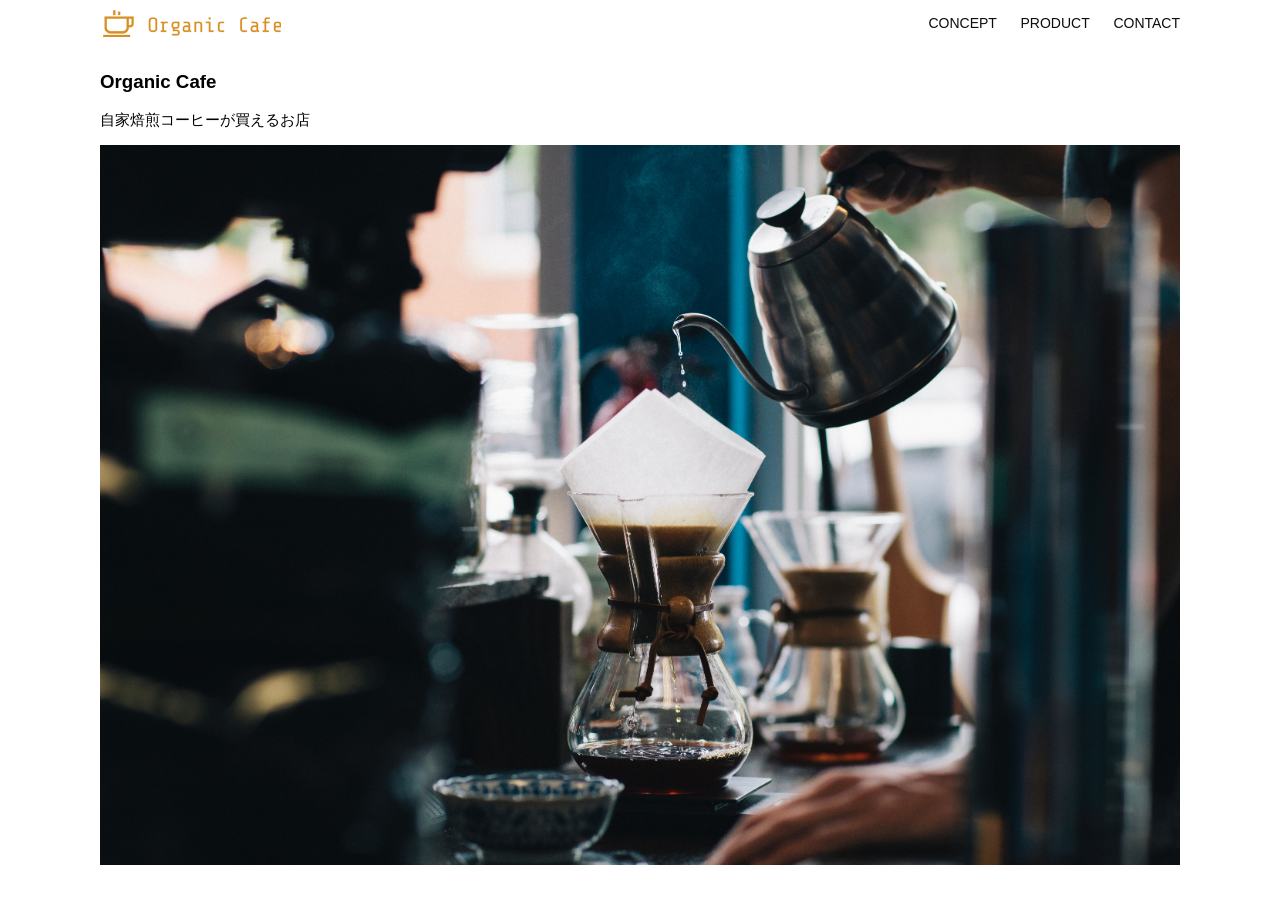
<file: html-css-kadai_013/index.html>
<!DOCTYPE html>
<html>
  <head>
    <title>Organic Cafe</title>
    <meta charset="UTF-8" />
    <meta name="description" content="自家焙煎のコーヒーがお家で楽しめるOrganic Cafe"/>
    <meta name="viewport" content="width=device-width, initial-scale=1.0" />
    <link rel="stylesheet" href="style.css" />
  </head>
  <body>
    <!-- ヘッダー -->
    <header>
      <!-- ロゴ -->
      <a href="index.html" id="logo"><img src="images/logo.png" alt="トップページに戻る"/></a>

      <!-- PC用ナビゲーション -->
      <nav id="nav-pc">
        <a href="index.html#concept">CONCEPT</a>
        <a href="index.html#product">PRODUCT</a>
        <a href="index.html#contact">CONTACT</a>
      </nav>

           <!-- スマホ用メニューボタン -->
    <img id="menu-sp" src="images/button-menu.png" alt="ナビゲーションを開く" onclick="document.getElementById('nav-sp').style.display = 'block'">

     <!--スマ　ナビ-->
     <nav id="nav-sp">
       <ul>
         <li>
           <img id="close" src="images/button-close.png" alt="ナビゲーションを閉じる" onclick="document.getElementById('nav-sp').style.display = 'none'">
         </li>
         <li>
           <a id="logo-sp" href="index.html" onclick="document.getElementById('nav-sp').style.display = 'none'">
             <img src="images/logo-sp.png" alt="トップページに戻る">
           </a>
         </li>
         <li>
           <a class="menu" href="index.html#concept" onclick="document.getElementById('nav-sp').style.display = 'none'">CONCEPT</a>
         </li>
         <li>
           <a class="menu" href="index.html#product" onclick="document.getElementById('nav-sp').style.display = 'none'">PRODUCT</a>
         </li>
         <li><a class="menu" href="index.html#contact" onclick="document.getElementById('nav-sp').style.display = 'none'">CONTACT</a>
         </li>
       </ul>
     </nav>
       
    </header>

    <main>
      <article>
        <!-- メインビジュアル -->
        <section id="main-visual">
          <div id="main-message">
            <h1>Organic Cafe</h1>
            <p>自家焙煎コーヒーが買えるお店</p>
          </div>
          <img src="images/main-image.jpg" alt="コーヒーをハンドドリップで淹れる画像"/>
        </section>
      </article>
    </main>
  </body>
</html>
</file>
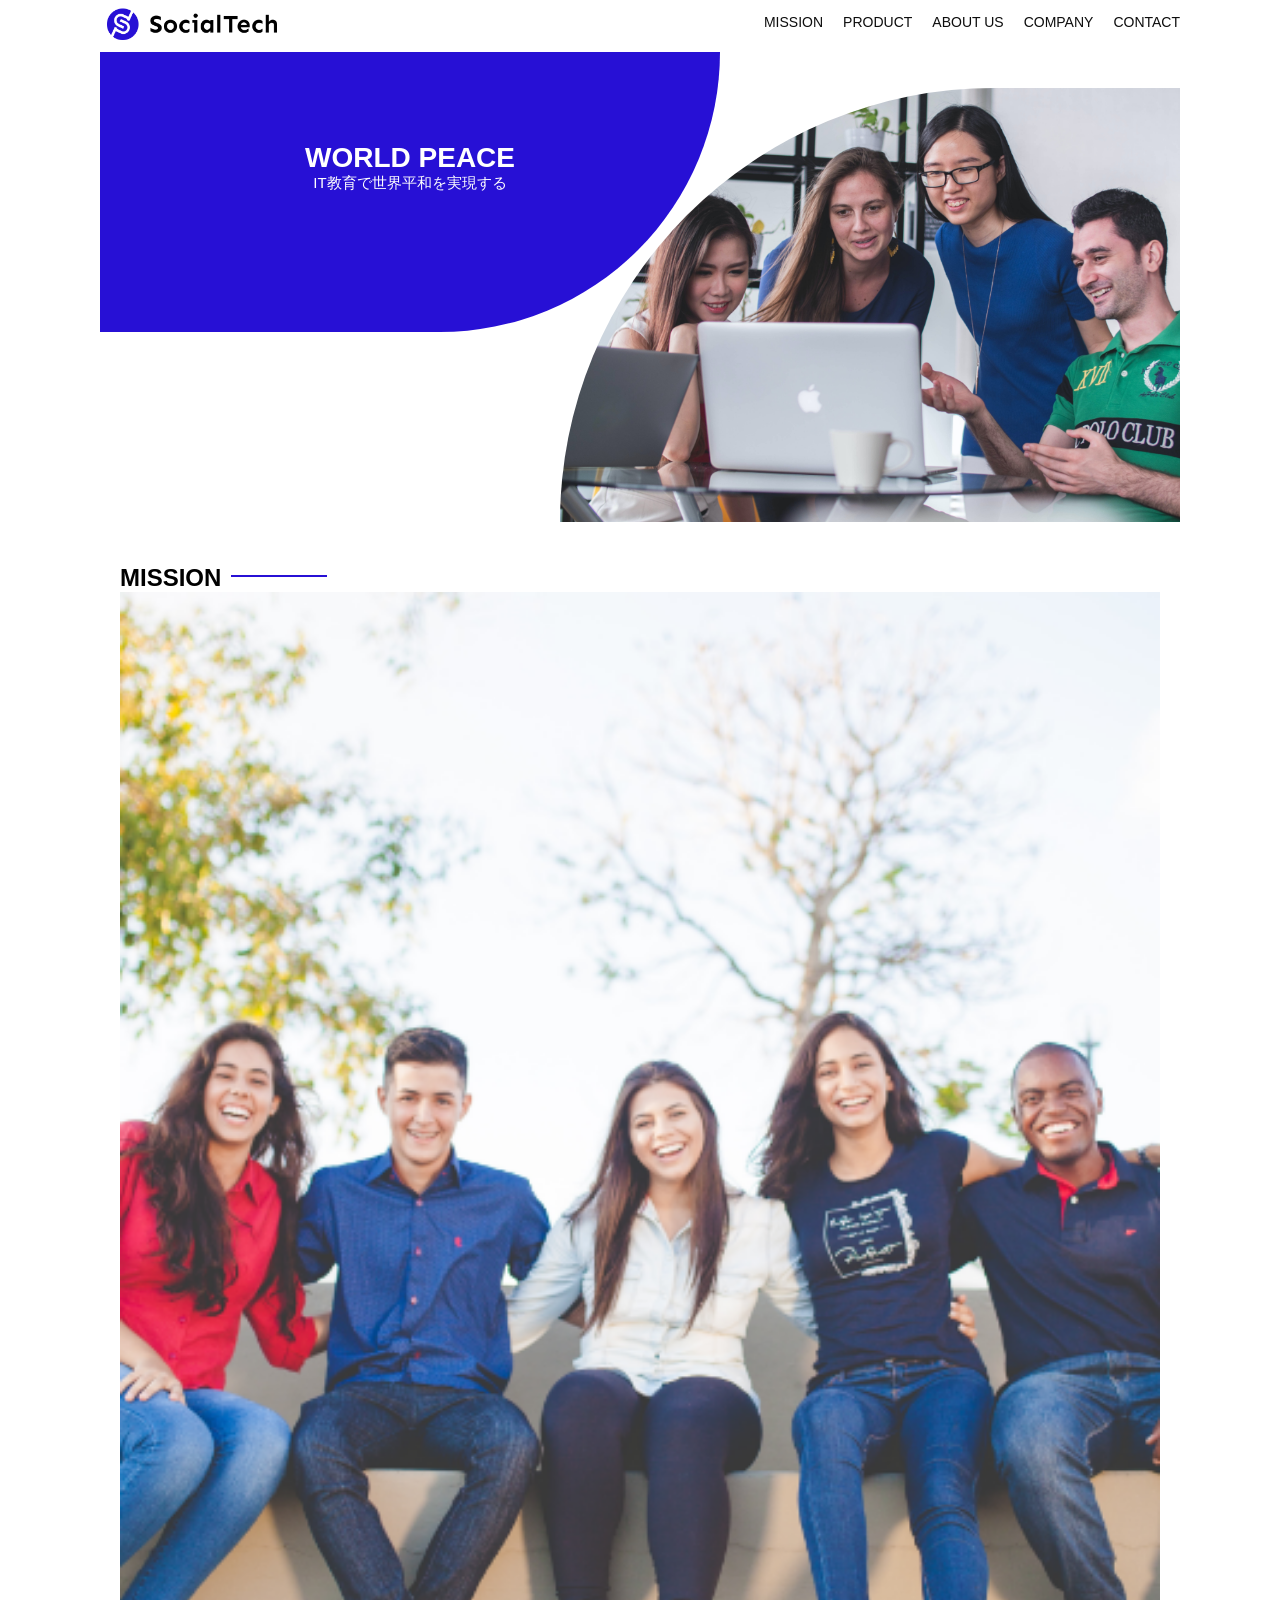
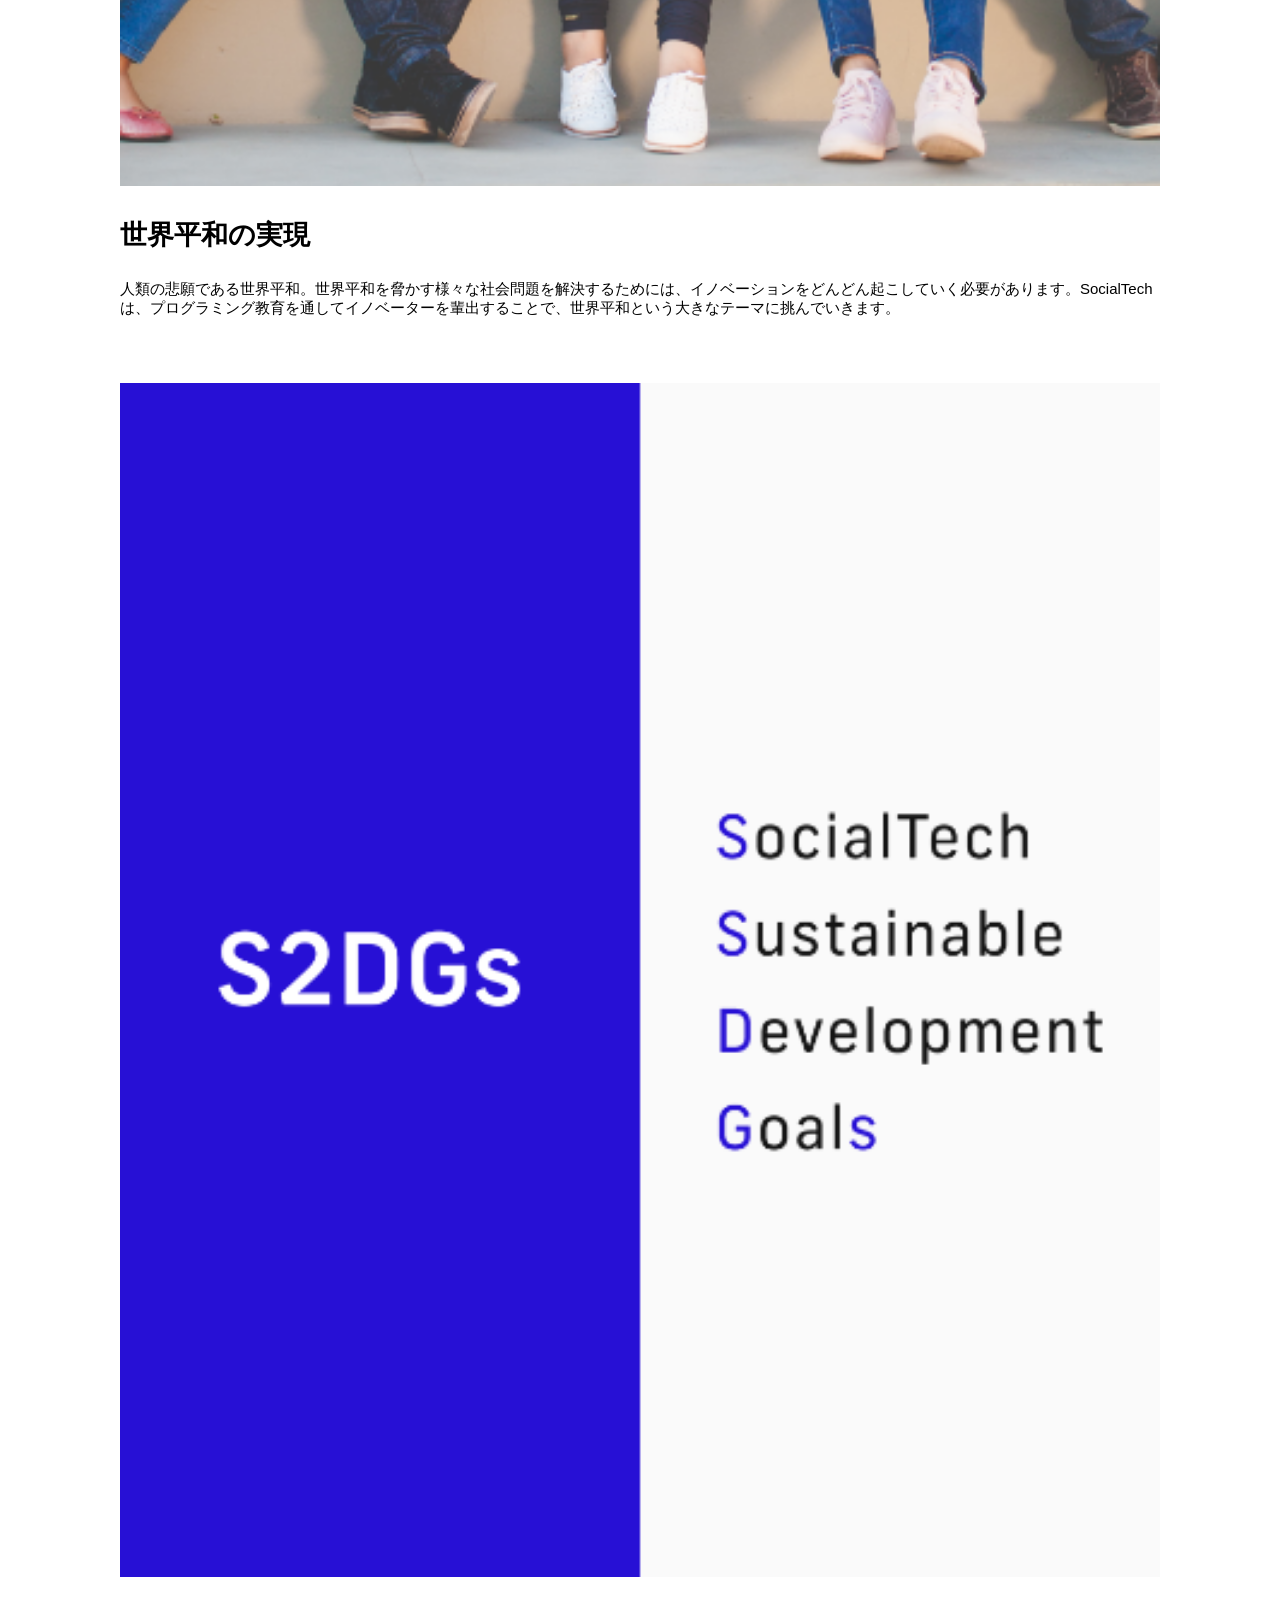
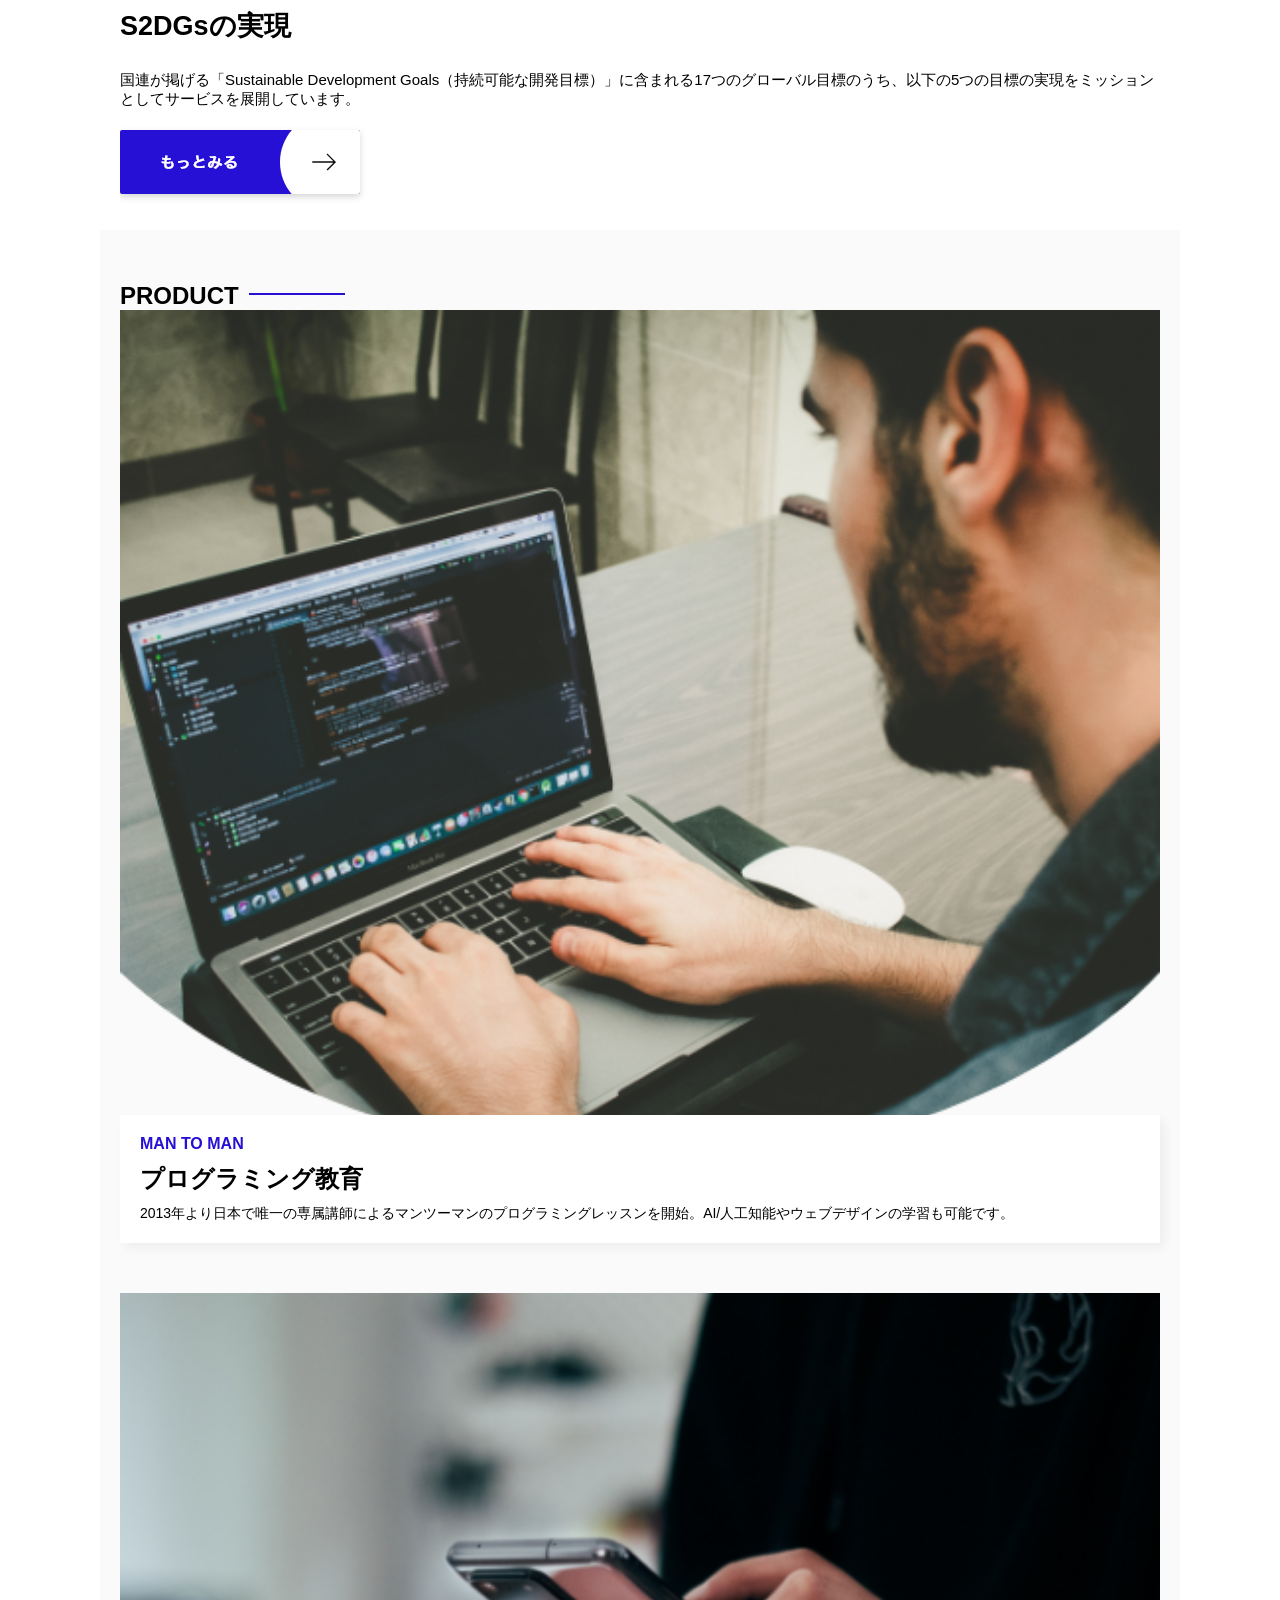
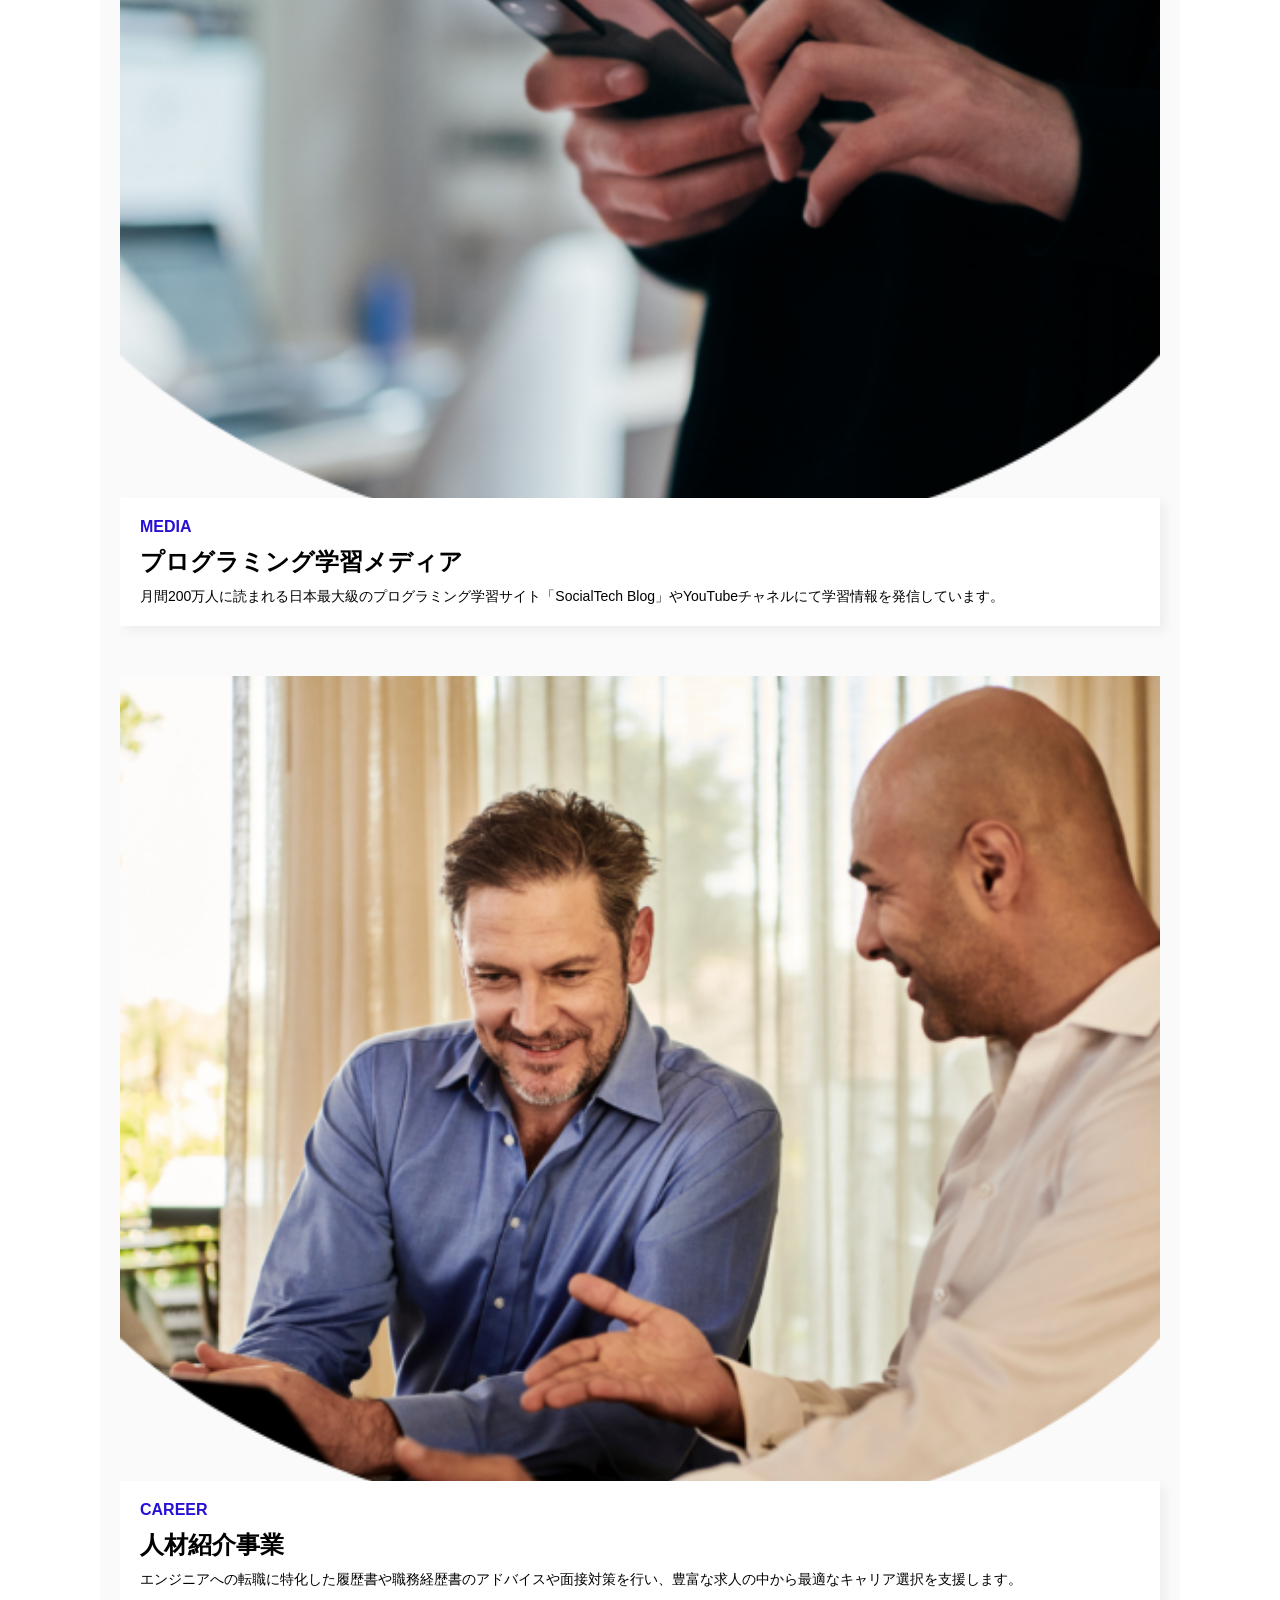
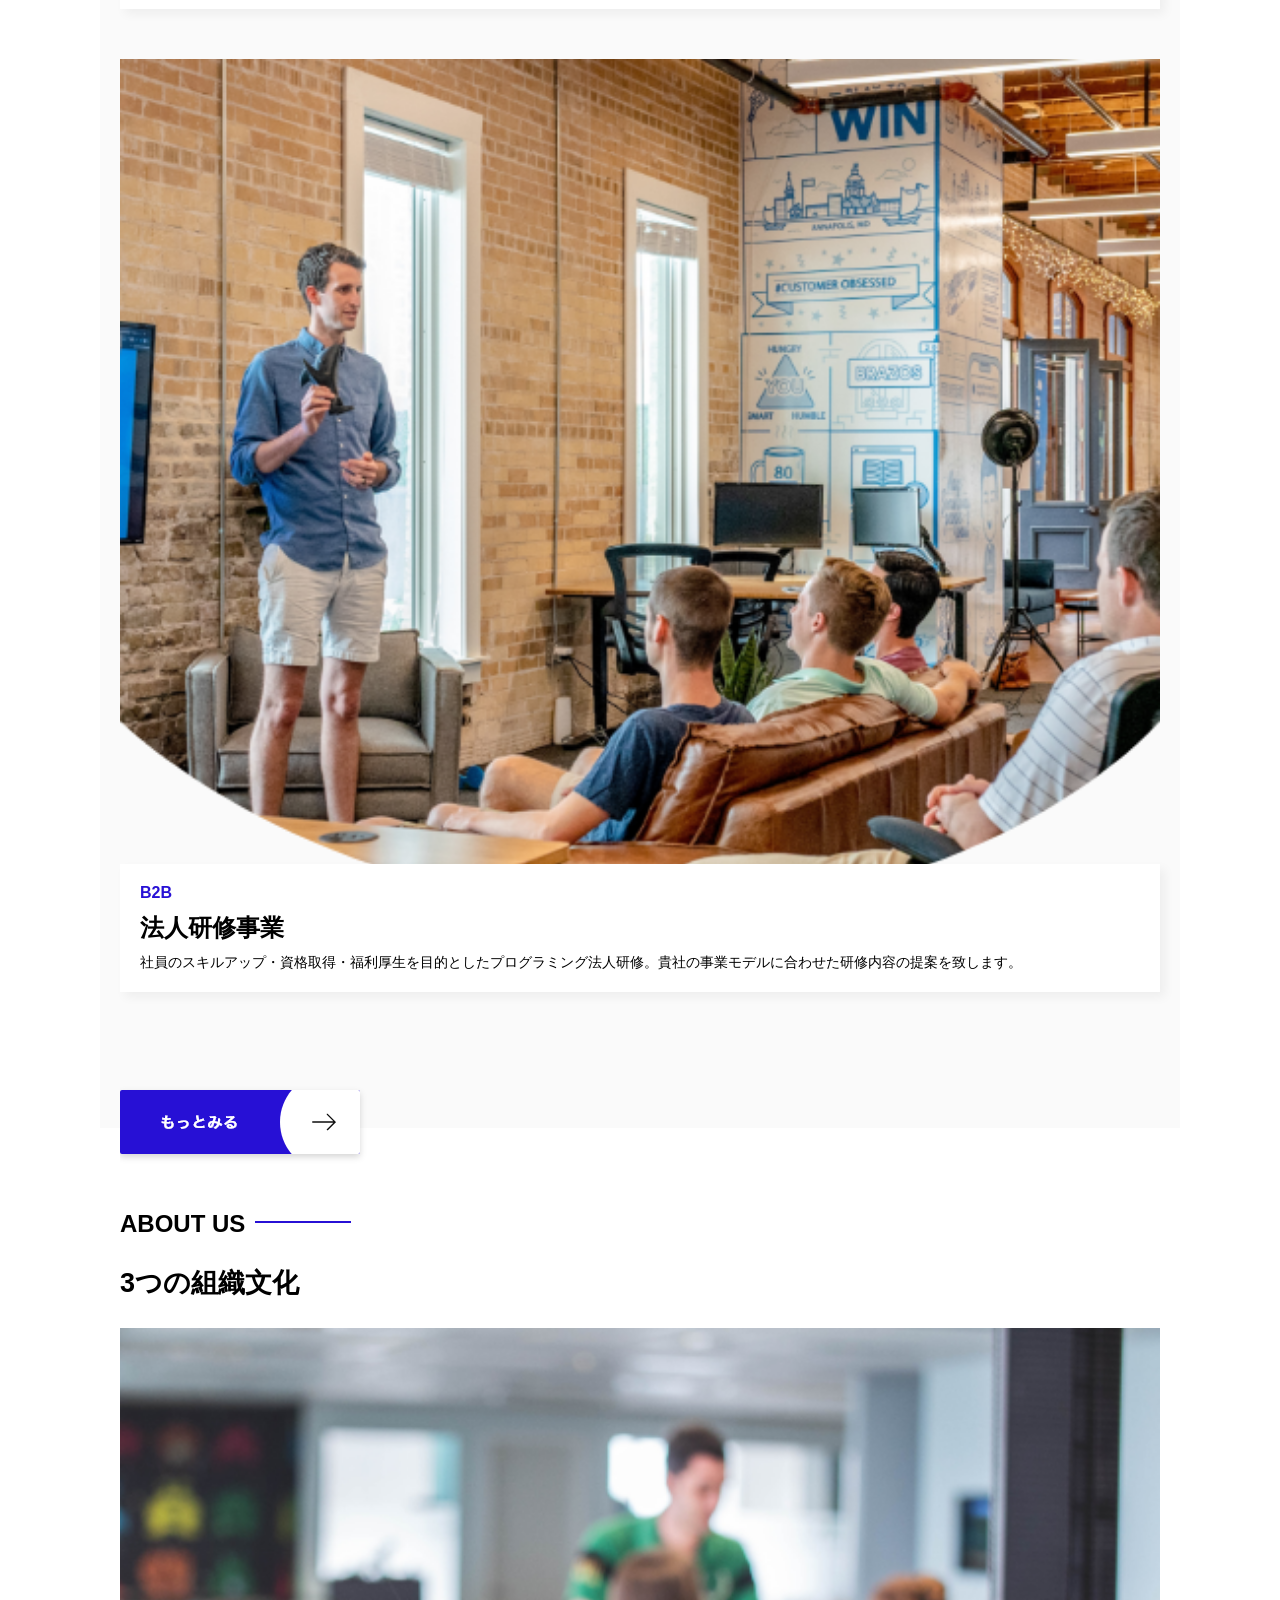
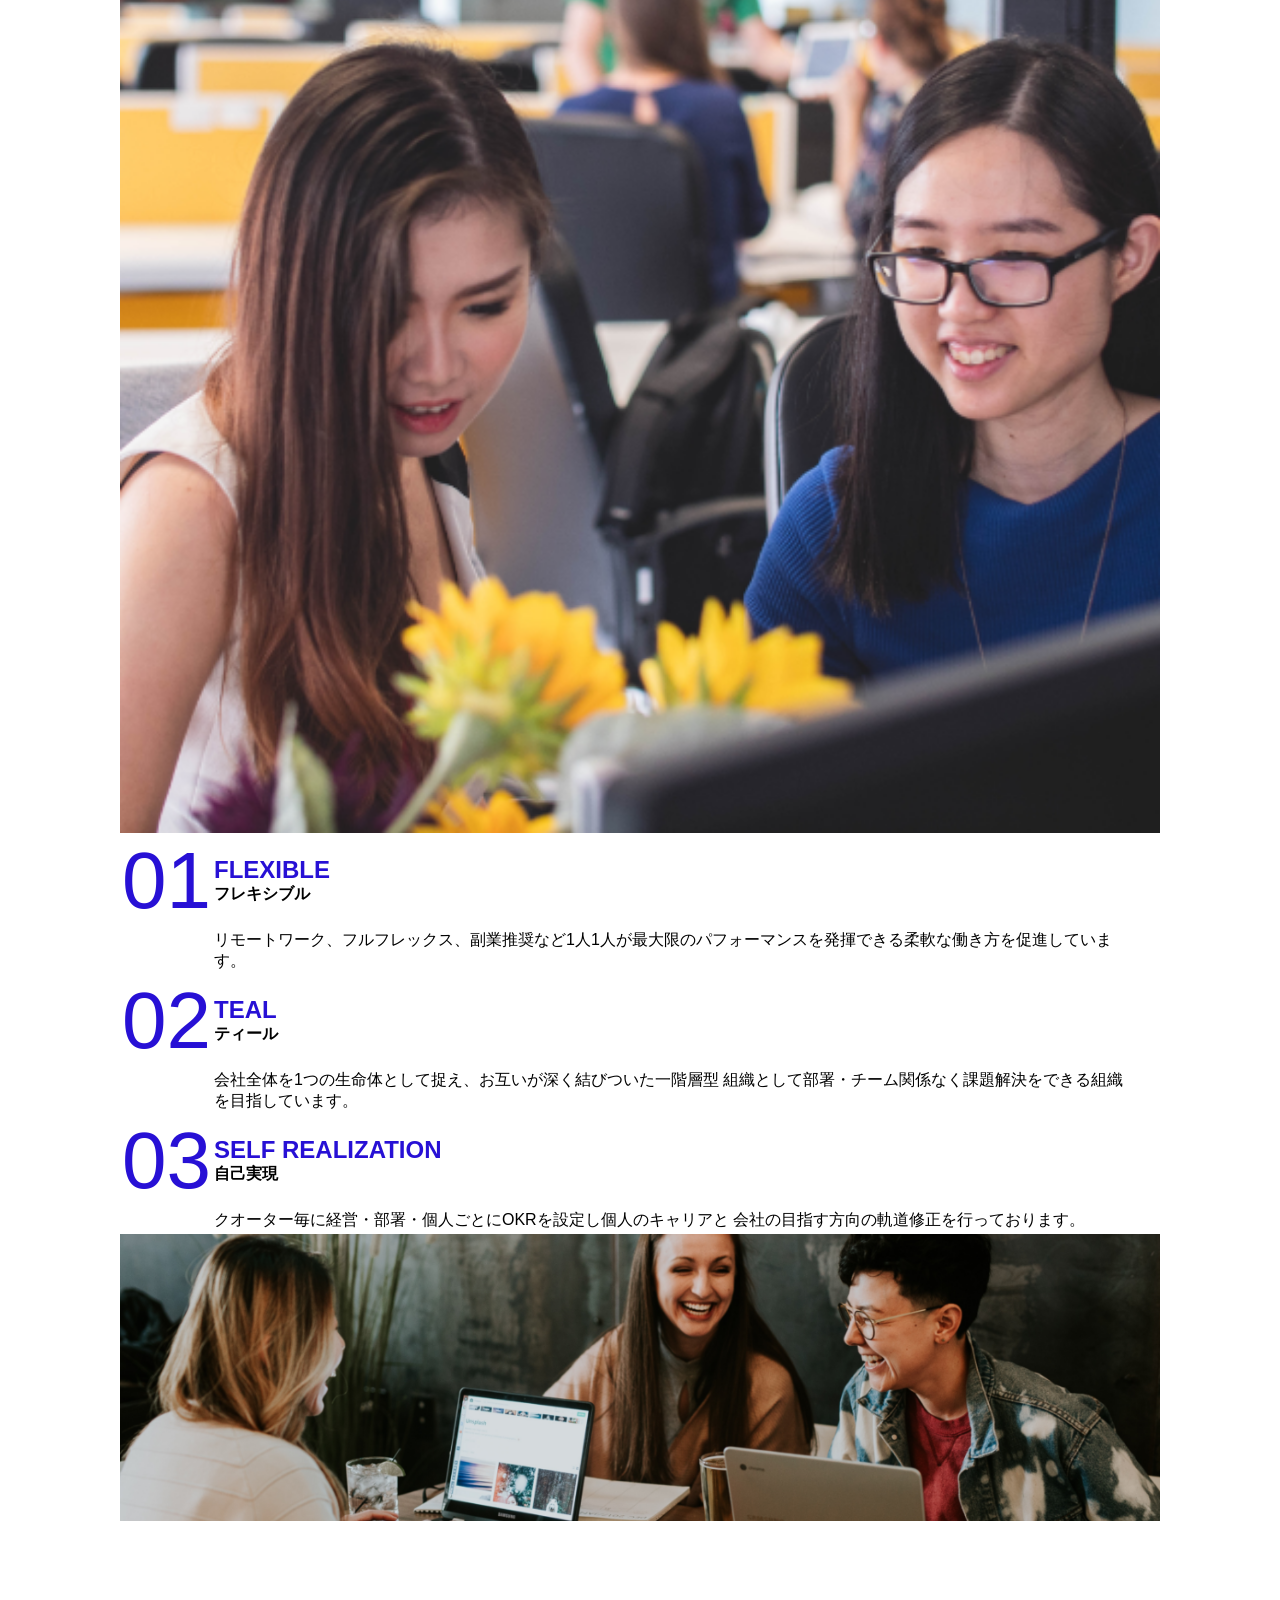
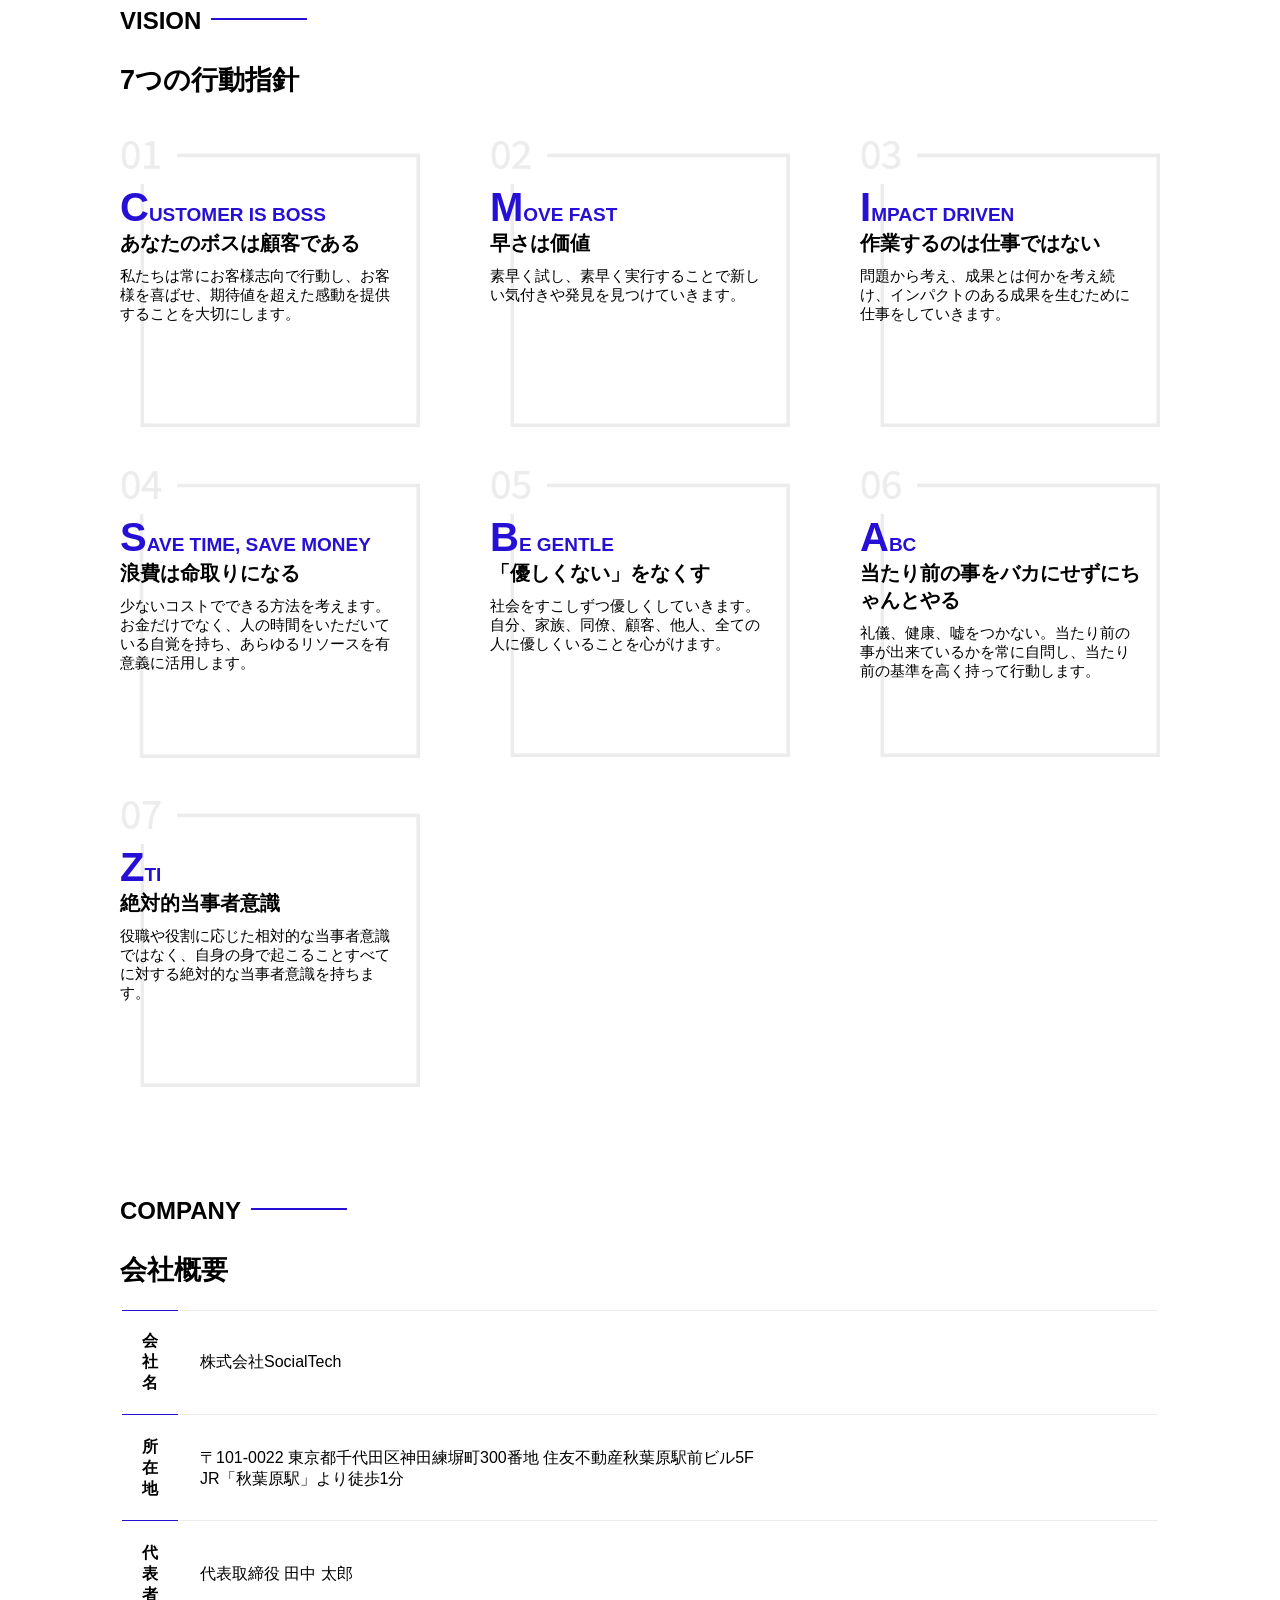
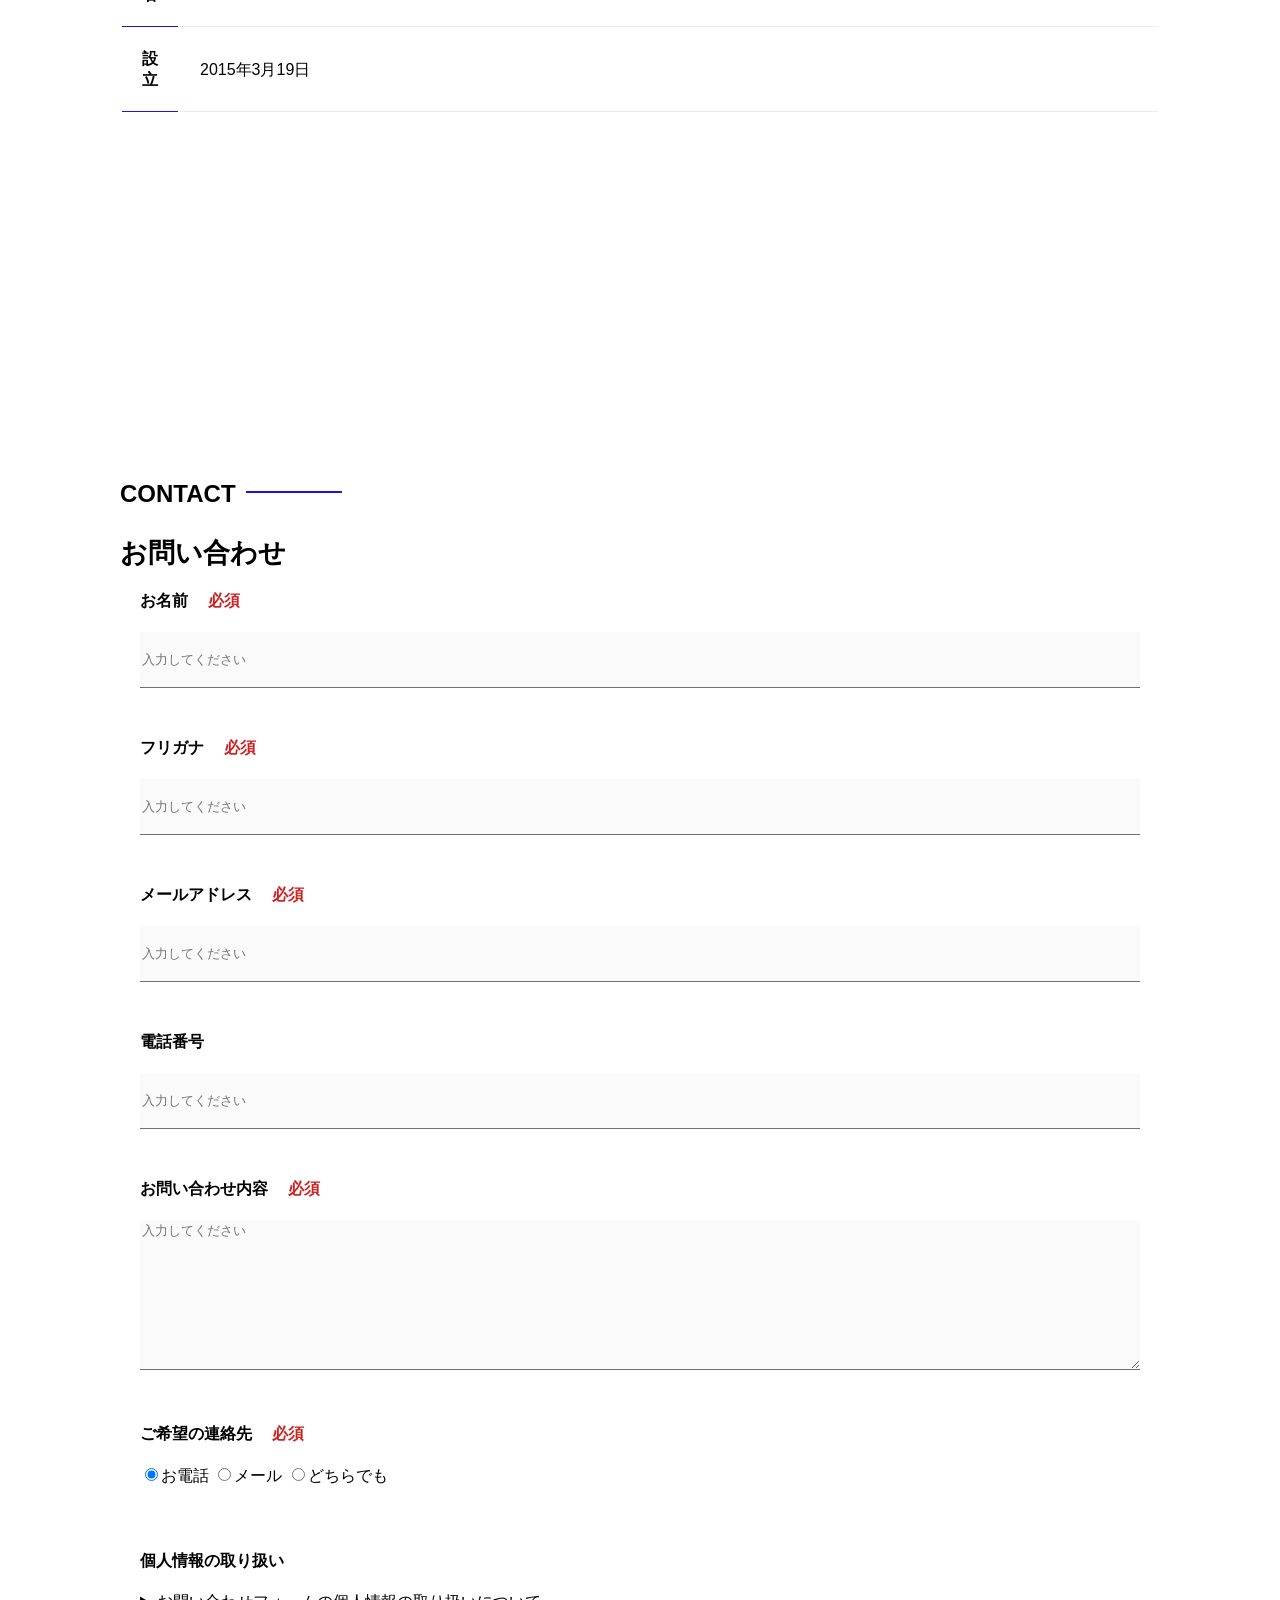
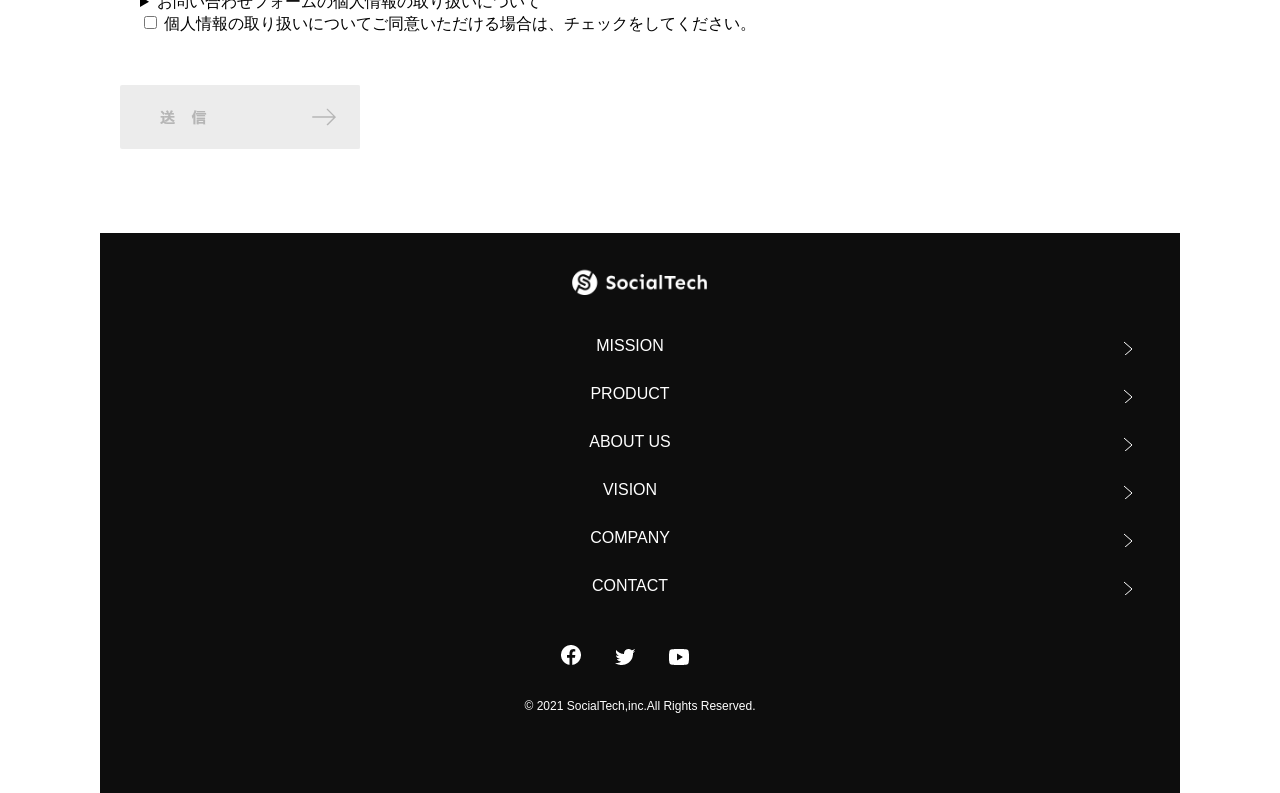
<file: socialtech/index.html>
<!DOCTYPE html>
<html>
<head>
  <title>SocialTech</title>
  <meta charset="UTF-8">
  <meta name="description" content="SocialTechはEdTech業界のリーディングカンパニーを目指します。">
  <meta name="viewport" content="width=device-width, initial-scale=1.0">
  <link rel="stylesheet" href="style.css">
</head>
<body>

  <header>
    
    <a href="index.html" id="logo">
      <img src="images/logo.png" alt="ロゴ">
    </a>
 

<nav id="nav-pc">
  <ul>
    <li><a href="mission.html">MISSION</a></li>
    <li><a href="product.html">PRODUCT</a></li>
    <li><a href="index.html#aboutus">ABOUT US</a></li>
    <li><a href= "index.html#vision">COMPANY</a></li>
    <li><a href="index.html#contact">CONTACT</a></li>  
  </ul>
</nav>
 <!-- スマホ用メニューボタン -->
       <button id="menu-sp" onclick="document.getElementById('nav-sp').style.display = 'block'">
         <img src="images/button-menu.png" alt="ナビゲーションを開く">
       </button>

<!-- スマホ用ナビゲーション -->
   <div id="nav-sp">
         <button id="close" onclick="document.getElementById('nav-sp').style.display = 'none'">
           <img src="images/button-close.png" alt="ナビゲーションを閉じる">
         </button>
 
         <nav>
           <ul>
             <li>
               <a id="logo-sp" href="index.html" onclick="document.getElementById('nav-sp').style.display = 'none'"><img src="images/logo-sp.png" alt="トップページに戻る"></a>
             </li>
             <li><a class="menu" href="mission.html" onclick="document.getElementById('nav-sp').style.display = 'none'">MISSION</a></li>
             <li><a class="menu" href="product.html" onclick="document.getElementById('nav-sp').style.display = 'none'">PRODUCT</a></li>
             <li><a class="menu" href="index.html#aboutus" onclick="document.getElementById('nav-sp').style.display = 'none'">ABOUT US</a></li>
             <li><a class="menu" href="index.html#vision" onclick="document.getElementById('nav-sp').style.display = 'none'">VISION</a></li>
             <li><a class="menu" href="index.html#company" onclick="document.getElementById('nav-sp').style.display = 'none'">COMPANY</a></li>
             <li><a class="menu" href="index.html#contact" onclick="document.getElementById('nav-sp').style.display = 'none'">CONTACT</a></li>
           </ul>
         </nav>
         <div id="sns">
           <a href="https://www.facebook.com/sejuku2013">
             <img src="images/button-facebook.png" alt="Facebookのリンク">
           </a>
           <a href="https://twitter.com/samuraijuku">
             <img src="images/button-twitter.png" alt="Twitterのリンク">
           </a>
           <a href="https://www.youtube.com/channel/UCCFOQO5aDK0xXam4cUQXT8g">
             <img src="images/button-youtube.png" alt="YouTubeのリンク">
           </a>
         </div>
       </div>  
</header>
 <main>
    <article>
      <!-- メインビジュアル -->
      <section id="main-visual">
        <div id="main-message">
          <h1>WORLD PEACE</h1>
          <p>IT教育で世界平和を実現する</p>
        </div>
        <img src="images/index/index-main.png" alt="PCの周りに集まる多国籍の仲間たち">
      </section>
      <!--ミッション-->
      <section id="mission">
        <h2 class="index-h2">MISSION</h2>
        <div id="mission-flex">
          <div>
            <img id="mission-photo" src="images/index/index-mission.png" alt="屋外のベンチで写真を撮影する多国籍の仲間たち">
            <h3>世界平和の実現</h3>
            <p>
              人類の悲願である世界平和。世界平和を脅かす様々な社会問題を解決するためには、イノベーションをどんどん起こしていく必要があります。SocialTechは、プログラミング教育を通してイノベーターを輩出することで、世界平和という大きなテーマに挑んでいきます。
            </p>
          </div>
          <div>
            <img id="s2dgs" src="images/index/s2dgs.png" alt="S2DGs">
            <h3>S2DGsの実現</h3>
            <p>国連が掲げる「Sustainable Development Goals（持続可能な開発目標）」に含まれる17つのグローバル目標のうち、以下の5つの目標の実現をミッションとしてサービスを展開しています。</p>
            <a href="mission.html">
              <img src="images/button-more.png" alt="もっとみる">
            </a>
          </div>
        </div>
      </section>
      <section id="product">
        <h2 class="index-h2">PRODUCT</h2>
        <div class="product-flex">
          
          <div id="product-left">
            <div>
              <img class="product-photo" src="images/index/index-mantoman.png" alt="PCでコードを書く男性">
              <div class="product-explain">
                <span>MAN TO MAN</span>
                <h3>プログラミング教育</h3>
                <p>2013年より日本で唯一の専属講師によるマンツーマンのプログラミングレッスンを開始。AI/人工知能やウェブデザインの学習も可能です。</p>
              </div>
            </div>
            <div>
              <img class="product-photo" src="images/index/index-media.png" alt="スマートフォンを操作する人">
              <div class="product-explain">
                <span>MEDIA</span>
                <h3>プログラミング学習メディア</h3>
                <p>月間200万人に読まれる日本最大級のプログラミング学習サイト「SocialTech Blog」やYouTubeチャネルにて学習情報を発信しています。</p>
              </div>
            </div>
          </div>

          <div id="product-right">
            <div>
              <img class="product-photo" src="images/index/index-career.png" alt="笑顔で話し合う2人の男性">
              <div class="product-explain">
                <span>CAREER</span>
                <h3>人材紹介事業</h3>
                <p>エンジニアへの転職に特化した履歴書や職務経歴書のアドバイスや面接対策を行い、豊富な求人の中から最適なキャリア選択を支援します。</p>
              </div>
            </div>
            <div>
              <img class="product-photo" src="images/index/index-b2b.png" alt="講演中の男性とそれを聴く人々">
              <div class="product-explain">
                <span>B2B</span>
                <h3>法人研修事業</h3>
                <p>社員のスキルアップ・資格取得・福利厚生を目的としたプログラミング法人研修。貴社の事業モデルに合わせた研修内容の提案を致します。</p>
              </div>
            </div>
          </div>

        </div> <div id="product-more">
          <a href="product.html">
            <img src="images/button-more.png" alt="もっとみる">
          </a>
        </div>
      </section>
      <section id ="aboutus">
        <h2 class="index-h2">ABOUT US</h2>
        <h3>3つの組織文化</h3>
        <div>
        <table class="culture-table">
            <tr>
              <td class="culture-num">01</td>
              <th><span class="culture-en">FLEXIBLE</span><br>フレキシブル</th>
            </tr>
            <tr>
              <td>
                <!--空のセル-->
              </td>
              <td class="culture-description">リモートワーク、フルフレックス、副業推奨など1人1人が最大限のパフォーマンスを発揮できる柔軟な働き方を促進しています。</td>
            </tr>
            <tr>
              <td class="culture-num">02</td>
              <th><span class="culture-en">TEAL</span><br>ティール</th>
            </tr>
            <tr>
              <td>
                <!--空のセル-->
              </td>
              <td class="culture-description">会社全体を1つの生命体として捉え、お互いが深く結びついた一階層型 組織として部署・チーム関係なく課題解決をできる組織を目指しています。</td>
            </tr>
            <tr>
              <td class="culture-num">03</td>
              <th><span class="culture-en">SELF REALIZATION</span><br>自己実現</th>
            </tr>
            <tr>
              <td>
                <!--空のセル-->
              </td>
              <td class="culture-description">クオーター毎に経営・部署・個人ごとにOKRを設定し個人のキャリアと 会社の目指す方向の軌道修正を行っております。</td>
            </tr>
          </table>
          <img class="culture-img" src="images/index/index-aboutus1.png" alt="笑顔で話し合う2人の女性">
        </div> 
        <img class="culture-img2" src="images/index/index-aboutus2.png" alt="笑顔で話し合う3人の男女">
      </section>
      <section id="vision">
        <h2 class="index-h2">VISION</h2>
        <h3>7つの行動指針</h3>
        <div>
          <div class="vision-box">
            <img src="images/index/vision-01.png" alt="01">
            <div>
               <h4>CUSTOMER IS BOSS</h4>
                 <h5>あなたのボスは顧客である</h5>
                 <p>私たちは常にお客様志向で行動し、お客様を喜ばせ、期待値を超えた感動を提供することを大切にします。</p>
            </div>
          </div>
          <div class="vision-box">
               <img src="images/index/vision-02.png" alt="02">
               <div>
                 <h4>MOVE FAST</h4>
                 <h5>早さは価値</h5>
                 <p>素早く試し、素早く実行することで新しい気付きや発見を見つけていきます。</p>
               </div>
             </div>
             <div class="vision-box">
               <img src="images/index/vision-03.png" alt="03">
               <div>
                 <h4>IMPACT DRIVEN</h4>
                 <h5>作業するのは仕事ではない</h5>
                 <p>問題から考え、成果とは何かを考え続け、インパクトのある成果を生むために仕事をしていきます。</p>
               </div>
             </div>
             <div class="vision-box">
               <img src="images/index/vision-04.png" alt="04">
               <div>
                 <h4>SAVE TIME, SAVE MONEY</h4>
                 <h5>浪費は命取りになる</h5>
                 <p>少ないコストでできる方法を考えます。お金だけでなく、人の時間をいただいている自覚を持ち、あらゆるリソースを有意義に活用します。</p>
               </div>
             </div>
             <div class="vision-box">
               <img src="images/index/vision-05.png" alt="05">
               <div>
                 <h4>BE GENTLE</h4>
                 <h5>「優しくない」をなくす</h5>
                 <p>社会をすこしずつ優しくしていきます。自分、家族、同僚、顧客、他人、全ての人に優しくいることを心がけます。</p>
               </div>
             </div>
             <div class="vision-box">
               <img src="images/index/vision-06.png" alt="06">
               <div>
                 <h4>ABC</h4>
                 <h5>当たり前の事をバカにせずにちゃんとやる</h5>
                 <p>礼儀、健康、嘘をつかない。当たり前の事が出来ているかを常に自問し、当たり前の基準を高く持って行動します。</p>
               </div>
             </div>
             <div class="vision-box">
               <img src="images/index/vision-07.png" alt="07">
               <div>
                 <h4>ZTI</h4>
                 <h5>絶対的当事者意識</h5>
                 <p>役職や役割に応じた相対的な当事者意識ではなく、自身の身で起こることすべてに対する絶対的な当事者意識を持ちます。</p>
               </div>
             </div>
        </div>
      </section>

     <section id="company">
       <h2 class="index-h2">COMPANY</h2>
       <h3>会社概要</h3>
           <table id="company-table">
             <tr>
               <th class="tableheader tableheader-first">会社名</th>
               <td class="cell cell-first">株式会社SocialTech</td>
             </tr>
             <tr>
               <th class="tableheader">所在地</th>
               <td class="cell">〒101-0022 東京都千代田区神田練塀町300番地 住友不動産秋葉原駅前ビル5F<br>JR「秋葉原駅」より徒歩1分</td>
             </tr>
             <tr>
               <th class="tableheader">代表者</th>
               <td class="cell">代表取締役 田中 太郎</td>
             </tr>
             <tr>
               <th class="tableheader">設立</th>   
               <td class="cell">2015年3月19日</td>
             </tr>
           </table>
      <iframe 
 src="https://www.google.com/maps/embed?pb=!1m18!1m12!1m3!1d3240.0688551336807!2d139.7720776771055!3d35.69992317258124!2m3!1f0!2f0!3f0!3m2!1i1024!2i768!4f13.1!3m3!1m2!1s0x60188fee13660e23%3A0x77137876edf742ac!2z5L2P5Y-L5LiN5YuV55Sj56eL6JGJ5Y6f6aeF5YmN44OT44Or!5e0!3m2!1sja!2sjp!4v1704858013291!5m2!1sja!2sjp" 
 style="border: 0" allowfullscreen="" loading="lazy">
 </iframe>     
     </section>
     

  <!--======== 前略 ========-->

        <!-- お問い合わせフォーム -->
        <section id="contact">
          <h2 class="index-h2">CONTACT</h2>
          <h3>お問い合わせ</h3>
          <form>
            <div>
              <div class="contact-heading">
                <label class="contact-label">お名前<span class="contact-span">必須</span></label>
              </div>
              <div>
                <input type="text" name="name" placeholder="入力してください" class="contact-textbox">
              </div>
            </div>
            <div>
              <div class="contact-heading">
                <label class="contact-label">フリガナ<span class="contact-span">必須</span></label>
              </div>
              <div>
                <input type="text" name="hurigana" placeholder="入力してください" class="contact-textbox">
              </div>
            </div>
            <div>
              <div class="contact-heading">
                <label class="contact-label">メールアドレス<span class="contact-span">必須</span></label>
              </div>
              <div>
                <input type="text" name="email" placeholder="入力してください" class="contact-textbox">
              </div>
            </div>
            <div>
              <div class="contact-heading">
                <label class="contact-label">電話番号</label>
              </div>
              <div>
                <input type="text" name="tel" placeholder="入力してください" class="contact-textbox">
              </div>
            </div>
            <div>
              <div class="contact-heading">
                <label class="contact-label">お問い合わせ内容<span class="contact-span">必須</span></label>
              </div>
              <div>
                <textarea class="contact-textarea" placeholder="入力してください" name="message"></textarea>
              </div>
            </div>
            <div>
              <div class="contact-heading">
                <label class="contact-label">ご希望の連絡先<span class="contact-span">必須</span></label>
              </div>
              <div><input class="radiobutton" type="radio" value="tel" name="contact" checked><label>お電話</label> <input class="radiobutton" type="radio" value="mail" name="contact"><label>メール</label> <input class="radiobutton" type="radio" value="both" name="contact"><label>どちらでも</label></div>
            </div>
            <div>
              <div class="contact-heading">
                <label class="contact-label">個人情報の取り扱い</label>
              </div>
              <div>
                <details>
                  <summary>お問い合わせフォームの個人情報の取り扱いについて</summary>
                  <div>
                    <dl>
                      <dt>１．組織の名称又は氏名</dt>
                      <dd>株式会社SocialTech</dd>
                      <dt>２．個人情報保護管理者（若しくはその代理人）の氏名又は職名、所属及び連絡先</dt>
                      <dd>
                        <p>鈴木 一郎 コーポレート部</p>
                        <p>メールアドレス：samurai@example.com</p>
                        <p>TEL：03-1234-5678</p>
                      </dd>
                      <dt>３．個人情報の利用目的</dt>
                      <dd>
                        <ul>
                          <li>本サービス及び本サービスに関連する情報の提供又はそれらに関する連絡のため</li>
                          <li>ユーザーの本人確認のため</li>
                          <li>当社サービスのご案内のため</li>
                          <li>当社の商品等の広告または宣伝（電子メールによるものを含むものとします。）</li>
                        </ul>
                      </dd>
                      <dt>４．個人情報の取り扱い業務の委託</dt>
                      <dd>個人情報の取扱業務の全部または一部を外部に業務委託する場合があります。その際、弊社は、個人情報を適切に保護できる管理体制を敷き実行していることを条件として委託先を厳選したうえで、機密保持契約を委託先と締結し、お客様の個人情報を厳密に管理させます。</dd>
                      <dt>５．個人情報の開示等の請求</dt>
                      <dd>
                        お客様は、弊社に対してご自身の個人情報の開示等（利用目的の通知、開示、内容の訂正・追加・削除、利用の停止または消去、第三者への提供の停止）に関して、当社問合わせ窓口に申し出ることができます。<br>
                        その際、弊社はお客様ご本人を確認させていただいたうえで、合理的な期間内に対応いたします。<br>
                        なお、個人情報に関する弊社問合わせ先は、次の通りです。
                      </dd>
                      <dd>
                        <p>株式会社SocialTech　個人情報問合せ窓口</p>
                        <p>〒150-0043　東京都千代田区神田練塀町300番地 住友不動産秋葉原駅前ビル5F</p>
                        <p>メールアドレス：samurai@example.com　TEL：03-1234-5678</p>
                      </dd>

                      <dt>６．個人情報を提供されることの任意性について</dt>
                      <dd>お客様がご自身の個人情報を弊社に提供されるか否かは、お客様のご判断によりますが、もしご提供されない場合には、適切なサービスが提供できない場合がありますので予めご了承ください。</dd>
                    </dl>
                  </div>
                </details>
                <input type="checkbox" name="agree">
                <span>個人情報の取り扱いについてご同意いただける場合は、チェックをしてください。</span>
              </div>
            </div>
             <input type="image" src="images/button-submit.png" alt="送信する">
          </form>
        </section>
      </article>
    </main>
    <footer>
      <div id="footer-logo">
        <img src="images/logo-sp.png" alt="SocialTech">
      </div>
      <div id="footer-link">
        <a href="mission.html">MISSION</a>
        <a href="product.html">PRODUCT</a>
        <a href="index.html#aboutus">ABOUT US</a>
        <a href="index.html#vision">VISION</a>
        <a href="index.html#company">COMPANY</a>
        <a href="index.html#contact">CONTACT</a>
      </div>
      <div id="sns-footer">
        <div class="sns-btns">
        <a href="https://www.facebook.com/sejuku2013"><img src="images/button-facebook.png" alt="Facebookのリンク"></a>
        <a href="https://twitter.com/samuraijuku"><img src="images/button-twitter.png" alt="Twitterのリンク"></a>
        <a href="https://www.youtube.com/channel/UCCFOQO5aDK0xXam4cUQXT8g"><img src="images/button-youtube.png" alt="YouTubeのリンク"></a>
       </div>
        <p id="copyright">&copy; 2021 SocialTech,inc.All Rights Reserved.</p>
       </div>
    </footer>

</body>

</html>
      </div>
    </footer>
</body>

</html>
</file>
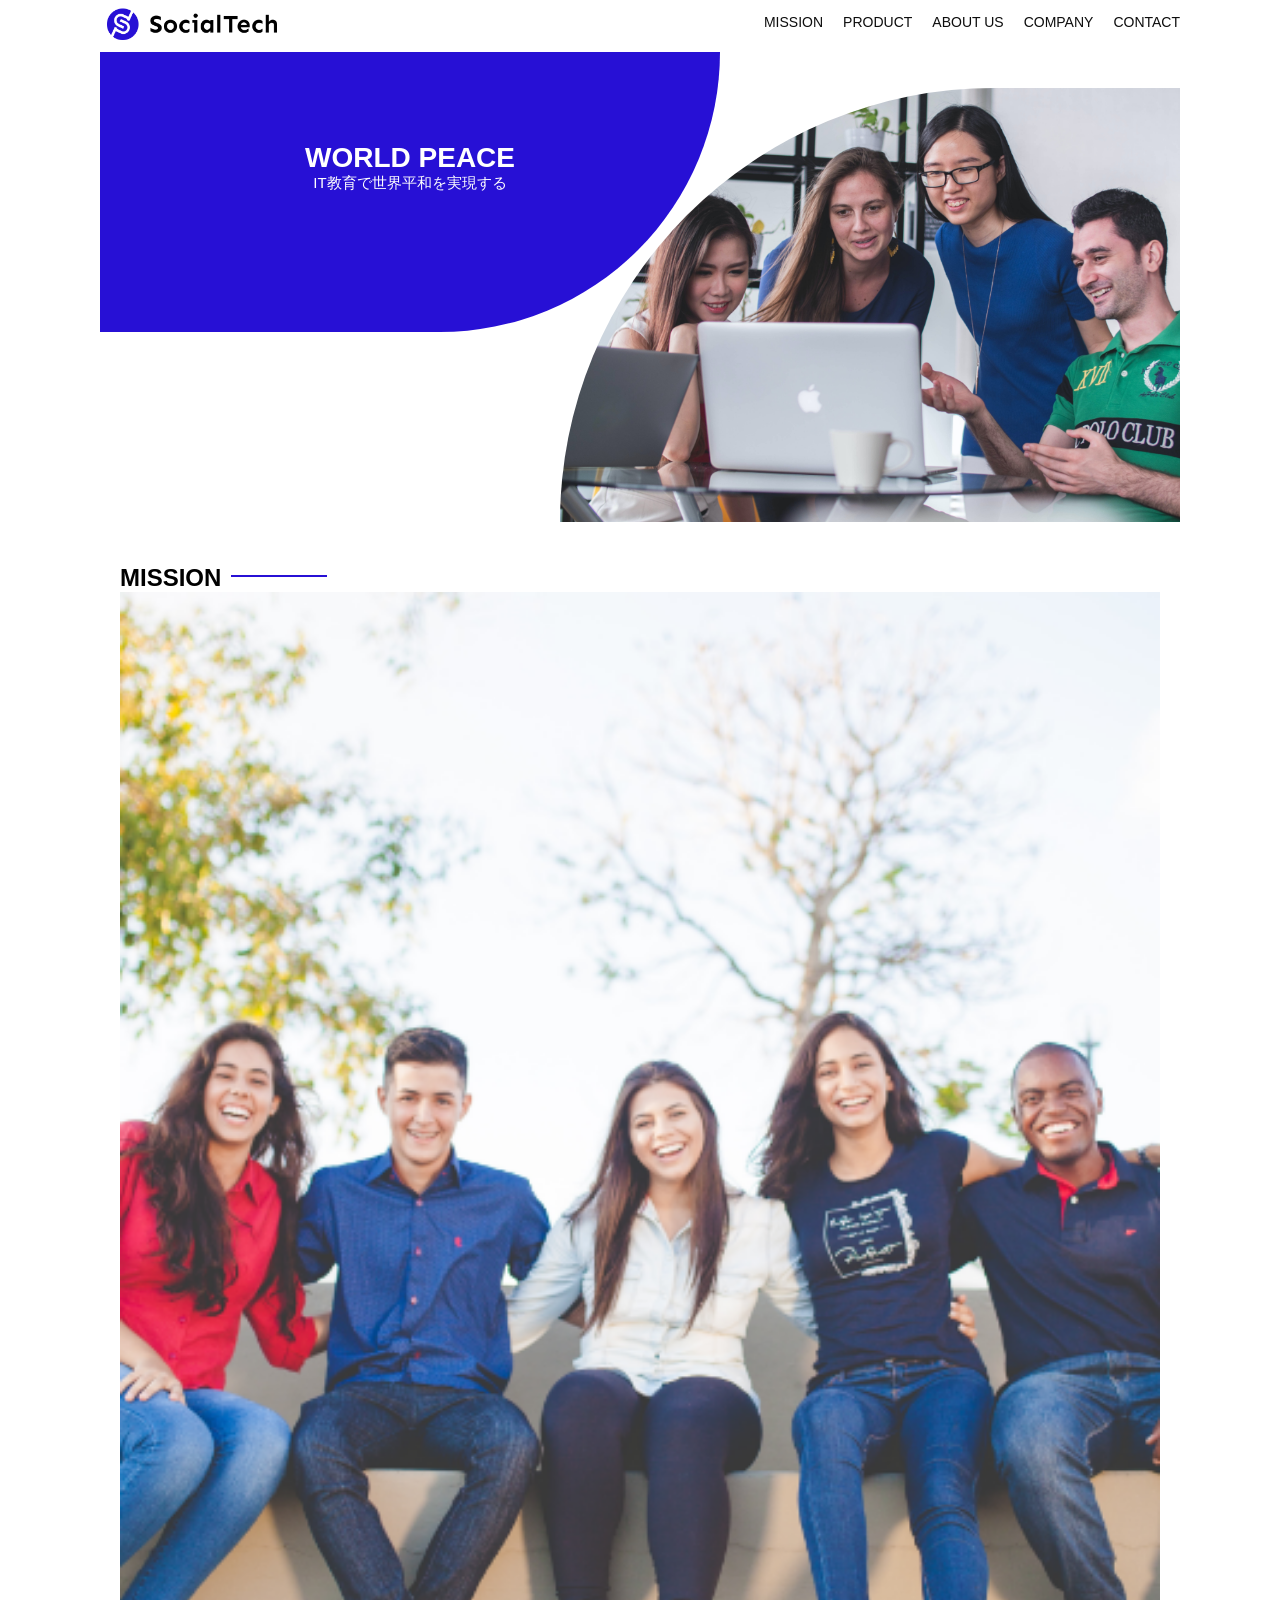
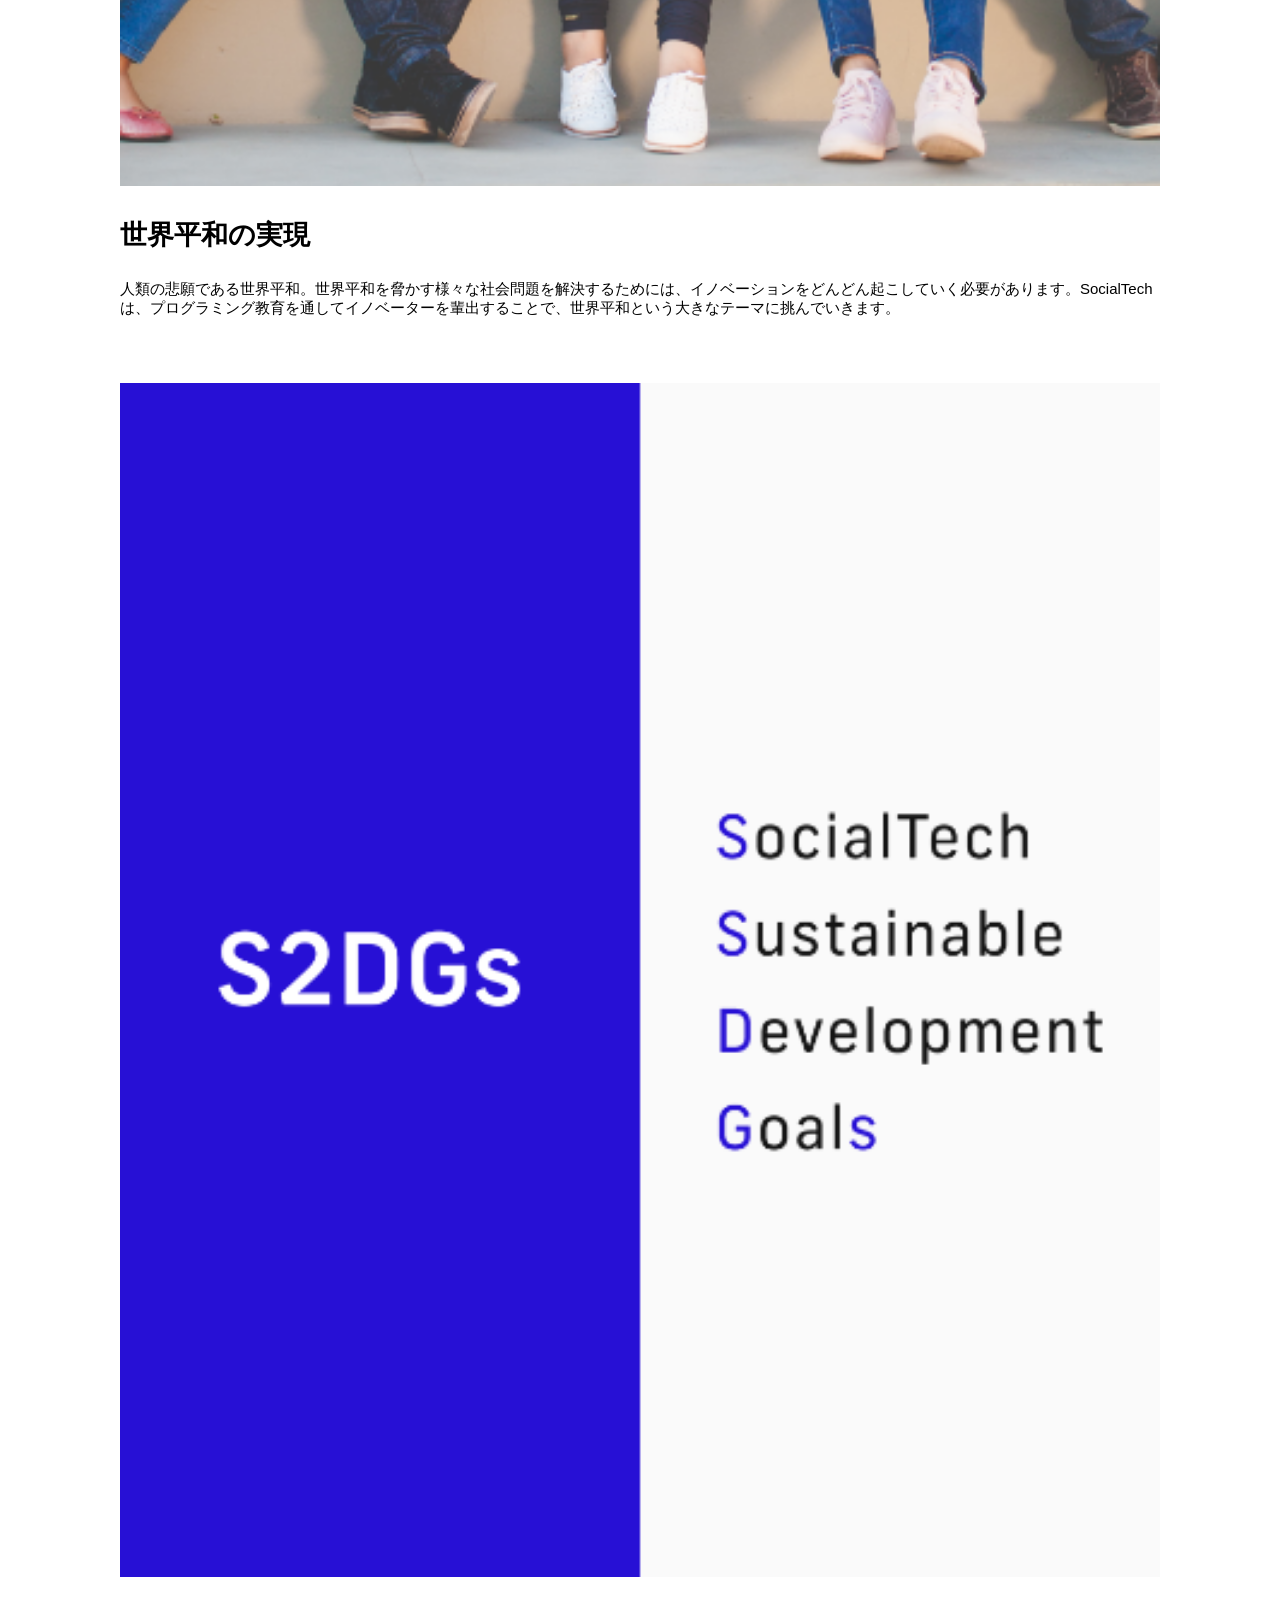
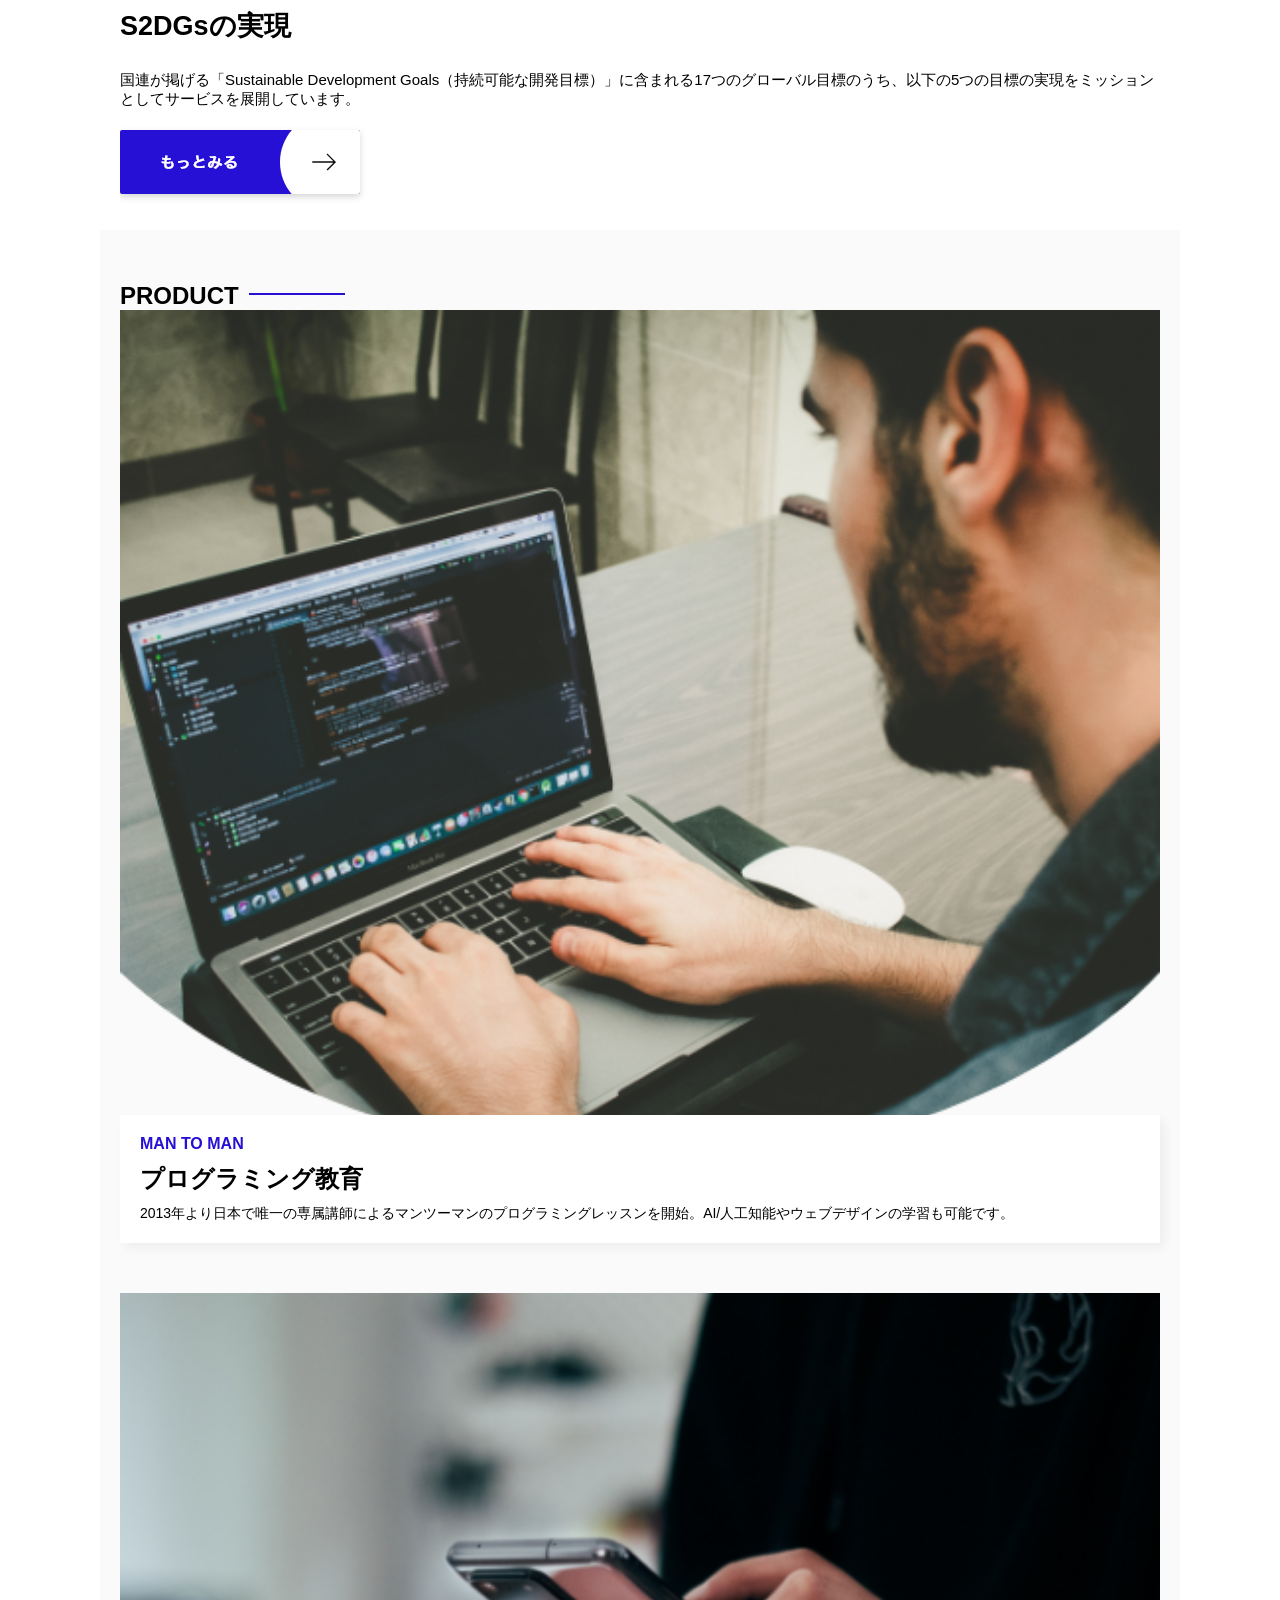
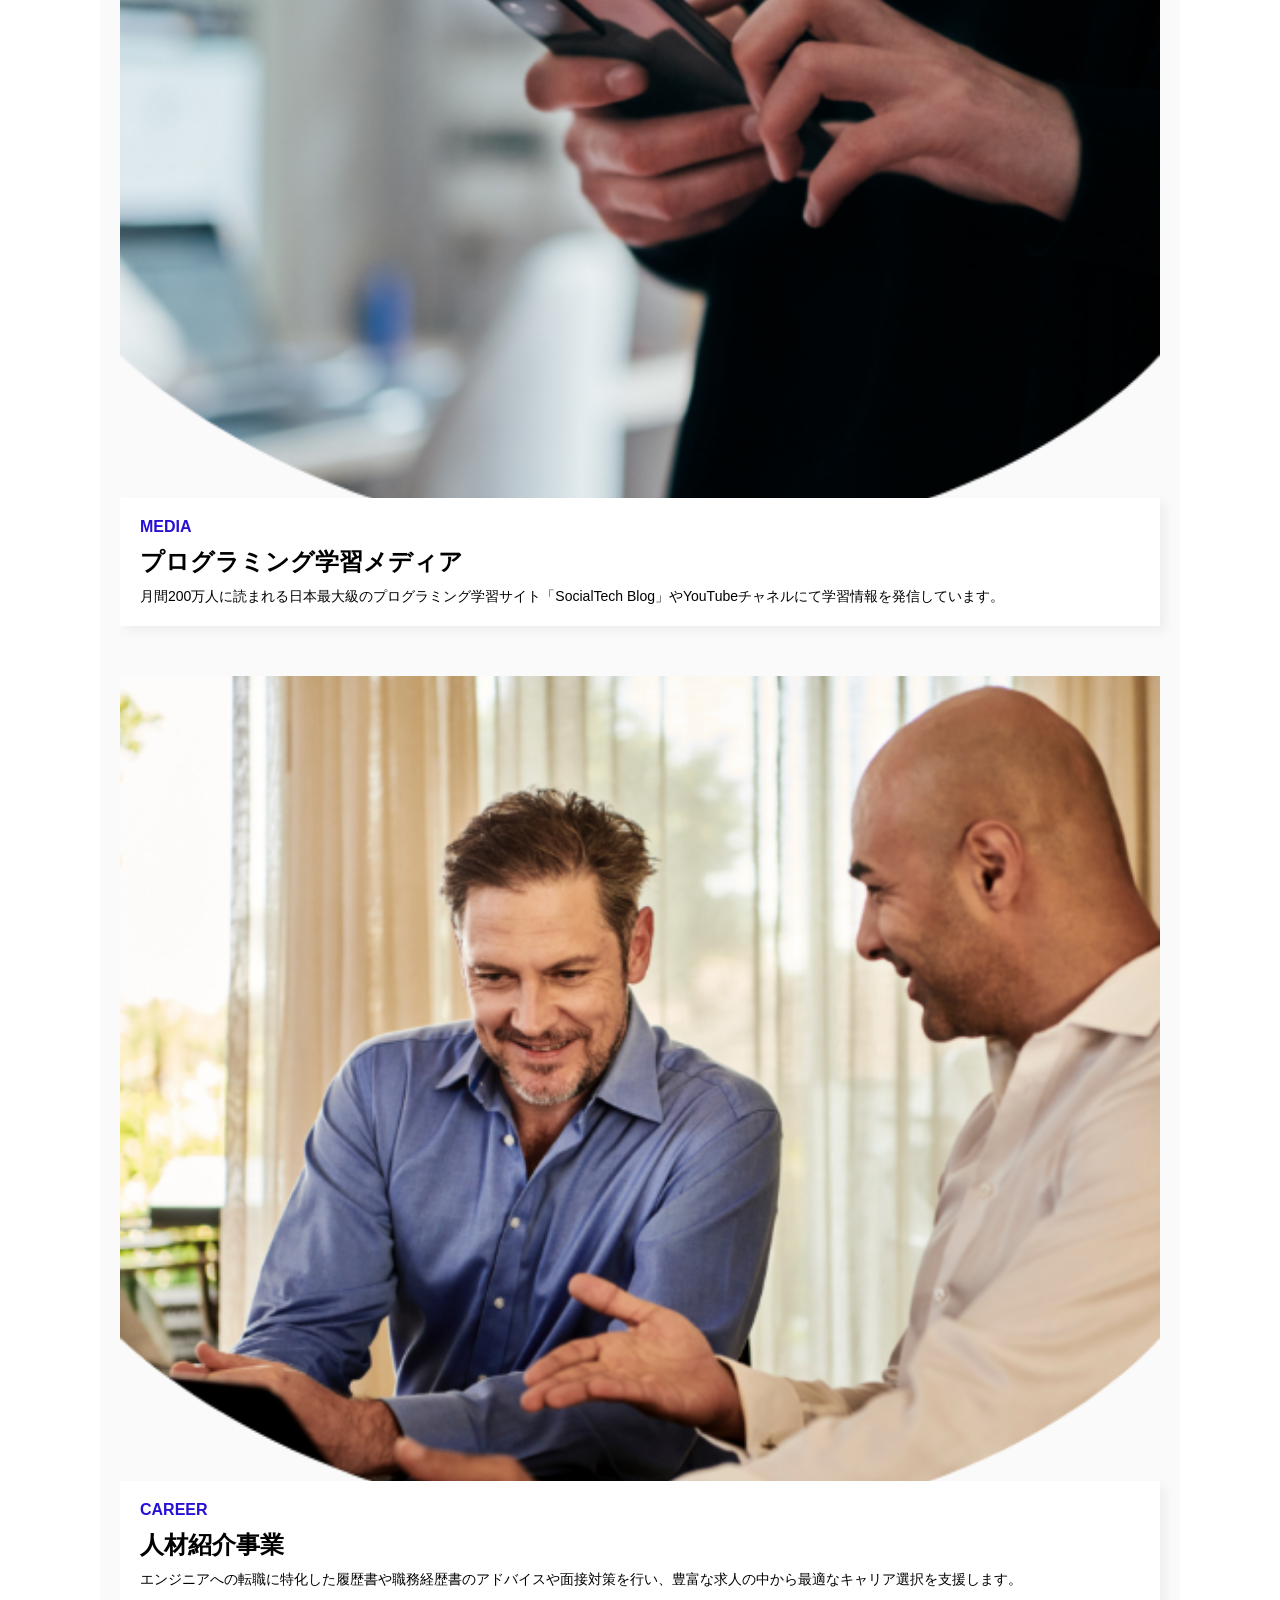
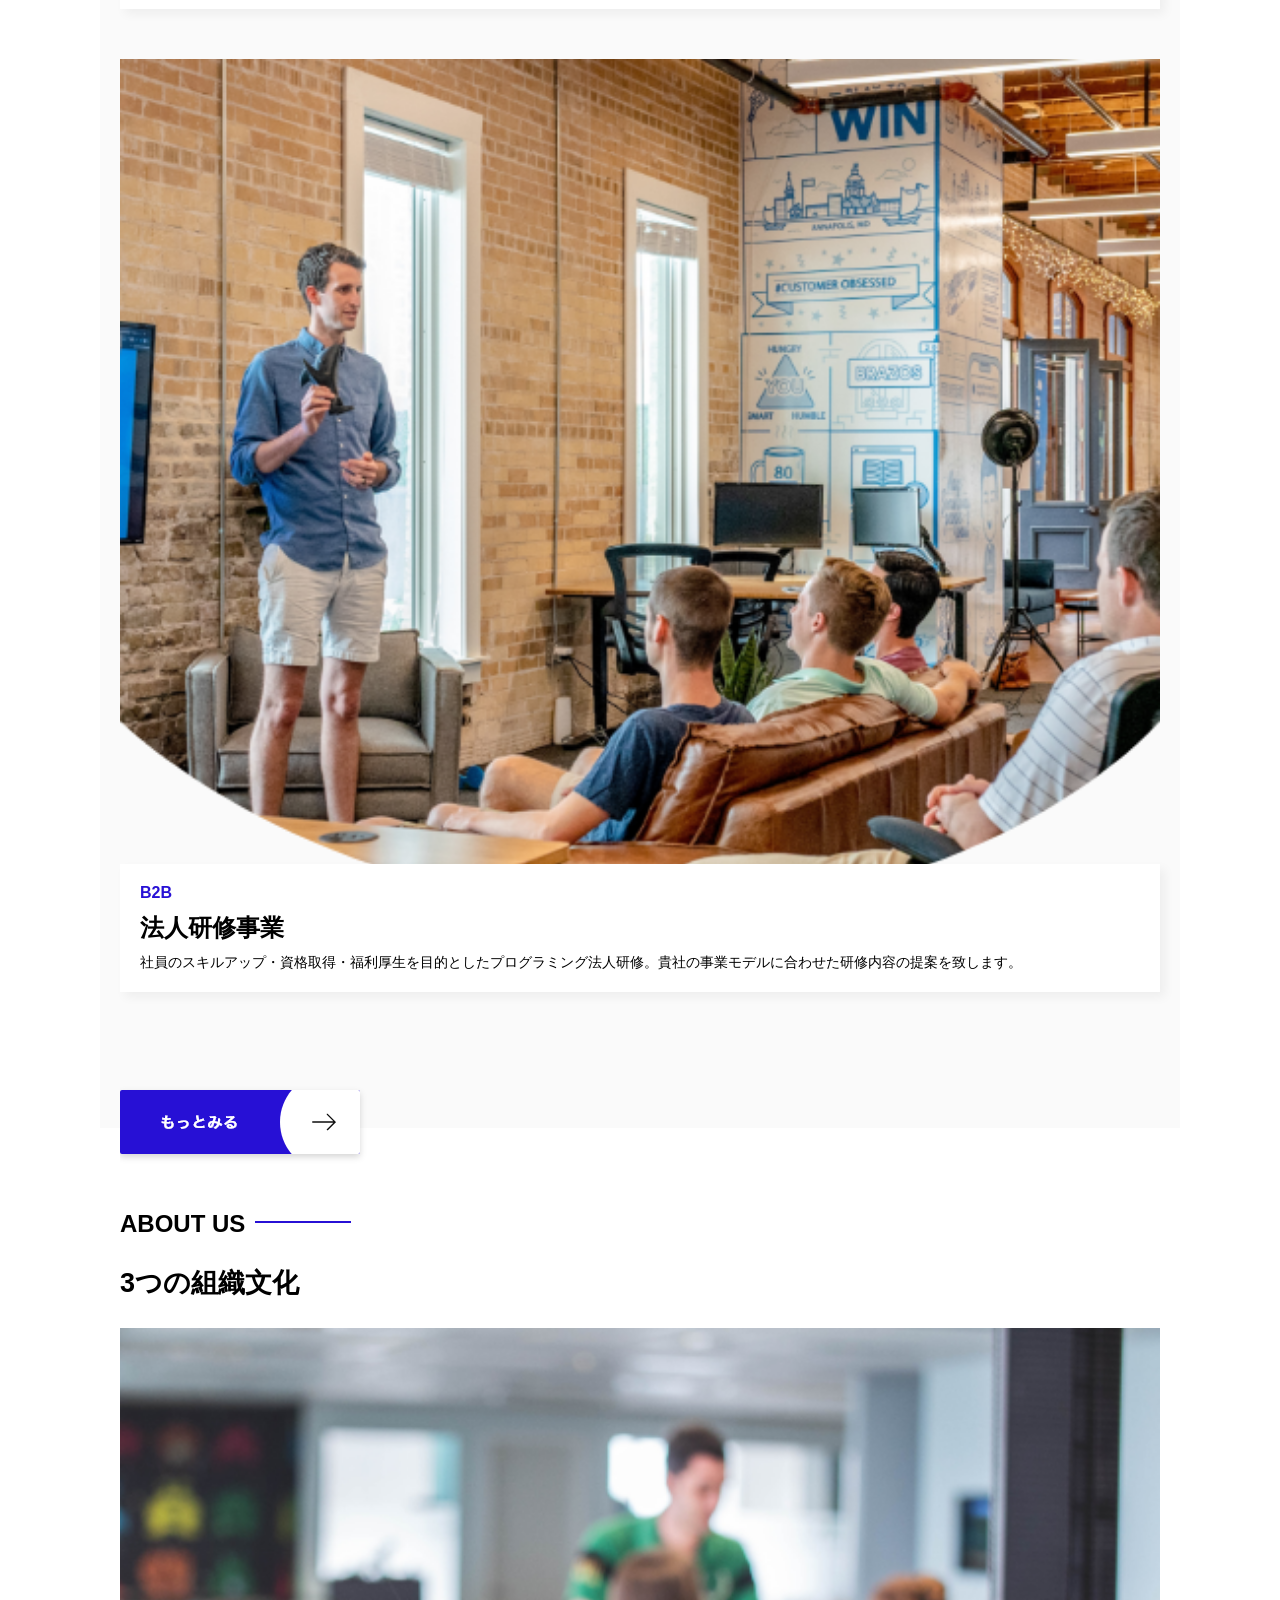
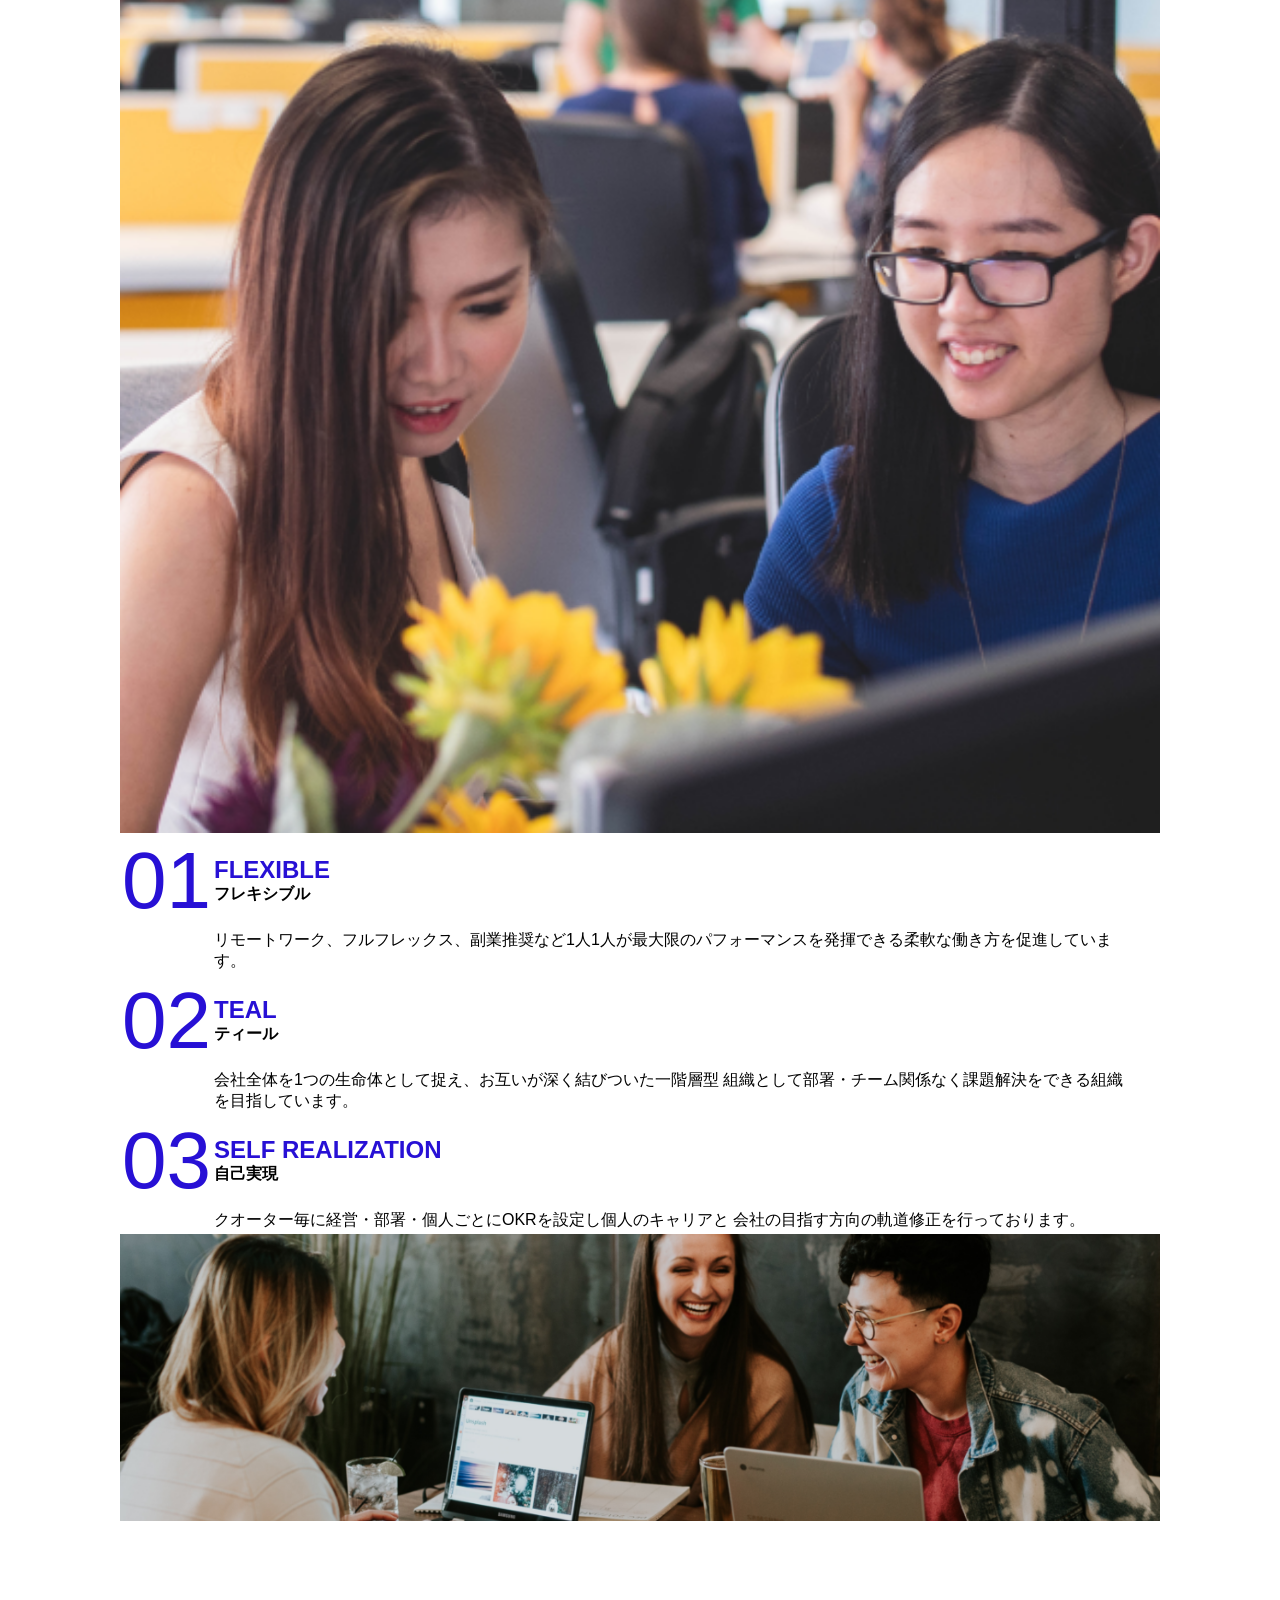
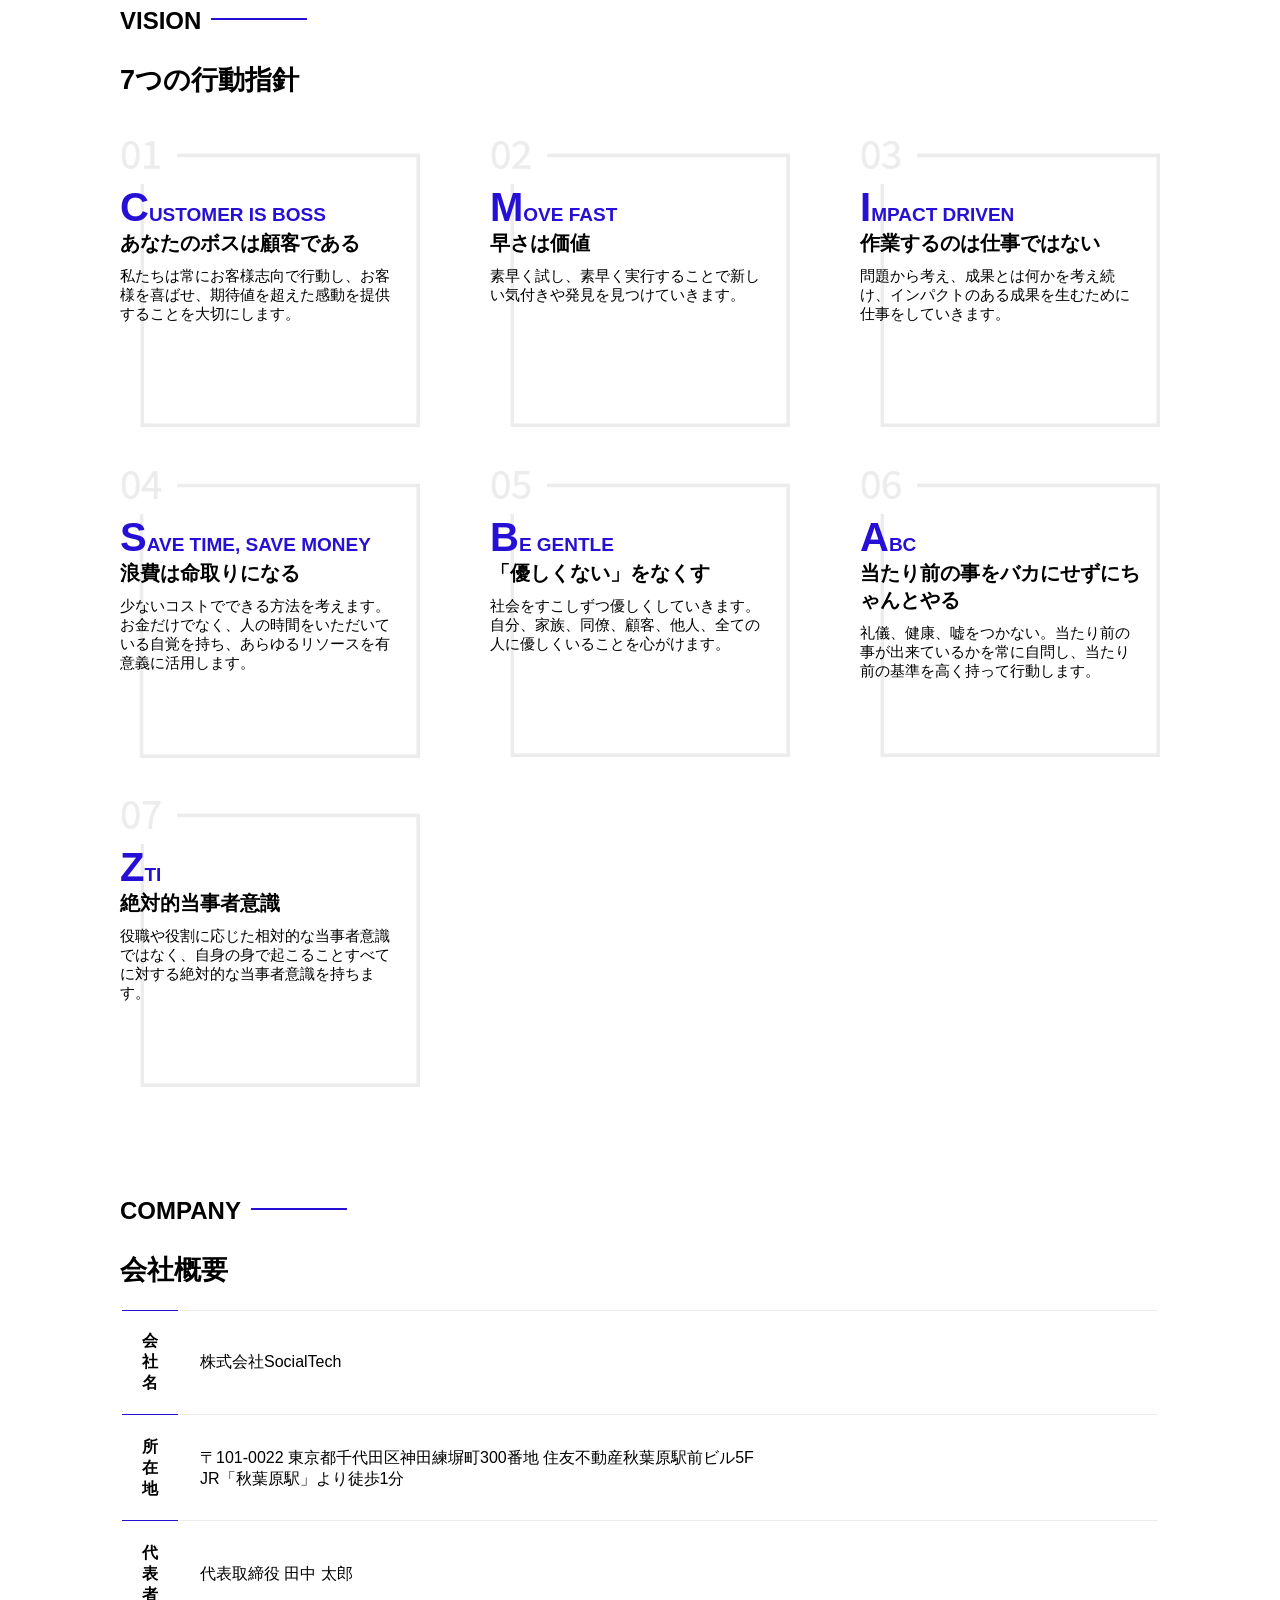
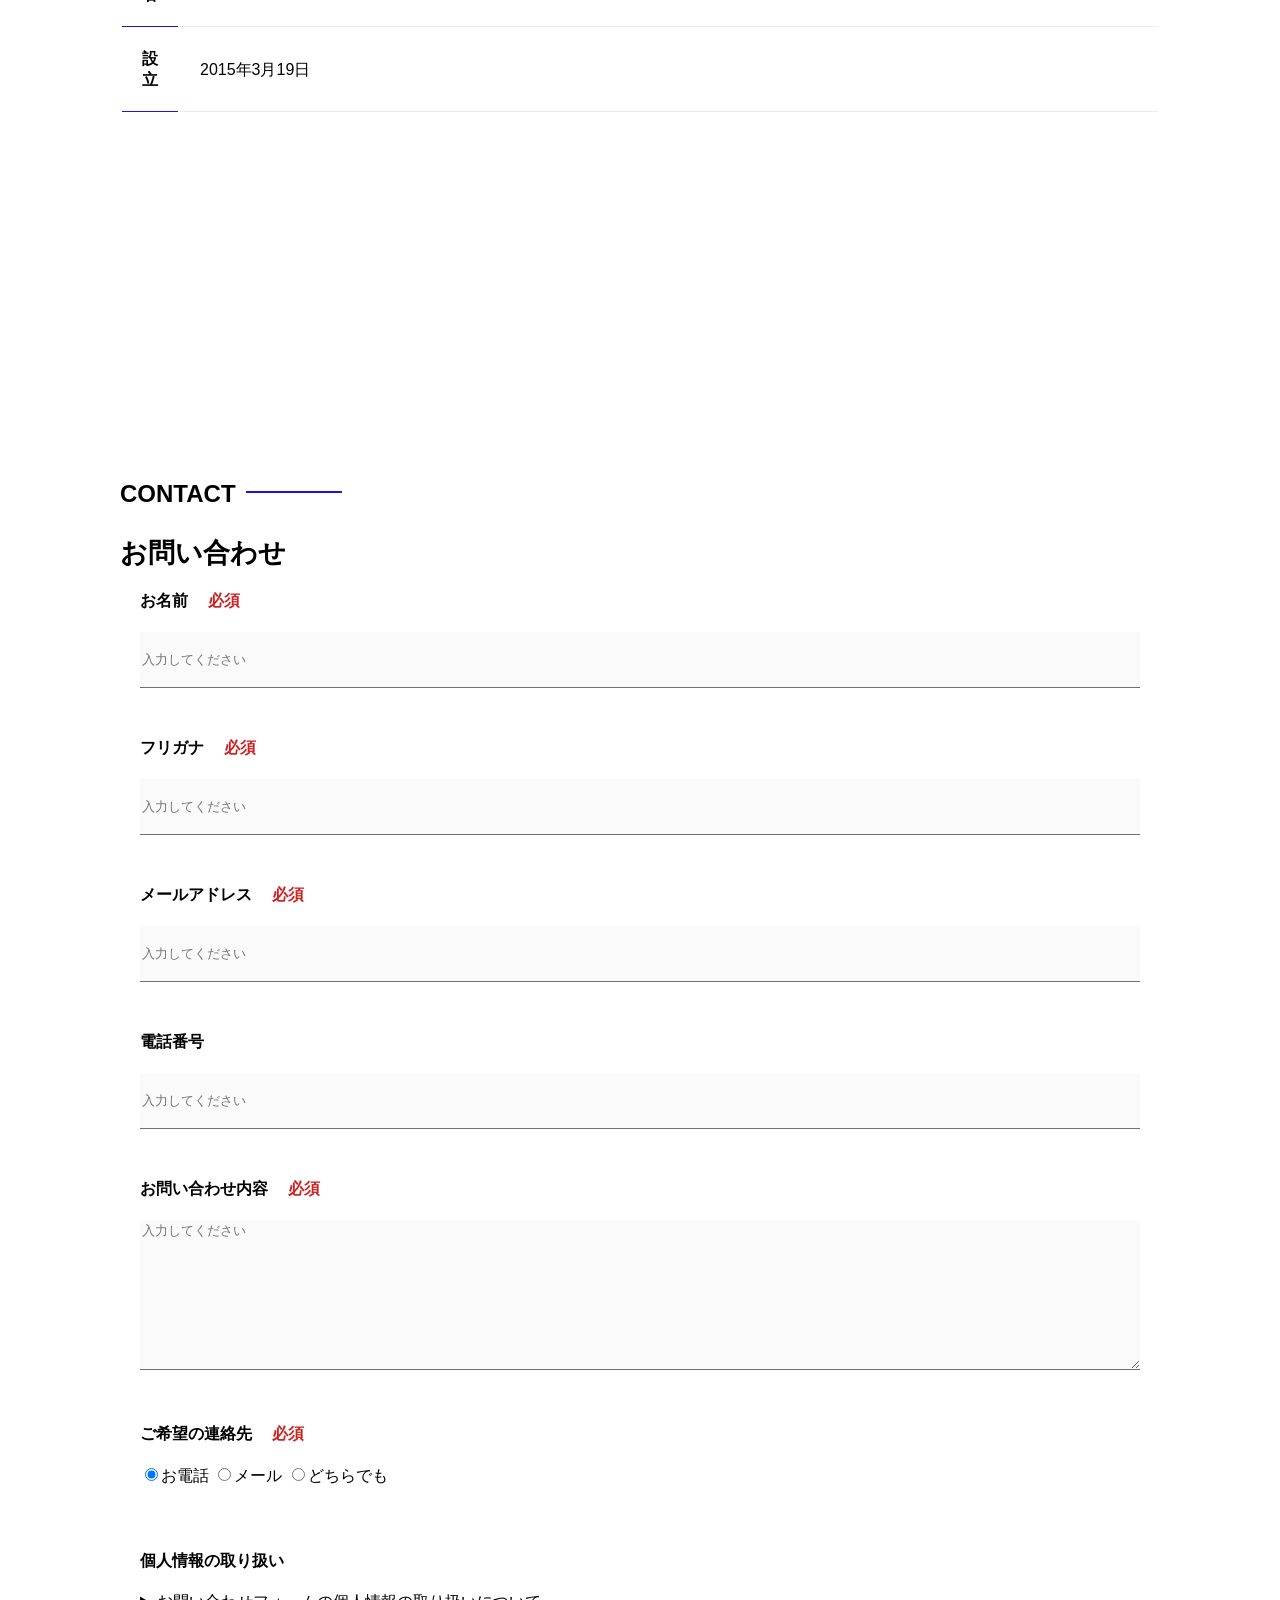
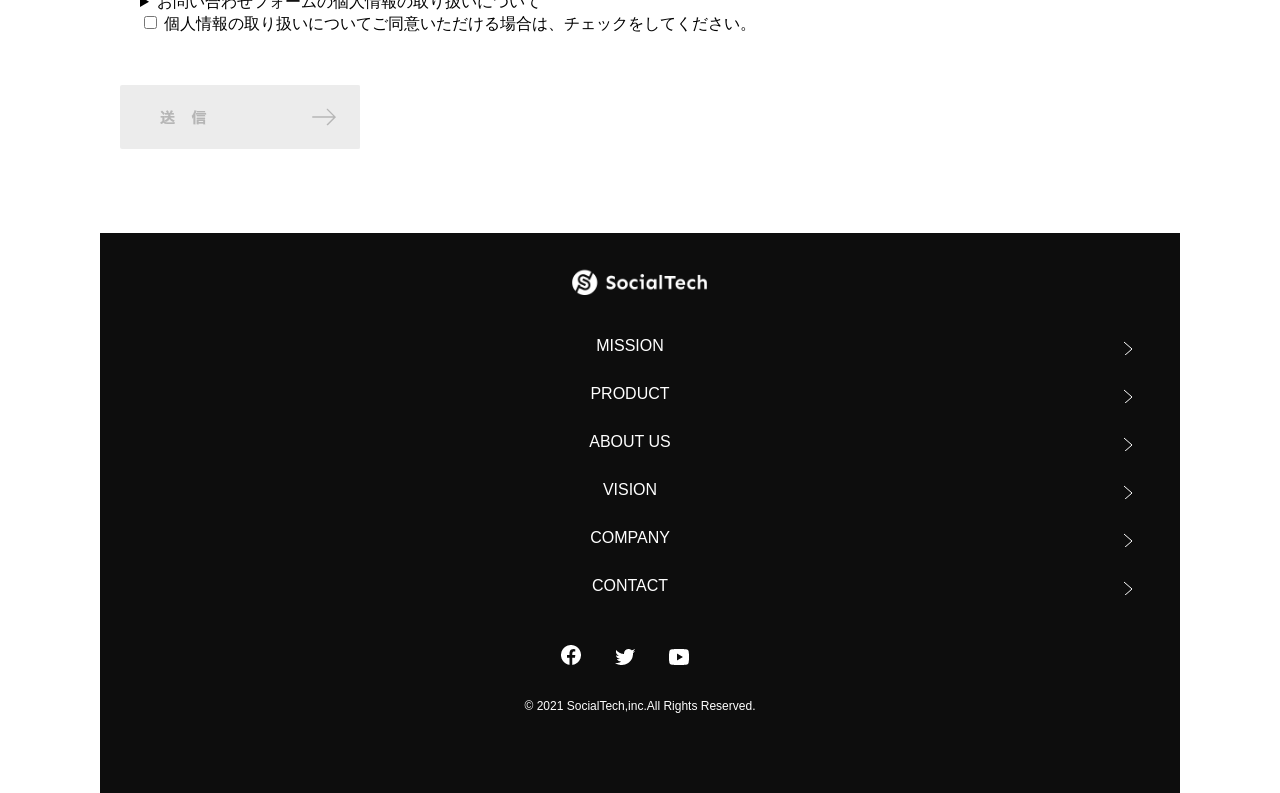
<file: kadai_tutorial_output/socialtech/index.html>
<!DOCTYPE html>
<html>
<head>
  <title>SocialTech</title>
  <meta charset="UTF-8">
  <meta name="description" content="SocialTechはEdTech業界のリーディングカンパニーを目指します。">
  <meta name="viewport" content="width=device-width, initial-scale=1.0">
  <link rel="stylesheet" href="style.css">
</head>
<body>

  <header>
    
    <a href="index.html" id="logo">
      <img src="images/logo.png" alt="ロゴ">
    </a>
 

<nav id="nav-pc">
  <ul>
    <li><a href="mission.html">MISSION</a></li>
    <li><a href="product.html">PRODUCT</a></li>
    <li><a href="index.html#aboutus">ABOUT US</a></li>
    <li><a href= "index.html#vision">COMPANY</a></li>
    <li><a href="index.html#contact">CONTACT</a></li>  
  </ul>
</nav>
 <!-- スマホ用メニューボタン -->
       <button id="menu-sp" onclick="document.getElementById('nav-sp').style.display = 'block'">
         <img src="images/button-menu.png" alt="ナビゲーションを開く">
       </button>

<!-- スマホ用ナビゲーション -->
   <div id="nav-sp">
         <button id="close" onclick="document.getElementById('nav-sp').style.display = 'none'">
           <img src="images/button-close.png" alt="ナビゲーションを閉じる">
         </button>
 
         <nav>
           <ul>
             <li>
               <a id="logo-sp" href="index.html" onclick="document.getElementById('nav-sp').style.display = 'none'"><img src="images/logo-sp.png" alt="トップページに戻る"></a>
             </li>
             <li><a class="menu" href="mission.html" onclick="document.getElementById('nav-sp').style.display = 'none'">MISSION</a></li>
             <li><a class="menu" href="product.html" onclick="document.getElementById('nav-sp').style.display = 'none'">PRODUCT</a></li>
             <li><a class="menu" href="index.html#aboutus" onclick="document.getElementById('nav-sp').style.display = 'none'">ABOUT US</a></li>
             <li><a class="menu" href="index.html#vision" onclick="document.getElementById('nav-sp').style.display = 'none'">VISION</a></li>
             <li><a class="menu" href="index.html#company" onclick="document.getElementById('nav-sp').style.display = 'none'">COMPANY</a></li>
             <li><a class="menu" href="index.html#contact" onclick="document.getElementById('nav-sp').style.display = 'none'">CONTACT</a></li>
           </ul>
         </nav>
         <div id="sns">
           <a href="https://www.facebook.com/sejuku2013">
             <img src="images/button-facebook.png" alt="Facebookのリンク">
           </a>
           <a href="https://twitter.com/samuraijuku">
             <img src="images/button-twitter.png" alt="Twitterのリンク">
           </a>
           <a href="https://www.youtube.com/channel/UCCFOQO5aDK0xXam4cUQXT8g">
             <img src="images/button-youtube.png" alt="YouTubeのリンク">
           </a>
         </div>
       </div>  
</header>
 <main>
    <article>
      <!-- メインビジュアル -->
      <section id="main-visual">
        <div id="main-message">
          <h1>WORLD PEACE</h1>
          <p>IT教育で世界平和を実現する</p>
        </div>
        <img src="images/index/index-main.png" alt="PCの周りに集まる多国籍の仲間たち">
      </section>
      <!--ミッション-->
      <section id="mission">
        <h2 class="index-h2">MISSION</h2>
        <div id="mission-flex">
          <div>
            <img id="mission-photo" src="images/index/index-mission.png" alt="屋外のベンチで写真を撮影する多国籍の仲間たち">
            <h3>世界平和の実現</h3>
            <p>
              人類の悲願である世界平和。世界平和を脅かす様々な社会問題を解決するためには、イノベーションをどんどん起こしていく必要があります。SocialTechは、プログラミング教育を通してイノベーターを輩出することで、世界平和という大きなテーマに挑んでいきます。
            </p>
          </div>
          <div>
            <img id="s2dgs" src="images/index/s2dgs.png" alt="S2DGs">
            <h3>S2DGsの実現</h3>
            <p>国連が掲げる「Sustainable Development Goals（持続可能な開発目標）」に含まれる17つのグローバル目標のうち、以下の5つの目標の実現をミッションとしてサービスを展開しています。</p>
            <a href="mission.html">
              <img src="images/button-more.png" alt="もっとみる">
            </a>
          </div>
        </div>
      </section>
      <section id="product">
        <h2 class="index-h2">PRODUCT</h2>
        <div class="product-flex">
          
          <div id="product-left">
            <div>
              <img class="product-photo" src="images/index/index-mantoman.png" alt="PCでコードを書く男性">
              <div class="product-explain">
                <span>MAN TO MAN</span>
                <h3>プログラミング教育</h3>
                <p>2013年より日本で唯一の専属講師によるマンツーマンのプログラミングレッスンを開始。AI/人工知能やウェブデザインの学習も可能です。</p>
              </div>
            </div>
            <div>
              <img class="product-photo" src="images/index/index-media.png" alt="スマートフォンを操作する人">
              <div class="product-explain">
                <span>MEDIA</span>
                <h3>プログラミング学習メディア</h3>
                <p>月間200万人に読まれる日本最大級のプログラミング学習サイト「SocialTech Blog」やYouTubeチャネルにて学習情報を発信しています。</p>
              </div>
            </div>
          </div>

          <div id="product-right">
            <div>
              <img class="product-photo" src="images/index/index-career.png" alt="笑顔で話し合う2人の男性">
              <div class="product-explain">
                <span>CAREER</span>
                <h3>人材紹介事業</h3>
                <p>エンジニアへの転職に特化した履歴書や職務経歴書のアドバイスや面接対策を行い、豊富な求人の中から最適なキャリア選択を支援します。</p>
              </div>
            </div>
            <div>
              <img class="product-photo" src="images/index/index-b2b.png" alt="講演中の男性とそれを聴く人々">
              <div class="product-explain">
                <span>B2B</span>
                <h3>法人研修事業</h3>
                <p>社員のスキルアップ・資格取得・福利厚生を目的としたプログラミング法人研修。貴社の事業モデルに合わせた研修内容の提案を致します。</p>
              </div>
            </div>
          </div>

        </div> <div id="product-more">
          <a href="product.html">
            <img src="images/button-more.png" alt="もっとみる">
          </a>
        </div>
      </section>
      <section id ="aboutus">
        <h2 class="index-h2">ABOUT US</h2>
        <h3>3つの組織文化</h3>
        <div>
        <table class="culture-table">
            <tr>
              <td class="culture-num">01</td>
              <th><span class="culture-en">FLEXIBLE</span><br>フレキシブル</th>
            </tr>
            <tr>
              <td>
                <!--空のセル-->
              </td>
              <td class="culture-description">リモートワーク、フルフレックス、副業推奨など1人1人が最大限のパフォーマンスを発揮できる柔軟な働き方を促進しています。</td>
            </tr>
            <tr>
              <td class="culture-num">02</td>
              <th><span class="culture-en">TEAL</span><br>ティール</th>
            </tr>
            <tr>
              <td>
                <!--空のセル-->
              </td>
              <td class="culture-description">会社全体を1つの生命体として捉え、お互いが深く結びついた一階層型 組織として部署・チーム関係なく課題解決をできる組織を目指しています。</td>
            </tr>
            <tr>
              <td class="culture-num">03</td>
              <th><span class="culture-en">SELF REALIZATION</span><br>自己実現</th>
            </tr>
            <tr>
              <td>
                <!--空のセル-->
              </td>
              <td class="culture-description">クオーター毎に経営・部署・個人ごとにOKRを設定し個人のキャリアと 会社の目指す方向の軌道修正を行っております。</td>
            </tr>
          </table>
          <img class="culture-img" src="images/index/index-aboutus1.png" alt="笑顔で話し合う2人の女性">
        </div> 
        <img class="culture-img2" src="images/index/index-aboutus2.png" alt="笑顔で話し合う3人の男女">
      </section>
      <section id="vision">
        <h2 class="index-h2">VISION</h2>
        <h3>7つの行動指針</h3>
        <div>
          <div class="vision-box">
            <img src="images/index/vision-01.png" alt="01">
            <div>
               <h4>CUSTOMER IS BOSS</h4>
                 <h5>あなたのボスは顧客である</h5>
                 <p>私たちは常にお客様志向で行動し、お客様を喜ばせ、期待値を超えた感動を提供することを大切にします。</p>
            </div>
          </div>
          <div class="vision-box">
               <img src="images/index/vision-02.png" alt="02">
               <div>
                 <h4>MOVE FAST</h4>
                 <h5>早さは価値</h5>
                 <p>素早く試し、素早く実行することで新しい気付きや発見を見つけていきます。</p>
               </div>
             </div>
             <div class="vision-box">
               <img src="images/index/vision-03.png" alt="03">
               <div>
                 <h4>IMPACT DRIVEN</h4>
                 <h5>作業するのは仕事ではない</h5>
                 <p>問題から考え、成果とは何かを考え続け、インパクトのある成果を生むために仕事をしていきます。</p>
               </div>
             </div>
             <div class="vision-box">
               <img src="images/index/vision-04.png" alt="04">
               <div>
                 <h4>SAVE TIME, SAVE MONEY</h4>
                 <h5>浪費は命取りになる</h5>
                 <p>少ないコストでできる方法を考えます。お金だけでなく、人の時間をいただいている自覚を持ち、あらゆるリソースを有意義に活用します。</p>
               </div>
             </div>
             <div class="vision-box">
               <img src="images/index/vision-05.png" alt="05">
               <div>
                 <h4>BE GENTLE</h4>
                 <h5>「優しくない」をなくす</h5>
                 <p>社会をすこしずつ優しくしていきます。自分、家族、同僚、顧客、他人、全ての人に優しくいることを心がけます。</p>
               </div>
             </div>
             <div class="vision-box">
               <img src="images/index/vision-06.png" alt="06">
               <div>
                 <h4>ABC</h4>
                 <h5>当たり前の事をバカにせずにちゃんとやる</h5>
                 <p>礼儀、健康、嘘をつかない。当たり前の事が出来ているかを常に自問し、当たり前の基準を高く持って行動します。</p>
               </div>
             </div>
             <div class="vision-box">
               <img src="images/index/vision-07.png" alt="07">
               <div>
                 <h4>ZTI</h4>
                 <h5>絶対的当事者意識</h5>
                 <p>役職や役割に応じた相対的な当事者意識ではなく、自身の身で起こることすべてに対する絶対的な当事者意識を持ちます。</p>
               </div>
             </div>
        </div>
      </section>

     <section id="company">
       <h2 class="index-h2">COMPANY</h2>
       <h3>会社概要</h3>
           <table id="company-table">
             <tr>
               <th class="tableheader tableheader-first">会社名</th>
               <td class="cell cell-first">株式会社SocialTech</td>
             </tr>
             <tr>
               <th class="tableheader">所在地</th>
               <td class="cell">〒101-0022 東京都千代田区神田練塀町300番地 住友不動産秋葉原駅前ビル5F<br>JR「秋葉原駅」より徒歩1分</td>
             </tr>
             <tr>
               <th class="tableheader">代表者</th>
               <td class="cell">代表取締役 田中 太郎</td>
             </tr>
             <tr>
               <th class="tableheader">設立</th>   
               <td class="cell">2015年3月19日</td>
             </tr>
           </table>
      <iframe 
 src="https://www.google.com/maps/embed?pb=!1m18!1m12!1m3!1d3240.0688551336807!2d139.7720776771055!3d35.69992317258124!2m3!1f0!2f0!3f0!3m2!1i1024!2i768!4f13.1!3m3!1m2!1s0x60188fee13660e23%3A0x77137876edf742ac!2z5L2P5Y-L5LiN5YuV55Sj56eL6JGJ5Y6f6aeF5YmN44OT44Or!5e0!3m2!1sja!2sjp!4v1704858013291!5m2!1sja!2sjp" 
 style="border: 0" allowfullscreen="" loading="lazy">
 </iframe>     
     </section>
     

  <!--======== 前略 ========-->

        <!-- お問い合わせフォーム -->
        <section id="contact">
          <h2 class="index-h2">CONTACT</h2>
          <h3>お問い合わせ</h3>
          <form>
            <div>
              <div class="contact-heading">
                <label class="contact-label">お名前<span class="contact-span">必須</span></label>
              </div>
              <div>
                <input type="text" name="name" placeholder="入力してください" class="contact-textbox">
              </div>
            </div>
            <div>
              <div class="contact-heading">
                <label class="contact-label">フリガナ<span class="contact-span">必須</span></label>
              </div>
              <div>
                <input type="text" name="hurigana" placeholder="入力してください" class="contact-textbox">
              </div>
            </div>
            <div>
              <div class="contact-heading">
                <label class="contact-label">メールアドレス<span class="contact-span">必須</span></label>
              </div>
              <div>
                <input type="text" name="email" placeholder="入力してください" class="contact-textbox">
              </div>
            </div>
            <div>
              <div class="contact-heading">
                <label class="contact-label">電話番号</label>
              </div>
              <div>
                <input type="text" name="tel" placeholder="入力してください" class="contact-textbox">
              </div>
            </div>
            <div>
              <div class="contact-heading">
                <label class="contact-label">お問い合わせ内容<span class="contact-span">必須</span></label>
              </div>
              <div>
                <textarea class="contact-textarea" placeholder="入力してください" name="message"></textarea>
              </div>
            </div>
            <div>
              <div class="contact-heading">
                <label class="contact-label">ご希望の連絡先<span class="contact-span">必須</span></label>
              </div>
              <div><input class="radiobutton" type="radio" value="tel" name="contact" checked><label>お電話</label> <input class="radiobutton" type="radio" value="mail" name="contact"><label>メール</label> <input class="radiobutton" type="radio" value="both" name="contact"><label>どちらでも</label></div>
            </div>
            <div>
              <div class="contact-heading">
                <label class="contact-label">個人情報の取り扱い</label>
              </div>
              <div>
                <details>
                  <summary>お問い合わせフォームの個人情報の取り扱いについて</summary>
                  <div>
                    <dl>
                      <dt>１．組織の名称又は氏名</dt>
                      <dd>株式会社SocialTech</dd>
                      <dt>２．個人情報保護管理者（若しくはその代理人）の氏名又は職名、所属及び連絡先</dt>
                      <dd>
                        <p>鈴木 一郎 コーポレート部</p>
                        <p>メールアドレス：samurai@example.com</p>
                        <p>TEL：03-1234-5678</p>
                      </dd>
                      <dt>３．個人情報の利用目的</dt>
                      <dd>
                        <ul>
                          <li>本サービス及び本サービスに関連する情報の提供又はそれらに関する連絡のため</li>
                          <li>ユーザーの本人確認のため</li>
                          <li>当社サービスのご案内のため</li>
                          <li>当社の商品等の広告または宣伝（電子メールによるものを含むものとします。）</li>
                        </ul>
                      </dd>
                      <dt>４．個人情報の取り扱い業務の委託</dt>
                      <dd>個人情報の取扱業務の全部または一部を外部に業務委託する場合があります。その際、弊社は、個人情報を適切に保護できる管理体制を敷き実行していることを条件として委託先を厳選したうえで、機密保持契約を委託先と締結し、お客様の個人情報を厳密に管理させます。</dd>
                      <dt>５．個人情報の開示等の請求</dt>
                      <dd>
                        お客様は、弊社に対してご自身の個人情報の開示等（利用目的の通知、開示、内容の訂正・追加・削除、利用の停止または消去、第三者への提供の停止）に関して、当社問合わせ窓口に申し出ることができます。<br>
                        その際、弊社はお客様ご本人を確認させていただいたうえで、合理的な期間内に対応いたします。<br>
                        なお、個人情報に関する弊社問合わせ先は、次の通りです。
                      </dd>
                      <dd>
                        <p>株式会社SocialTech　個人情報問合せ窓口</p>
                        <p>〒150-0043　東京都千代田区神田練塀町300番地 住友不動産秋葉原駅前ビル5F</p>
                        <p>メールアドレス：samurai@example.com　TEL：03-1234-5678</p>
                      </dd>

                      <dt>６．個人情報を提供されることの任意性について</dt>
                      <dd>お客様がご自身の個人情報を弊社に提供されるか否かは、お客様のご判断によりますが、もしご提供されない場合には、適切なサービスが提供できない場合がありますので予めご了承ください。</dd>
                    </dl>
                  </div>
                </details>
                <input type="checkbox" name="agree">
                <span>個人情報の取り扱いについてご同意いただける場合は、チェックをしてください。</span>
              </div>
            </div>
             <input type="image" src="images/button-submit.png" alt="送信する">
          </form>
        </section>
      </article>
    </main>
    <footer>
      <div id="footer-logo">
        <img src="images/logo-sp.png" alt="SocialTech">
      </div>
      <div id="footer-link">
        <a href="mission.html">MISSION</a>
        <a href="product.html">PRODUCT</a>
        <a href="index.html#aboutus">ABOUT US</a>
        <a href="index.html#vision">VISION</a>
        <a href="index.html#company">COMPANY</a>
        <a href="index.html#contact">CONTACT</a>
      </div>
      <div id="sns-footer">
        <div class="sns-btns">
        <a href="https://www.facebook.com/sejuku2013"><img src="images/button-facebook.png" alt="Facebookのリンク"></a>
        <a href="https://twitter.com/samuraijuku"><img src="images/button-twitter.png" alt="Twitterのリンク"></a>
        <a href="https://www.youtube.com/channel/UCCFOQO5aDK0xXam4cUQXT8g"><img src="images/button-youtube.png" alt="YouTubeのリンク"></a>
       </div>
        <p id="copyright">&copy; 2021 SocialTech,inc.All Rights Reserved.</p>
       </div>
    </footer>

</body>

</html>
      </div>
    </footer>
</body>

</html>
</file>
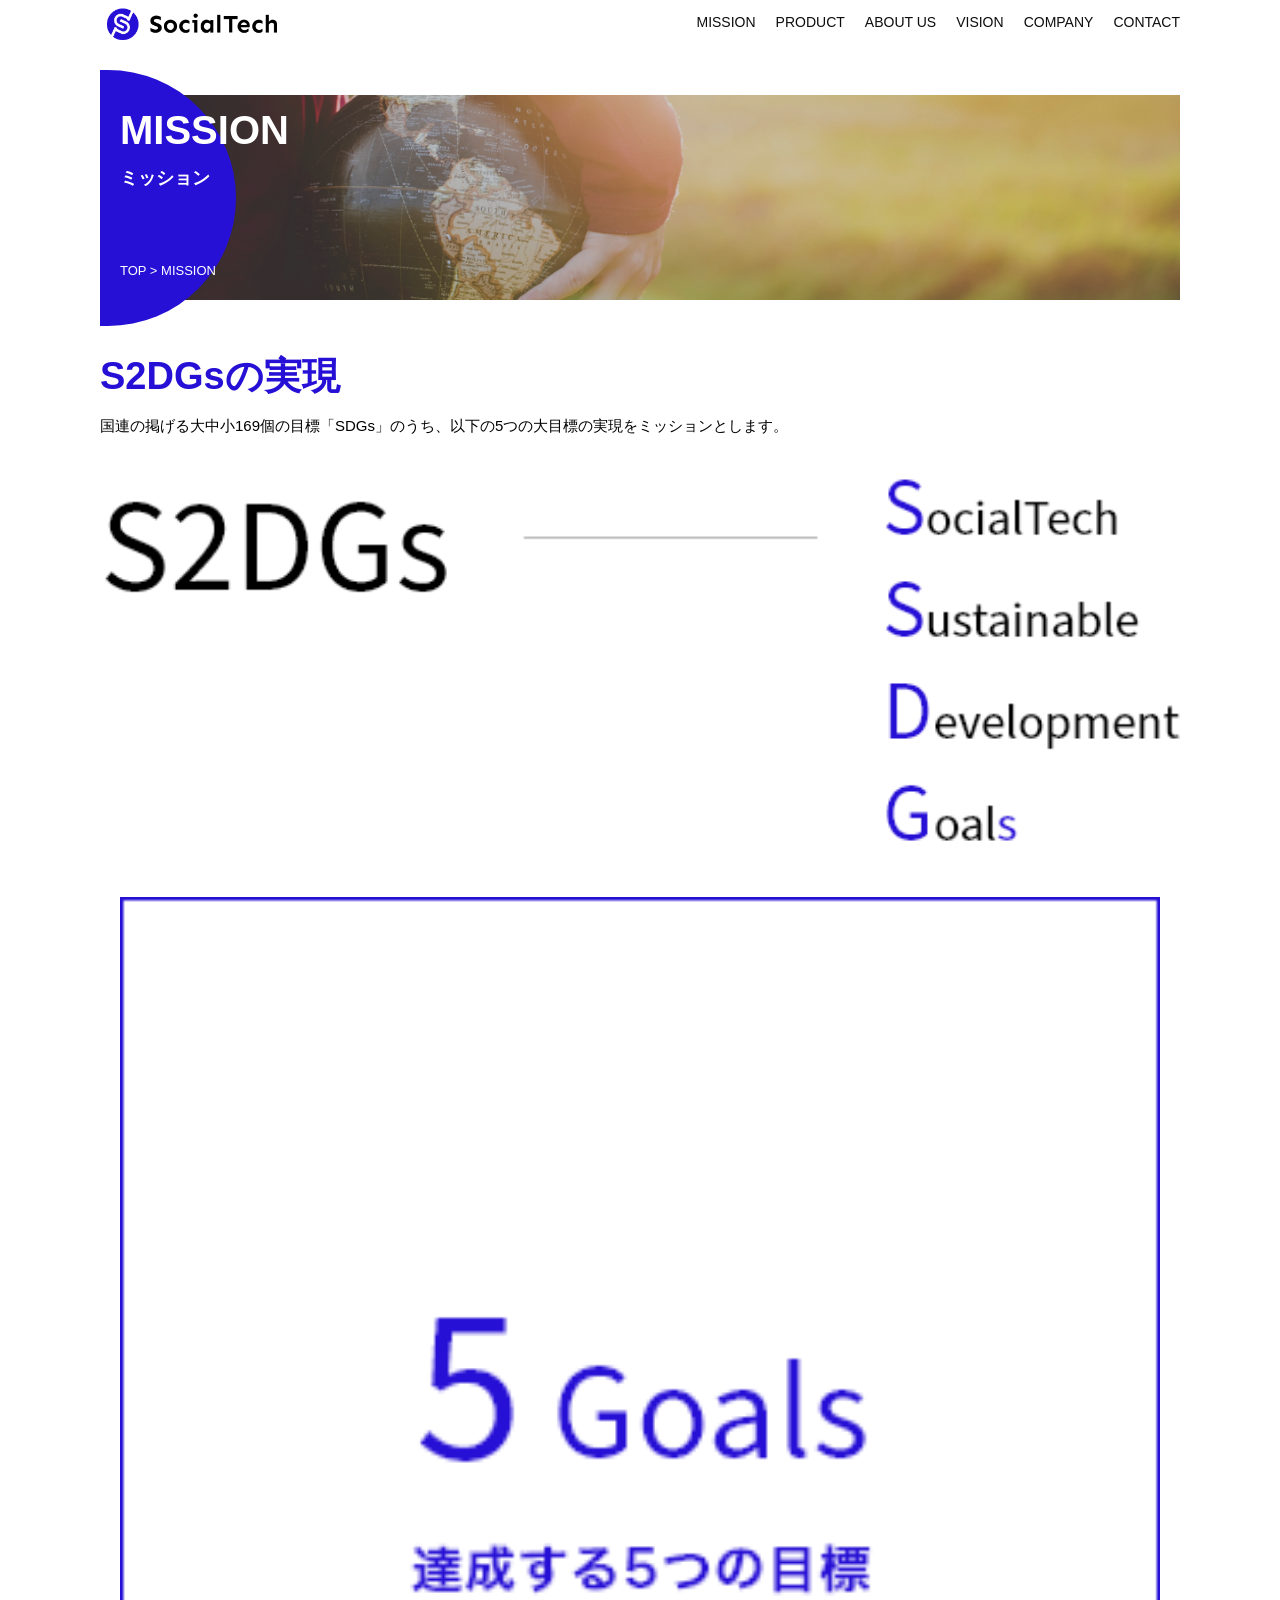
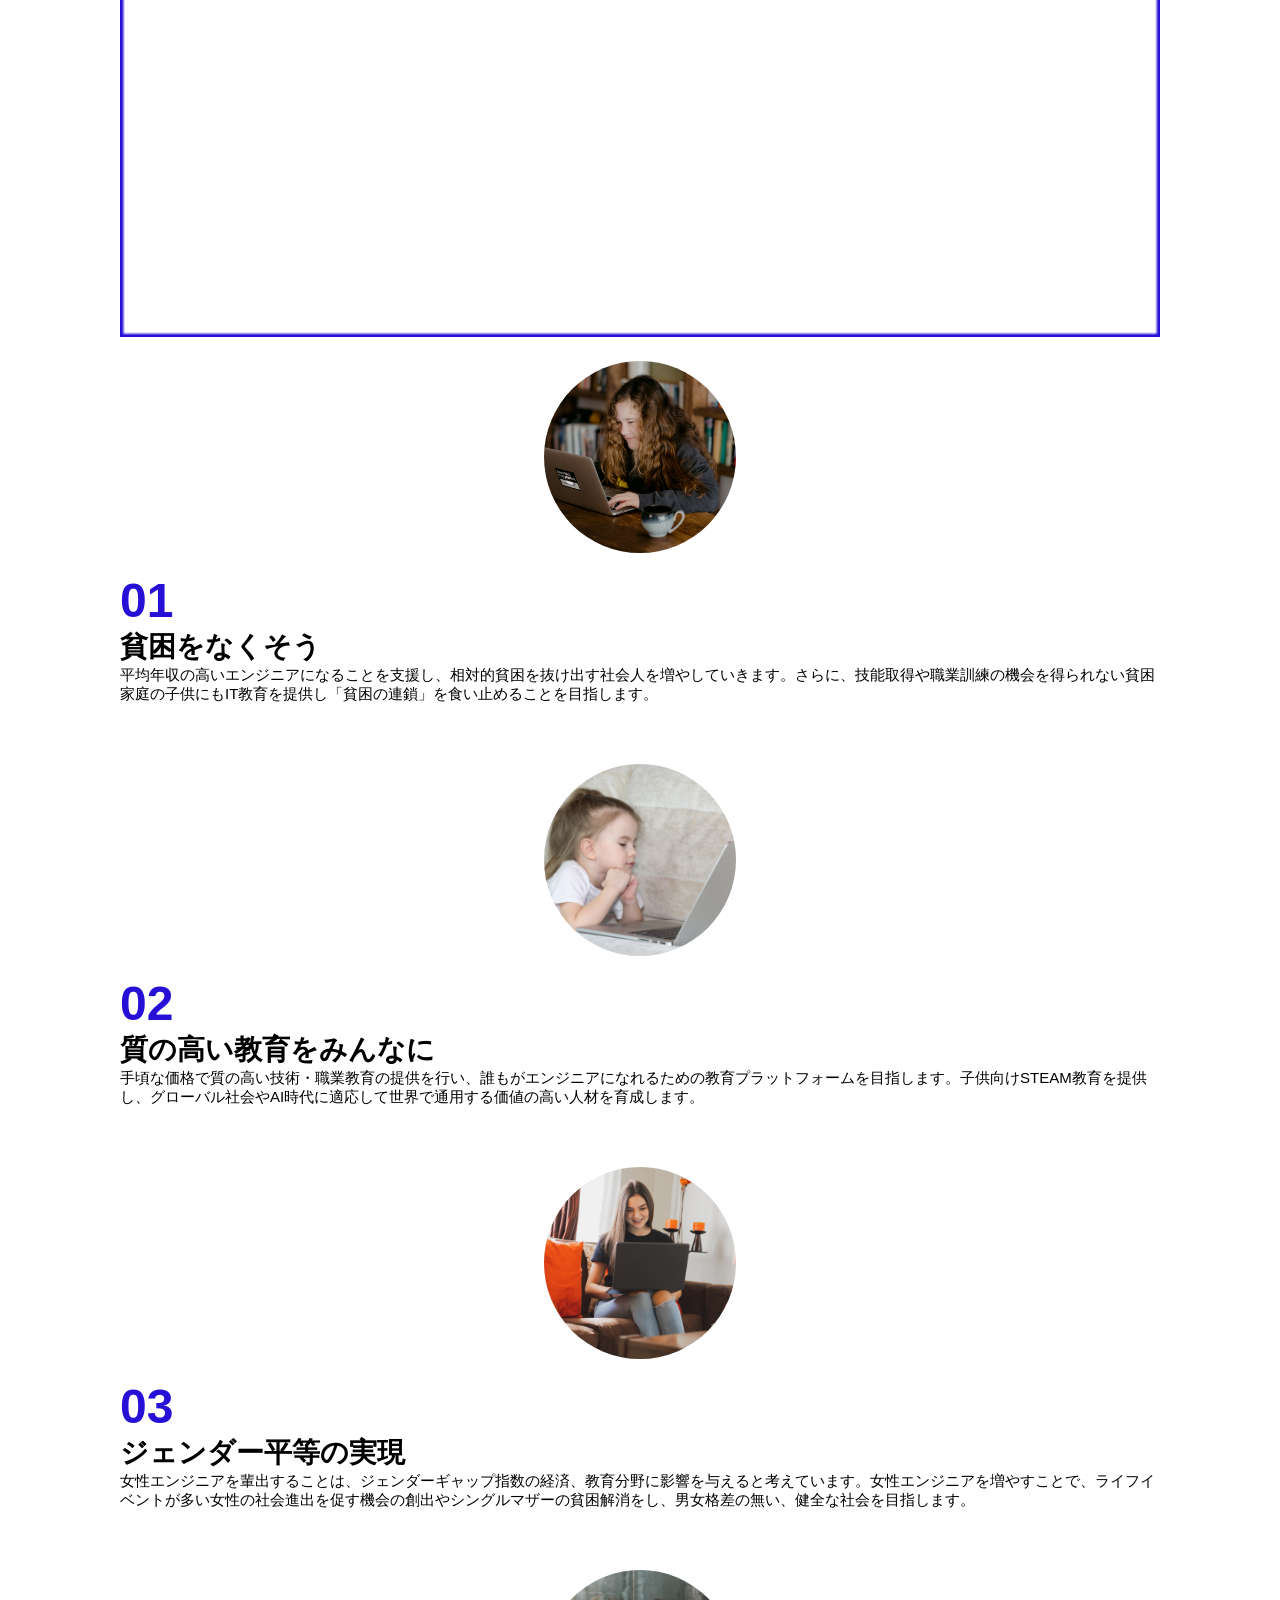
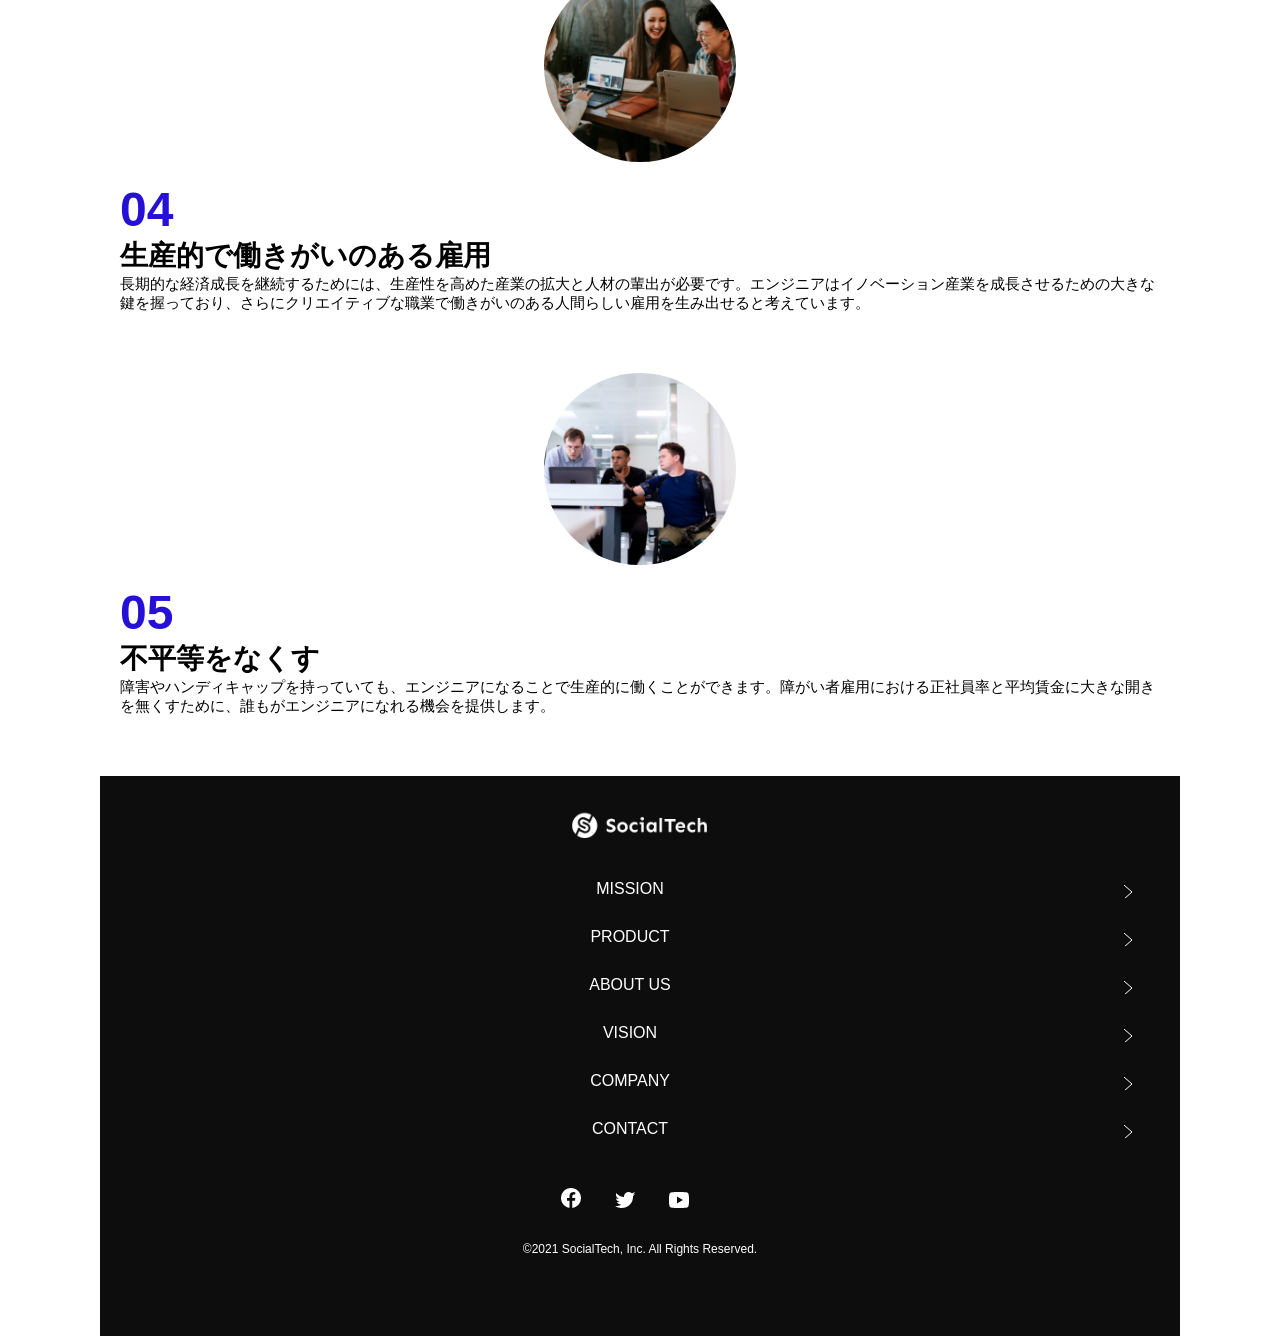
<file: socialtech/mission.html>
<!DOCTYPE html>
<html>
  <head>
    <title>SocialTech - MISSION ミッション -</title>
    <meta charset="utf-8">
    <meta name="description" content="SocialTechが目指す5つの目標（S2DGs）を紹介します">
    <meta name="viewport" content="width=device-width, initial-scale=1.0">
    <link rel="stylesheet" href="style.css">
  </head>

  <body>
    <!-- ヘッダー -->
    <header>
      <!-- ロゴ -->
      <a href="index.html" id="logo">
        <img src="images/logo.png" alt="トップページに戻る">
      </a>

      <!-- PC用ナビゲーション -->
      <nav id="nav-pc">
        <ul>
          <li><a href="mission.html">MISSION</a></li>
          <li><a href="product.html">PRODUCT</a></li>
          <li><a href="index.html#aboutus">ABOUT US</a></li>
          <li><a href="index.html#vision">VISION</a></li>
          <li><a href="index.html#company">COMPANY</a></li>
          <li><a href="index.html#contact">CONTACT</a></li>
        </ul>
      </nav>

      <!-- スマホ用メニューボタン -->
      <button id="menu-sp" onclick="document.getElementById('nav-sp').style.display = 'block'">
        <img src="images/button-menu.png" alt="ナビゲーションを開く">
      </button>

      <!-- スマホ用ナビゲーション -->
      <div id="nav-sp">
        <button id="close" onclick="document.getElementById('nav-sp').style.display = 'none'">
          <img src="images/button-close.png" alt="ナビゲーションを閉じる">
        </button>

        <nav>
          <ul>
            <li>
              <a id="logo-sp" href="index.html" onclick="document.getElementById('nav-sp').style.display = 'none'"><img src="images/logo-sp.png" alt="トップページに戻る"></a>
            </li>
            <li><a class="menu" href="mission.html" onclick="document.getElementById('nav-sp').style.display = 'none'">MISSION</a></li>
            <li><a class="menu" href="product.html" onclick="document.getElementById('nav-sp').style.display = 'none'">PRODUCT</a></li>
            <li><a class="menu" href="index.html#aboutus" onclick="document.getElementById('nav-sp').style.display = 'none'">ABOUT US</a></li>
            <li><a class="menu" href="index.html#vision" onclick="document.getElementById('nav-sp').style.display = 'none'">VISION</a></li>
            <li><a class="menu" href="index.html#company" onclick="document.getElementById('nav-sp').style.display = 'none'">COMPANY</a></li>
            <li><a class="menu" href="index.html#contact" onclick="document.getElementById('nav-sp').style.display = 'none'">CONTACT</a></li>
          </ul>
        </nav>
        <div id="sns">
          <a href="https://www.facebook.com/sejuku2013">
            <img src="images/button-facebook.png" alt="Facebookのリンク">
          </a>
          <a href="https://twitter.com/samuraijuku">
            <img src="images/button-twitter.png" alt="Twitterのリンク">
          </a>
          <a href="https://www.youtube.com/channel/UCCFOQO5aDK0xXam4cUQXT8g">
            <img src="images/button-youtube.png" alt="YouTubeのリンク">
          </a>
        </div>
      </div>
    </header>

    <main>
      <article>
        <section id="mission-main">
           <div class="mission-main-inner">
             <div id="mission-title">
               <h1>MISSION<br><span>ミッション</span></h1>
               <p>TOP > MISSION</p>
             </div>
           </div>
         </section>

             <section id="mission-s2dgs">
            <h2 class="mission-h2">S2DGsの実現</h2>
            <p>国連の掲げる大中小169個の目標「SDGs」のうち、以下の5つの大目標の実現をミッションとします。</p>
            <img src="images/mission/mission-s2dgs.png" alt="S2DGs">
          </section>

          <section id="mission-five-goals">
            <div class="five-goals-image">
              <img src="images/mission/mission-5goals.png" alt="5Goals">
            </div>
               <div class="five-goals-read">
             <div>
               <img class="fivegoals-image-left" src="images/mission/mission-5goals01.png" alt="PCを操作する女の子">
               <span class="fivegoals-number">01</span>
               <h3 class="fivegoals-h3">貧困をなくそう</h3>
               <p class="fivegoals-p">平均年収の高いエンジニアになることを支援し、相対的貧困を抜け出す社会人を増やしていきます。さらに、技能取得や職業訓練の機会を得られない貧困家庭の子供にもIT教育を提供し「貧困の連鎖」を食い止めることを目指します。</p>
             </div>
             <div>
               <img class="fivegoals-image-right" src="images/mission/mission-5goals02.png" alt="PCを見つめる小さい女の子">
               <span class="fivegoals-number">02</span>
               <h3 class="fivegoals-h3">質の高い教育をみんなに</h3>
               <p class="fivegoals-p">手頃な価格で質の高い技術・職業教育の提供を行い、誰もがエンジニアになれるための教育プラットフォームを目指します。子供向けSTEAM教育を提供し、グローバル社会やAI時代に適応して世界で通用する価値の高い人材を育成します。</p>
             </div>
             <div>
               <img class="fivegoals-image-left" src="images/mission/mission-5goals03.png" alt="PCを操作する女性">
               <span class="fivegoals-number">03</span>
               <h3 class="fivegoals-h3">ジェンダー平等の実現</h3>
               <p class="fivegoals-p">女性エンジニアを輩出することは、ジェンダーギャップ指数の経済、教育分野に影響を与えると考えています。女性エンジニアを増やすことで、ライフイベントが多い女性の社会進出を促す機会の創出やシングルマザーの貧困解消をし、男女格差の無い、健全な社会を目指します。</p>
             </div>
             <div>
               <img class="fivegoals-image-right" src="images/mission/mission-5goals04.png" alt="笑顔で話し合う3人の男女">
               <span class="fivegoals-number">04</span>
               <h3 class="fivegoals-h3">生産的で働きがいのある雇用</h3>
               <p class="fivegoals-p">長期的な経済成長を継続するためには、生産性を高めた産業の拡大と人材の輩出が必要です。エンジニアはイノベーション産業を成長させるための大きな鍵を握っており、さらにクリエイティブな職業で働きがいのある人間らしい雇用を生み出せると考えています。</p>
             </div>
             <div>
               <img class="fivegoals-image-left" src="images/mission/mission-5goals05.png" alt="障害を持つ男性が生き生きと働く様子">
               <span class="fivegoals-number">05</span>
               <h3 class="fivegoals-h3">不平等をなくす</h3>
               <p class="fivegoals-p">障害やハンディキャップを持っていても、エンジニアになることで生産的に働くことができます。障がい者雇用における正社員率と平均賃金に大きな開きを無くすために、誰もがエンジニアになれる機会を提供します。</p>
             </div>
           </div>
         </section>
      
      </article>
    </main>

    <footer>
      <div id="footer-logo">
        <img src="images/logo-sp.png" alt="SocialTech">
      </div>
      <div id="footer-link">
        <a href="mission.html">MISSION</a>
        <a href="product.html">PRODUCT</a>
        <a href="index.html#aboutus">ABOUT US</a>
        <a href="index.html#vision">VISION</a>
        <a href="index.html#company">COMPANY</a>
        <a href="index.html#contact">CONTACT</a>
      </div>
      <div id="sns-footer">
        <div class="sns-btns">
          <a href="https://www.facebook.com/sejuku2013"><img src="images/button-facebook.png" alt="Facebookのリンク"></a>
          <a href="https://twitter.com/samuraijuku"><img src="images/button-twitter.png" alt="Twitterのリンク"></a>
          <a href="https://www.youtube.com/channel/UCCFOQO5aDK0xXam4cUQXT8g"><img src="images/button-youtube.png" alt="YouTubeのリンク"></a>
        </div>
        <p id="copyright">&copy;2021 SocialTech, Inc. All Rights Reserved.</p>
      </div>
    </footer>

  </body>
</html>
</file>
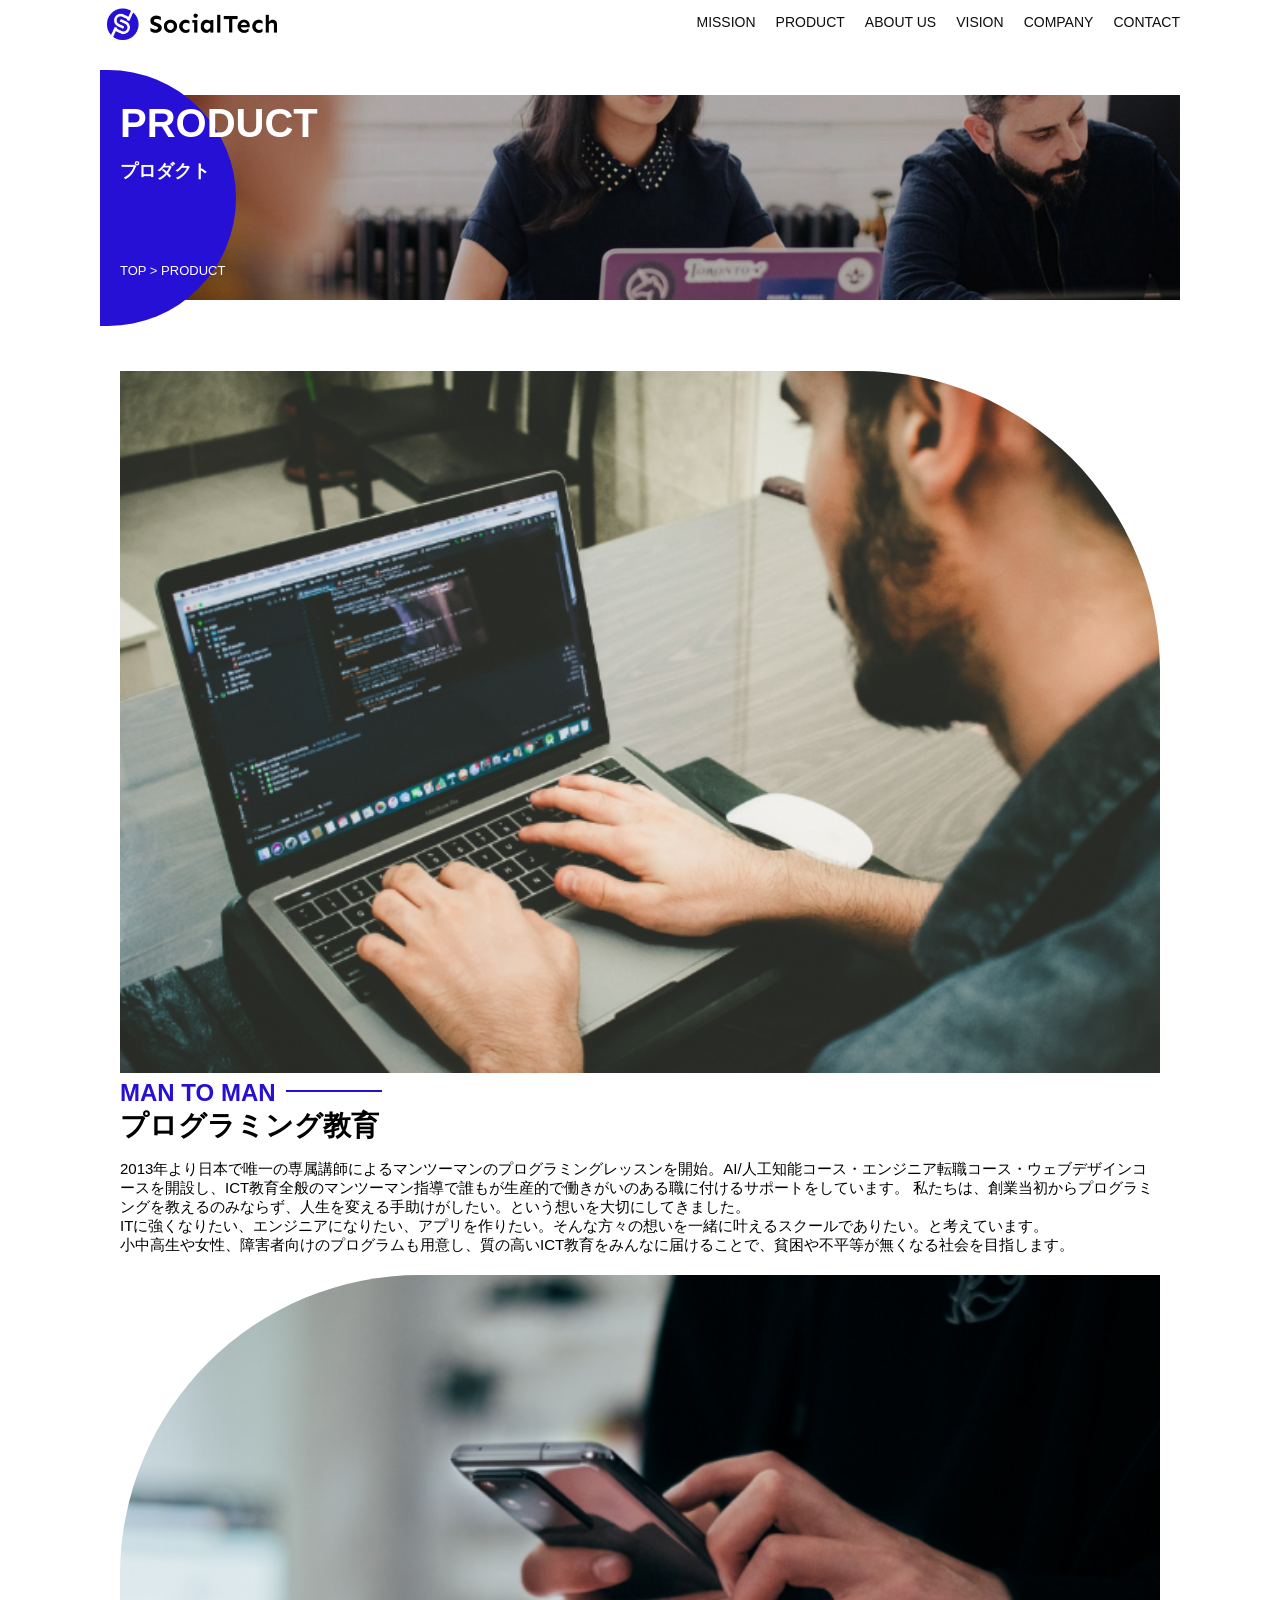
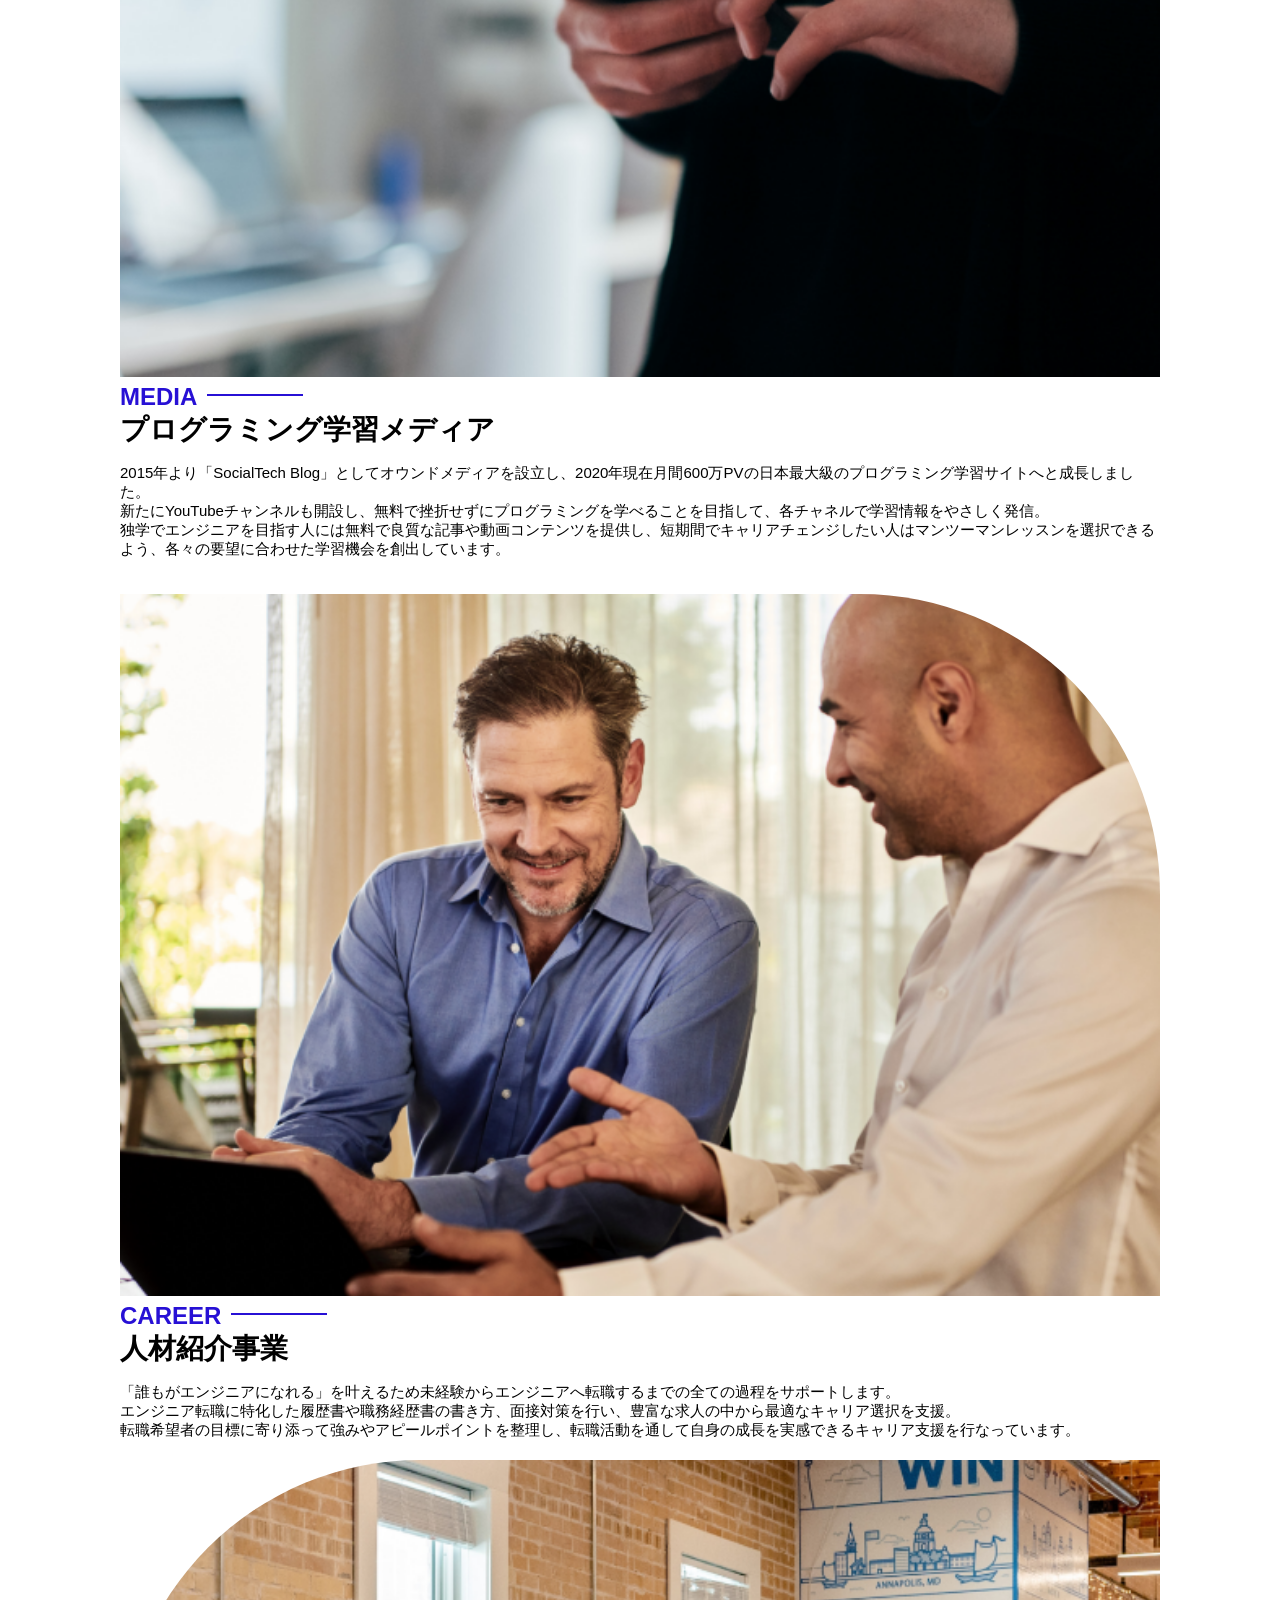
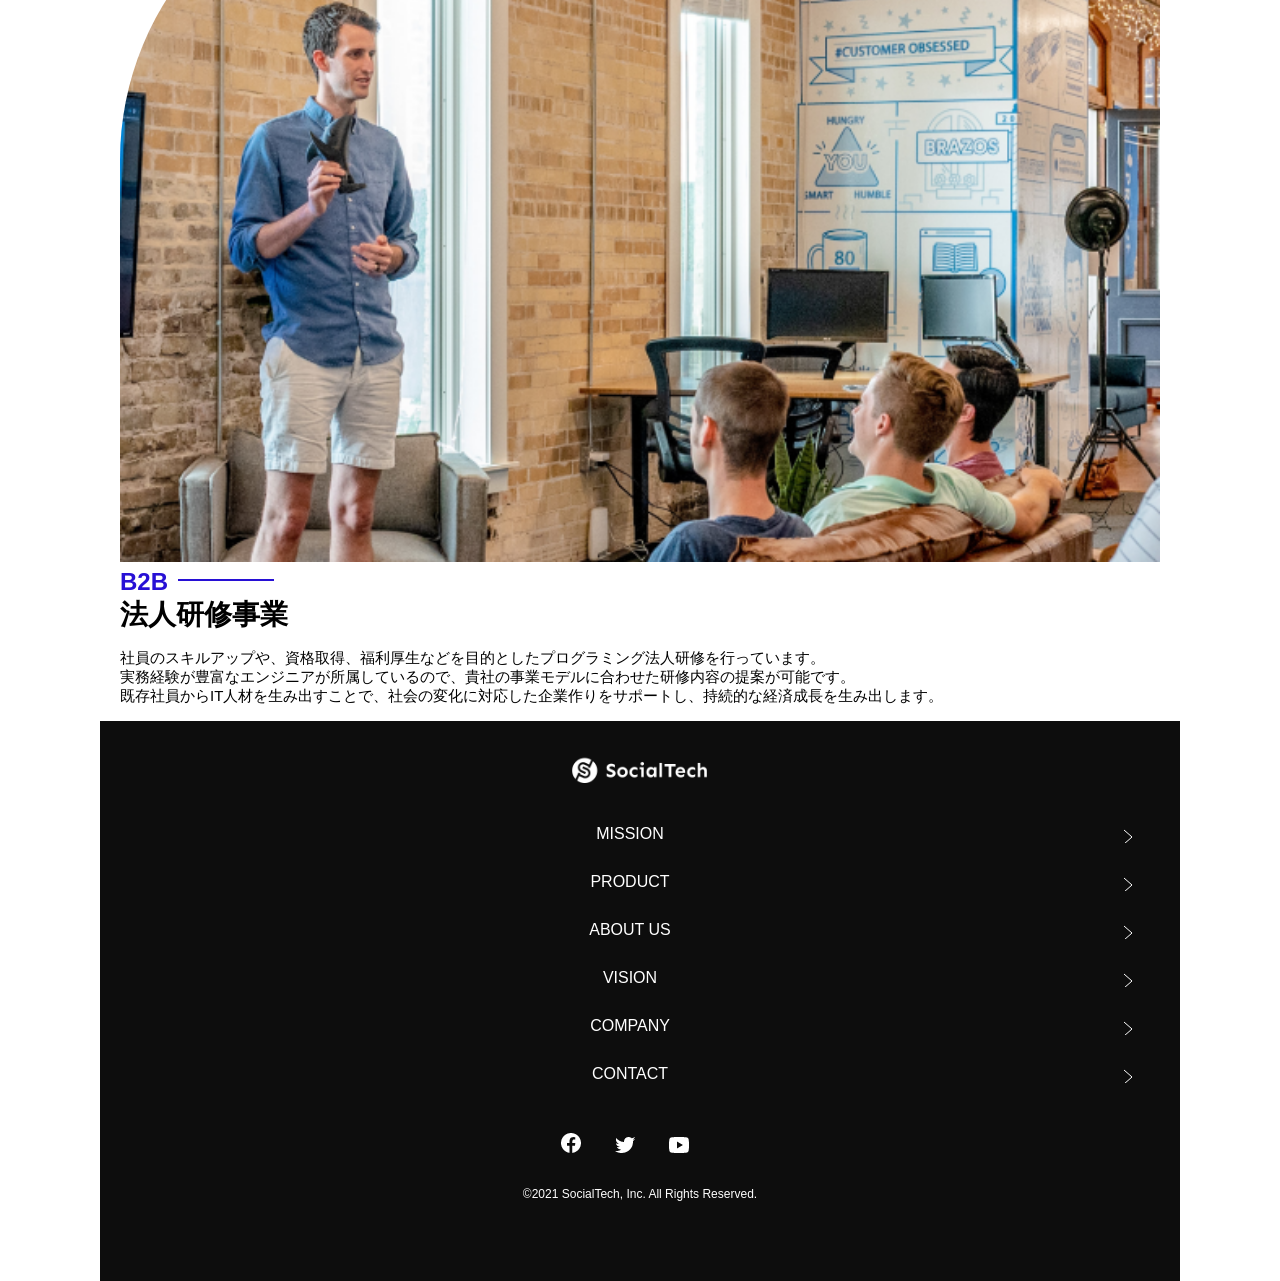
<file: socialtech/product.html>
<!DOCTYPE html>
<html>
  <head>
    <title>SocialTech -PRODUCT プロダクト-</title>
    <meta charset="utf-8">
    <meta name="description" content="SocialTechの4つのプロダクトを紹介します">
    <meta name="viewport" content="width=device-width, initial-scale=1.0">
    <link rel="stylesheet" href="style.css">
  </head>

  <body>
    <!-- ヘッダー -->
    <header>
      <!-- ロゴ -->
      <a href="index.html" id="logo">
        <img src="images/logo.png" alt="トップページに戻る">
      </a>

      <!-- PC用ナビゲーション -->
      <nav id="nav-pc">
        <ul>
          <li><a href="mission.html">MISSION</a></li>
          <li><a href="product.html">PRODUCT</a></li>
          <li><a href="index.html#aboutus">ABOUT US</a></li>
          <li><a href="index.html#vision">VISION</a></li>
          <li><a href="index.html#company">COMPANY</a></li>
          <li><a href="index.html#contact">CONTACT</a></li>
        </ul>
      </nav>

      <!-- スマホ用メニューボタン -->
      <button id="menu-sp" onclick="document.getElementById('nav-sp').style.display = 'block'">
        <img src="images/button-menu.png" alt="ナビゲーションを開く">
      </button>

      <!-- スマホ用ナビゲーション -->
      <div id="nav-sp">
        <button id="close" onclick="document.getElementById('nav-sp').style.display = 'none'">
          <img src="images/button-close.png" alt="ナビゲーションを閉じる">
        </button>

        <nav>
          <ul>
            <li>
              <a id="logo-sp" href="index.html" onclick="document.getElementById('nav-sp').style.display = 'none'"><img src="images/logo-sp.png" alt="トップページに戻る"></a>
            </li>
            <li><a class="menu" href="mission.html" onclick="document.getElementById('nav-sp').style.display = 'none'">MISSION</a></li>
            <li><a class="menu" href="product.html" onclick="document.getElementById('nav-sp').style.display = 'none'">PRODUCT</a></li>
            <li><a class="menu" href="index.html#aboutus" onclick="document.getElementById('nav-sp').style.display = 'none'">ABOUT US</a></li>
            <li><a class="menu" href="index.html#vision" onclick="document.getElementById('nav-sp').style.display = 'none'">VISION</a></li>
            <li><a class="menu" href="index.html#company" onclick="document.getElementById('nav-sp').style.display = 'none'">COMPANY</a></li>
            <li><a class="menu" href="index.html#contact" onclick="document.getElementById('nav-sp').style.display = 'none'">CONTACT</a></li>
          </ul>
        </nav>
        <div id="sns">
          <a href="https://www.facebook.com/sejuku2013">
            <img src="images/button-facebook.png" alt="Facebookのリンク">
          </a>
          <a href="https://twitter.com/samuraijuku">
            <img src="images/button-twitter.png" alt="Twitterのリンク">
          </a>
          <a href="https://www.youtube.com/channel/UCCFOQO5aDK0xXam4cUQXT8g">
            <img src="images/button-youtube.png" alt="YouTubeのリンク">
          </a>
        </div>
      </div>
    </header>

    <main>
       <section id="product-main">
           <div class="product-main-inner">
             <div id="product-title">
               <h1>PRODUCT<br><span>プロダクト</span></h1>
               <p>TOP > PRODUCT</p>
             </div>
           </div>
         </section>

         <section class="product-section product-section-left">
           <div class="product-section-img">
             <img src="images/product/product-mantoman.png" alt="PCでコードを書く男性">
           </div>
           <div class="product-read">
             <h2 class="product-h2">MAN TO MAN</h2>
             <h3 class="product-h3">プログラミング教育</h3>
             <p>
               2013年より日本で唯一の専属講師によるマンツーマンのプログラミングレッスンを開始。AI/人工知能コース・エンジニア転職コース・ウェブデザインコースを開設し、ICT教育全般のマンツーマン指導で誰もが生産的で働きがいのある職に付けるサポートをしています。 私たちは、創業当初からプログラミングを教えるのみならず、人生を変える手助けがしたい。という想いを大切にしてきました。<br>ITに強くなりたい、エンジニアになりたい、アプリを作りたい。そんな方々の想いを一緒に叶えるスクールでありたい。と考えています。<br>小中高生や女性、障害者向けのプログラムも用意し、質の高いICT教育をみんなに届けることで、貧困や不平等が無くなる社会を目指します。
             </p>
           </div>
         </section>
 
         <section class="product-section product-section-right">
           <div class="product-read">
             <h2 class="product-h2">MEDIA</h2>
             <h3 class="product-h3">プログラミング学習メディア</h3>
             <p>2015年より「SocialTech Blog」としてオウンドメディアを設立し、2020年現在月間600万PVの日本最大級のプログラミング学習サイトへと成長しました。<br>新たにYouTubeチャンネルも開設し、無料で挫折せずにプログラミングを学べることを目指して、各チャネルで学習情報をやさしく発信。<br>独学でエンジニアを目指す人には無料で良質な記事や動画コンテンツを提供し、短期間でキャリアチェンジしたい人はマンツーマンレッスンを選択できるよう、各々の要望に合わせた学習機会を創出しています。</p>
           </div>
           <div class="product-section-img">
             <img src="images/product/product-media.png" alt="スマートフォンを操作する人">
           </div>
         </section>
 
         <section class="product-section product-section-left">
           <div class="product-section-img">
             <img src="images/product/product-career.png" alt="笑顔で話し合う2人の男性">
           </div>
           <div class="product-read">
             <h2 class="product-h2">CAREER</h2>
             <h3 class="product-h3">人材紹介事業</h3>
             <p>「誰もがエンジニアになれる」を叶えるため未経験からエンジニアへ転職するまでの全ての過程をサポートします。<br>エンジニア転職に特化した履歴書や職務経歴書の書き方、面接対策を行い、豊富な求人の中から最適なキャリア選択を支援。<br>転職希望者の目標に寄り添って強みやアピールポイントを整理し、転職活動を通して自身の成長を実感できるキャリア支援を行なっています。<br></p>
           </div>
         </section>
 
         <section class="product-section product-section-right">
           <div class="product-read">
             <h2 class="product-h2">B2B</h2>
             <h3 class="product-h3">法人研修事業</h3>
             <p>社員のスキルアップや、資格取得、福利厚生などを目的としたプログラミング法人研修を行っています。<br>実務経験が豊富なエンジニアが所属しているので、貴社の事業モデルに合わせた研修内容の提案が可能です。<br>既存社員からIT人材を生み出すことで、社会の変化に対応した企業作りをサポートし、持続的な経済成長を生み出します。</p>
           </div>
           <div class="product-section-img">
             <img src="images/product/product-b2b.png" alt="講演中の男性とそれを聴く人々">
           </div>
         </section>



      </article>
    </main>

    <footer>
      <div id="footer-logo">
        <img src="images/logo-sp.png" alt="SocialTech">
      </div>
      <div id="footer-link">
        <a href="mission.html">MISSION</a>
        <a href="product.html">PRODUCT</a>
        <a href="index.html#aboutus">ABOUT US</a>
        <a href="index.html#vision">VISION</a>
        <a href="index.html#company">COMPANY</a>
        <a href="index.html#contact">CONTACT</a>
      </div>
      <div id="sns-footer">
        <div class="sns-btns">
          <a href="https://www.facebook.com/sejuku2013"><img src="images/button-facebook.png" alt="Facebookのリンク"></a>
          <a href="https://twitter.com/samuraijuku"><img src="images/button-twitter.png" alt="Twitterのリンク"></a>
          <a href="https://www.youtube.com/channel/UCCFOQO5aDK0xXam4cUQXT8g"><img src="images/button-youtube.png" alt="YouTubeのリンク"></a>
        </div>
        <p id="copyright">&copy;2021 SocialTech, Inc. All Rights Reserved.</p>
      </div>
    </footer>
    
  </body>
</html>
</file>
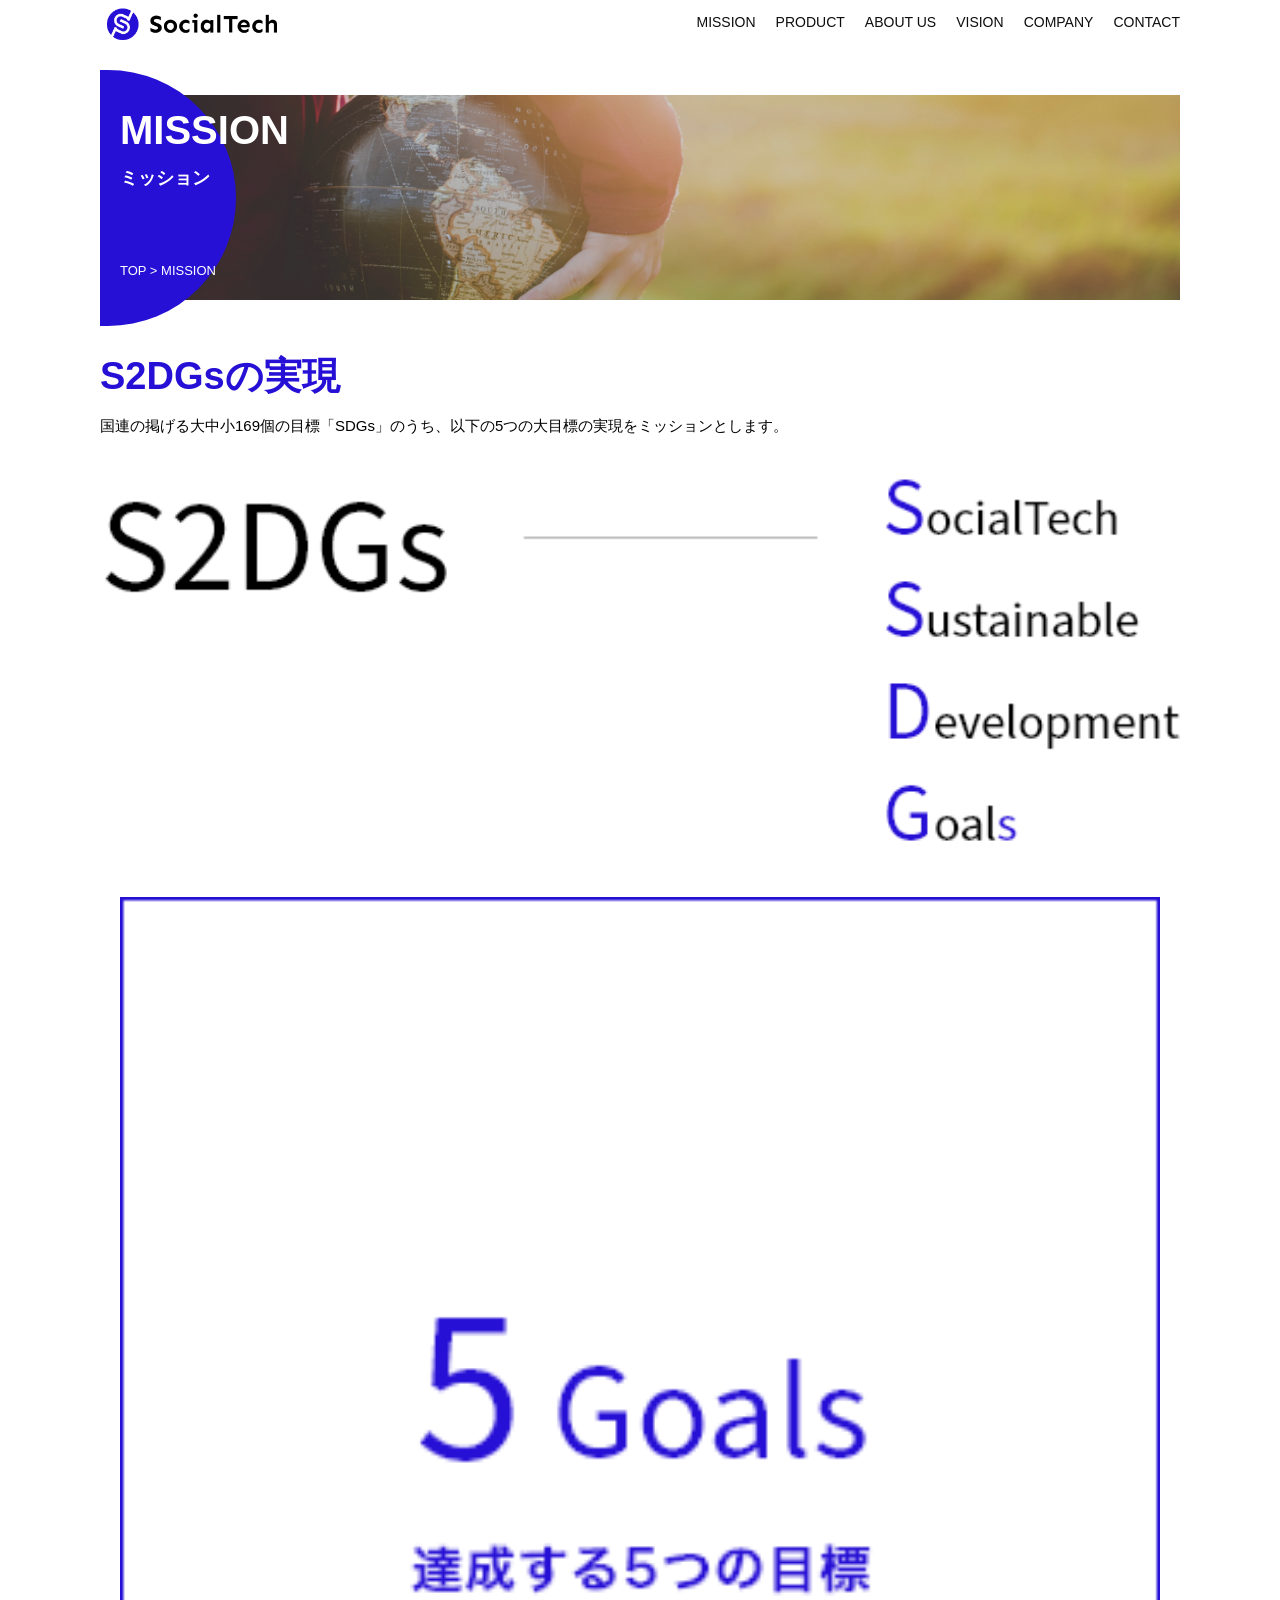
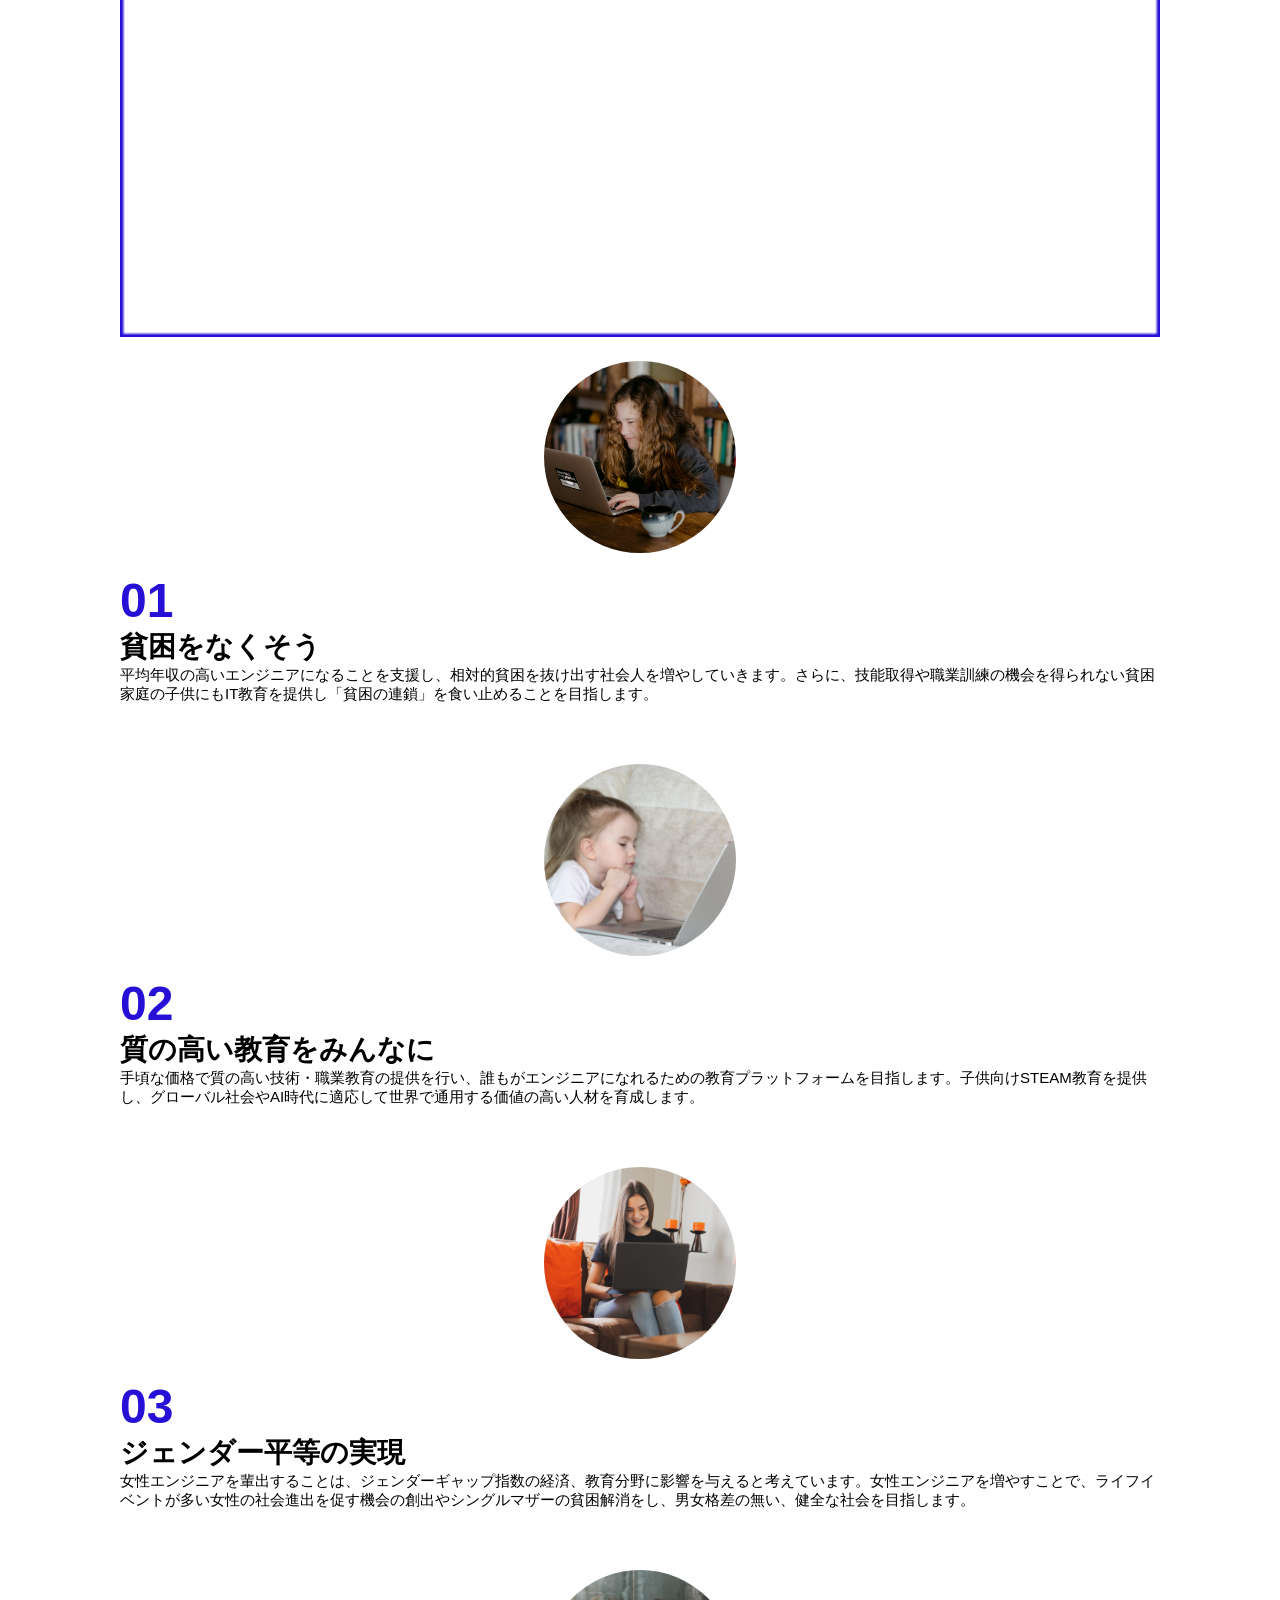
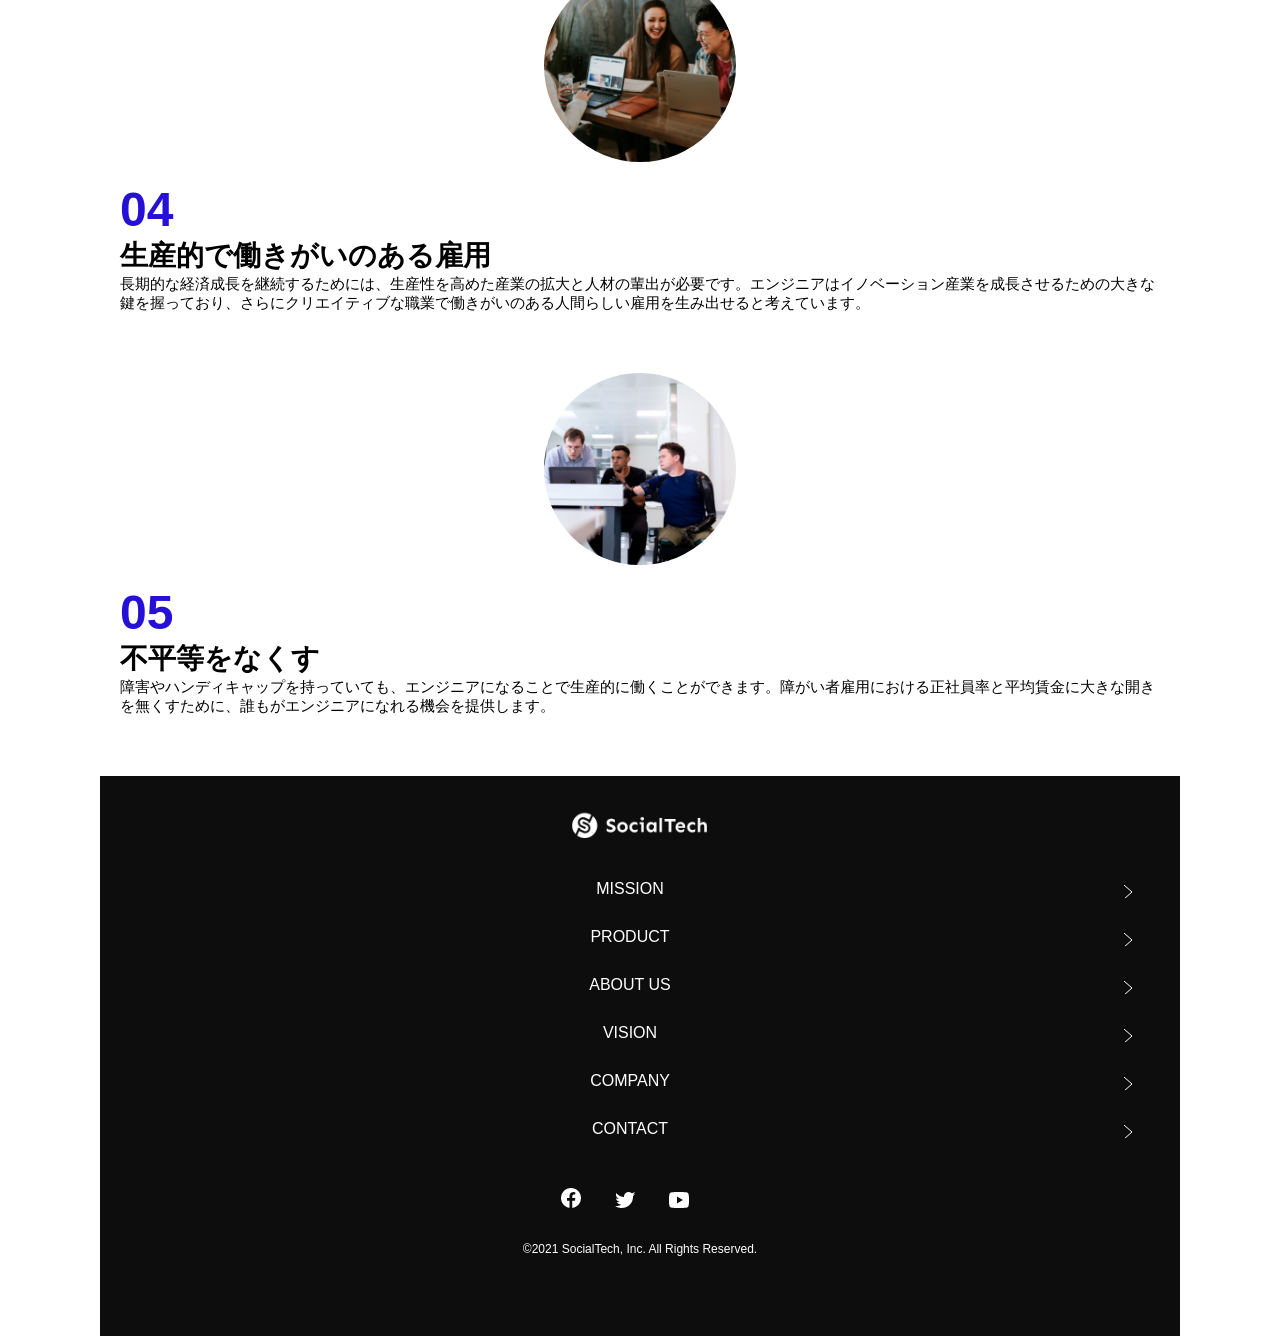
<file: kadai_tutorial_output/socialtech/mission.html>
<!DOCTYPE html>
<html>
  <head>
    <title>SocialTech - MISSION ミッション -</title>
    <meta charset="utf-8">
    <meta name="description" content="SocialTechが目指す5つの目標（S2DGs）を紹介します">
    <meta name="viewport" content="width=device-width, initial-scale=1.0">
    <link rel="stylesheet" href="style.css">
  </head>

  <body>
    <!-- ヘッダー -->
    <header>
      <!-- ロゴ -->
      <a href="index.html" id="logo">
        <img src="images/logo.png" alt="トップページに戻る">
      </a>

      <!-- PC用ナビゲーション -->
      <nav id="nav-pc">
        <ul>
          <li><a href="mission.html">MISSION</a></li>
          <li><a href="product.html">PRODUCT</a></li>
          <li><a href="index.html#aboutus">ABOUT US</a></li>
          <li><a href="index.html#vision">VISION</a></li>
          <li><a href="index.html#company">COMPANY</a></li>
          <li><a href="index.html#contact">CONTACT</a></li>
        </ul>
      </nav>

      <!-- スマホ用メニューボタン -->
      <button id="menu-sp" onclick="document.getElementById('nav-sp').style.display = 'block'">
        <img src="images/button-menu.png" alt="ナビゲーションを開く">
      </button>

      <!-- スマホ用ナビゲーション -->
      <div id="nav-sp">
        <button id="close" onclick="document.getElementById('nav-sp').style.display = 'none'">
          <img src="images/button-close.png" alt="ナビゲーションを閉じる">
        </button>

        <nav>
          <ul>
            <li>
              <a id="logo-sp" href="index.html" onclick="document.getElementById('nav-sp').style.display = 'none'"><img src="images/logo-sp.png" alt="トップページに戻る"></a>
            </li>
            <li><a class="menu" href="mission.html" onclick="document.getElementById('nav-sp').style.display = 'none'">MISSION</a></li>
            <li><a class="menu" href="product.html" onclick="document.getElementById('nav-sp').style.display = 'none'">PRODUCT</a></li>
            <li><a class="menu" href="index.html#aboutus" onclick="document.getElementById('nav-sp').style.display = 'none'">ABOUT US</a></li>
            <li><a class="menu" href="index.html#vision" onclick="document.getElementById('nav-sp').style.display = 'none'">VISION</a></li>
            <li><a class="menu" href="index.html#company" onclick="document.getElementById('nav-sp').style.display = 'none'">COMPANY</a></li>
            <li><a class="menu" href="index.html#contact" onclick="document.getElementById('nav-sp').style.display = 'none'">CONTACT</a></li>
          </ul>
        </nav>
        <div id="sns">
          <a href="https://www.facebook.com/sejuku2013">
            <img src="images/button-facebook.png" alt="Facebookのリンク">
          </a>
          <a href="https://twitter.com/samuraijuku">
            <img src="images/button-twitter.png" alt="Twitterのリンク">
          </a>
          <a href="https://www.youtube.com/channel/UCCFOQO5aDK0xXam4cUQXT8g">
            <img src="images/button-youtube.png" alt="YouTubeのリンク">
          </a>
        </div>
      </div>
    </header>

    <main>
      <article>
        <section id="mission-main">
           <div class="mission-main-inner">
             <div id="mission-title">
               <h1>MISSION<br><span>ミッション</span></h1>
               <p>TOP > MISSION</p>
             </div>
           </div>
         </section>

             <section id="mission-s2dgs">
            <h2 class="mission-h2">S2DGsの実現</h2>
            <p>国連の掲げる大中小169個の目標「SDGs」のうち、以下の5つの大目標の実現をミッションとします。</p>
            <img src="images/mission/mission-s2dgs.png" alt="S2DGs">
          </section>

          <section id="mission-five-goals">
            <div class="five-goals-image">
              <img src="images/mission/mission-5goals.png" alt="5Goals">
            </div>
               <div class="five-goals-read">
             <div>
               <img class="fivegoals-image-left" src="images/mission/mission-5goals01.png" alt="PCを操作する女の子">
               <span class="fivegoals-number">01</span>
               <h3 class="fivegoals-h3">貧困をなくそう</h3>
               <p class="fivegoals-p">平均年収の高いエンジニアになることを支援し、相対的貧困を抜け出す社会人を増やしていきます。さらに、技能取得や職業訓練の機会を得られない貧困家庭の子供にもIT教育を提供し「貧困の連鎖」を食い止めることを目指します。</p>
             </div>
             <div>
               <img class="fivegoals-image-right" src="images/mission/mission-5goals02.png" alt="PCを見つめる小さい女の子">
               <span class="fivegoals-number">02</span>
               <h3 class="fivegoals-h3">質の高い教育をみんなに</h3>
               <p class="fivegoals-p">手頃な価格で質の高い技術・職業教育の提供を行い、誰もがエンジニアになれるための教育プラットフォームを目指します。子供向けSTEAM教育を提供し、グローバル社会やAI時代に適応して世界で通用する価値の高い人材を育成します。</p>
             </div>
             <div>
               <img class="fivegoals-image-left" src="images/mission/mission-5goals03.png" alt="PCを操作する女性">
               <span class="fivegoals-number">03</span>
               <h3 class="fivegoals-h3">ジェンダー平等の実現</h3>
               <p class="fivegoals-p">女性エンジニアを輩出することは、ジェンダーギャップ指数の経済、教育分野に影響を与えると考えています。女性エンジニアを増やすことで、ライフイベントが多い女性の社会進出を促す機会の創出やシングルマザーの貧困解消をし、男女格差の無い、健全な社会を目指します。</p>
             </div>
             <div>
               <img class="fivegoals-image-right" src="images/mission/mission-5goals04.png" alt="笑顔で話し合う3人の男女">
               <span class="fivegoals-number">04</span>
               <h3 class="fivegoals-h3">生産的で働きがいのある雇用</h3>
               <p class="fivegoals-p">長期的な経済成長を継続するためには、生産性を高めた産業の拡大と人材の輩出が必要です。エンジニアはイノベーション産業を成長させるための大きな鍵を握っており、さらにクリエイティブな職業で働きがいのある人間らしい雇用を生み出せると考えています。</p>
             </div>
             <div>
               <img class="fivegoals-image-left" src="images/mission/mission-5goals05.png" alt="障害を持つ男性が生き生きと働く様子">
               <span class="fivegoals-number">05</span>
               <h3 class="fivegoals-h3">不平等をなくす</h3>
               <p class="fivegoals-p">障害やハンディキャップを持っていても、エンジニアになることで生産的に働くことができます。障がい者雇用における正社員率と平均賃金に大きな開きを無くすために、誰もがエンジニアになれる機会を提供します。</p>
             </div>
           </div>
         </section>
      
      </article>
    </main>

    <footer>
      <div id="footer-logo">
        <img src="images/logo-sp.png" alt="SocialTech">
      </div>
      <div id="footer-link">
        <a href="mission.html">MISSION</a>
        <a href="product.html">PRODUCT</a>
        <a href="index.html#aboutus">ABOUT US</a>
        <a href="index.html#vision">VISION</a>
        <a href="index.html#company">COMPANY</a>
        <a href="index.html#contact">CONTACT</a>
      </div>
      <div id="sns-footer">
        <div class="sns-btns">
          <a href="https://www.facebook.com/sejuku2013"><img src="images/button-facebook.png" alt="Facebookのリンク"></a>
          <a href="https://twitter.com/samuraijuku"><img src="images/button-twitter.png" alt="Twitterのリンク"></a>
          <a href="https://www.youtube.com/channel/UCCFOQO5aDK0xXam4cUQXT8g"><img src="images/button-youtube.png" alt="YouTubeのリンク"></a>
        </div>
        <p id="copyright">&copy;2021 SocialTech, Inc. All Rights Reserved.</p>
      </div>
    </footer>

  </body>
</html>
</file>
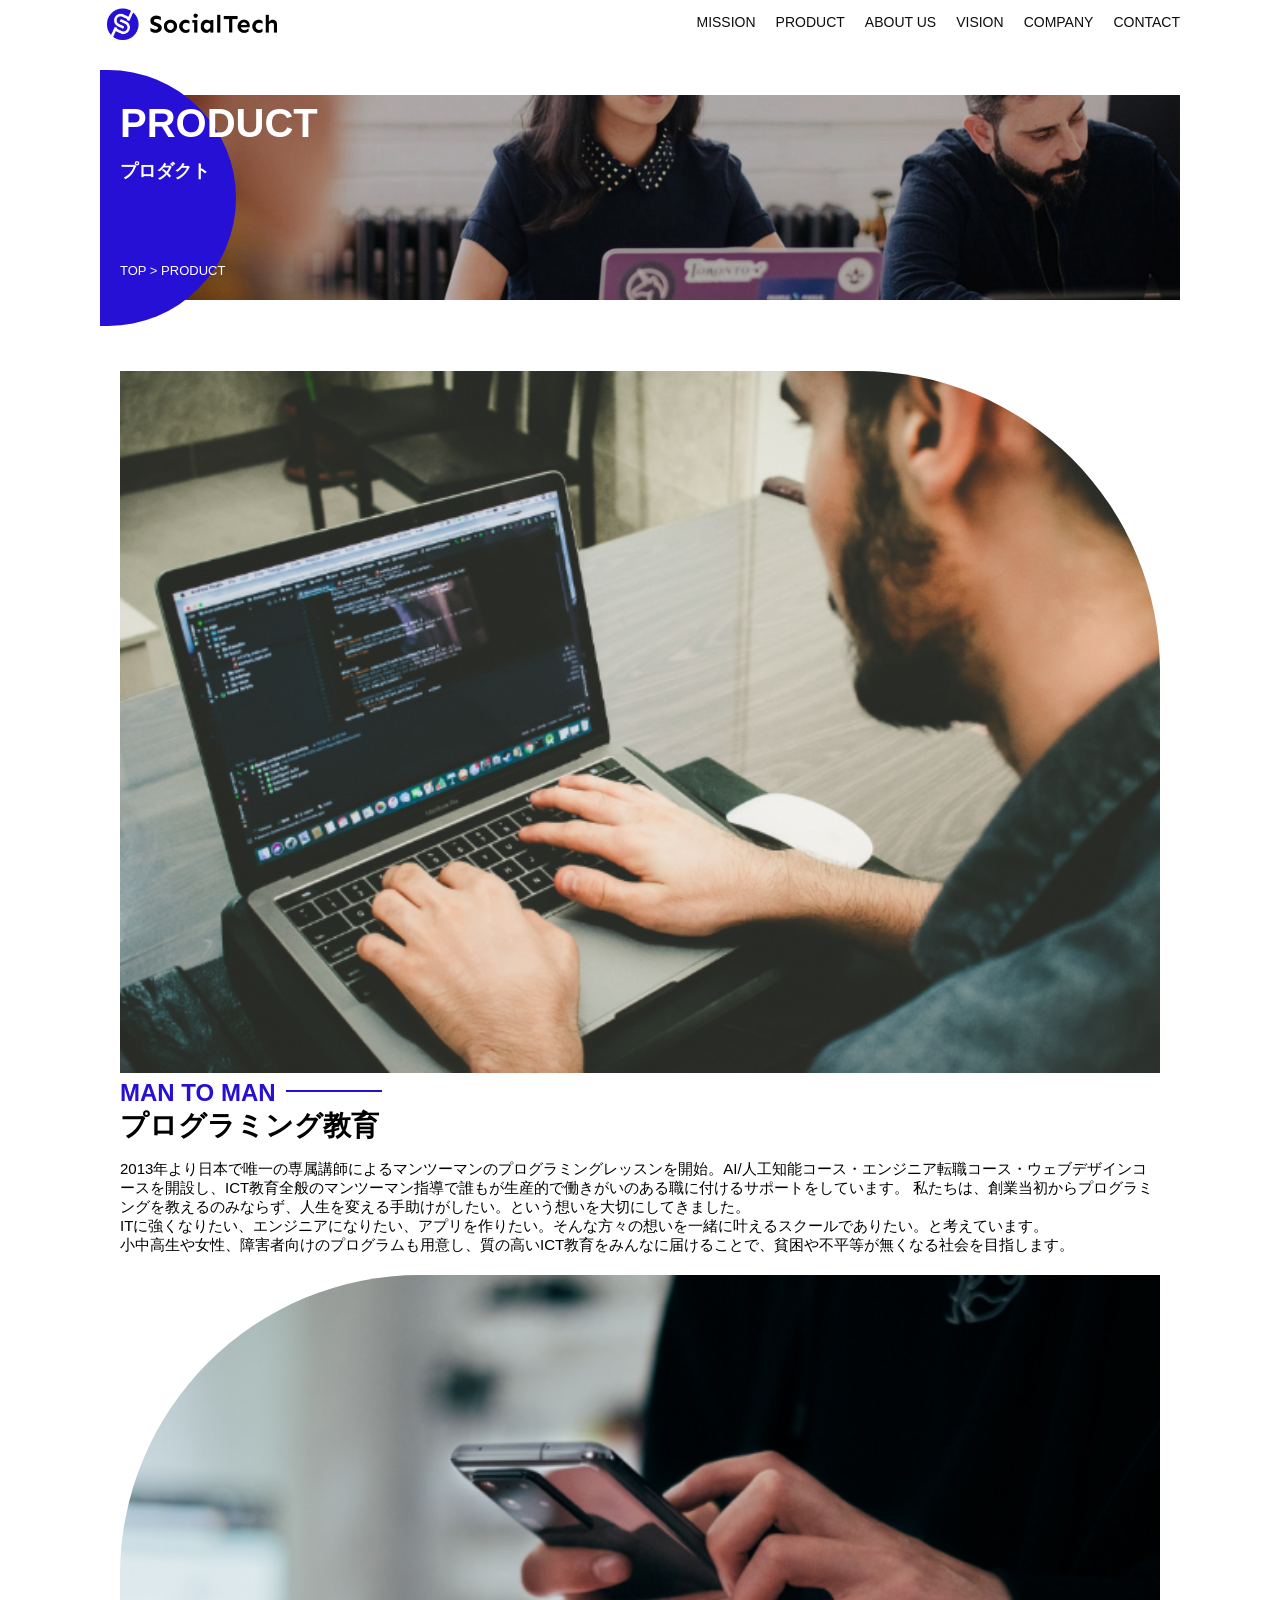
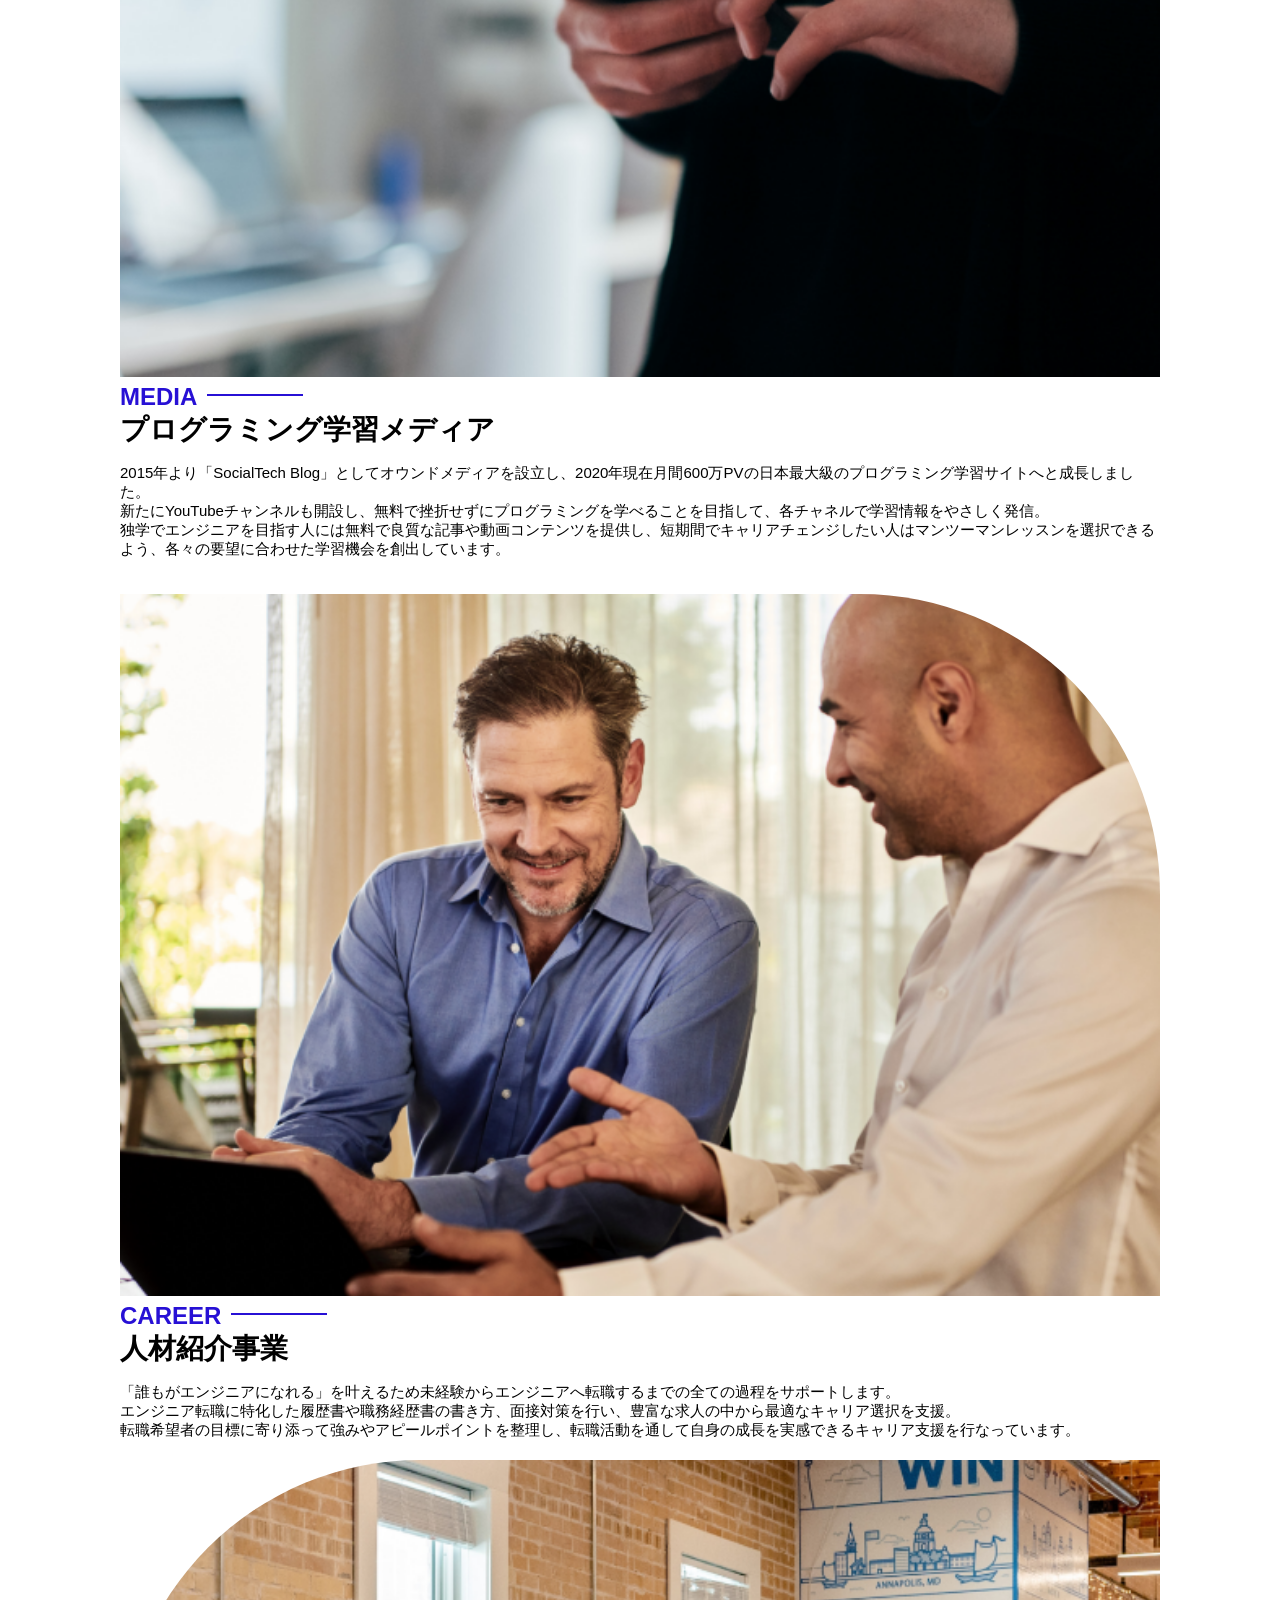
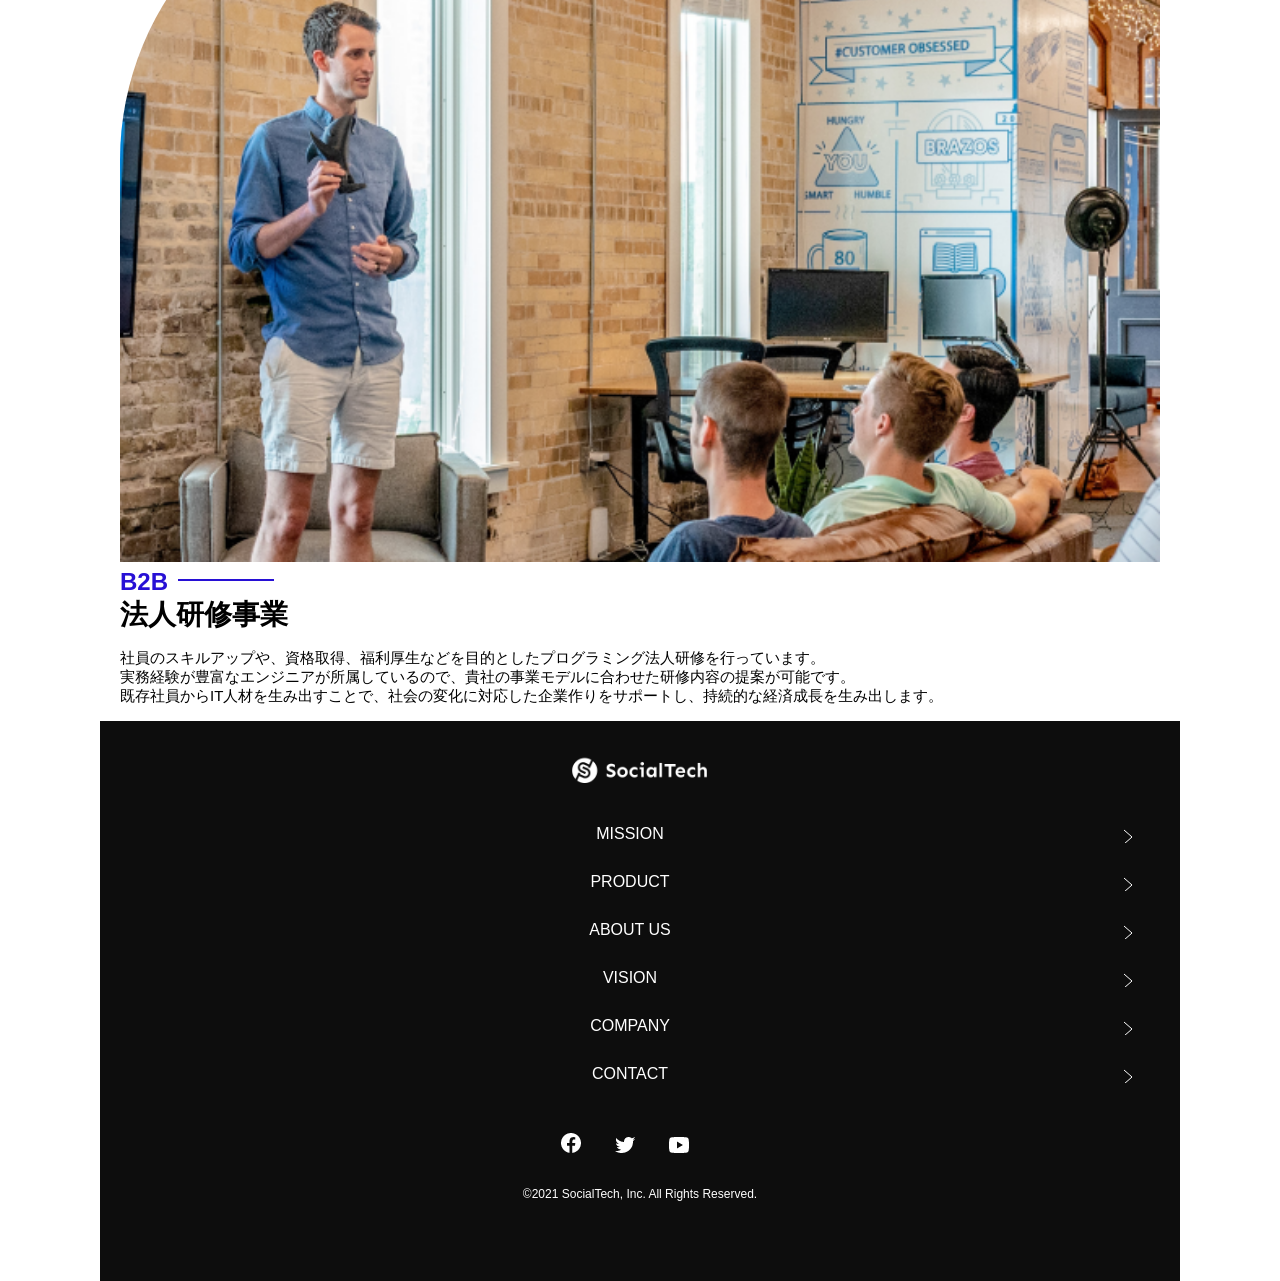
<file: kadai_tutorial_output/socialtech/product.html>
<!DOCTYPE html>
<html>
  <head>
    <title>SocialTech -PRODUCT プロダクト-</title>
    <meta charset="utf-8">
    <meta name="description" content="SocialTechの4つのプロダクトを紹介します">
    <meta name="viewport" content="width=device-width, initial-scale=1.0">
    <link rel="stylesheet" href="style.css">
  </head>

  <body>
    <!-- ヘッダー -->
    <header>
      <!-- ロゴ -->
      <a href="index.html" id="logo">
        <img src="images/logo.png" alt="トップページに戻る">
      </a>

      <!-- PC用ナビゲーション -->
      <nav id="nav-pc">
        <ul>
          <li><a href="mission.html">MISSION</a></li>
          <li><a href="product.html">PRODUCT</a></li>
          <li><a href="index.html#aboutus">ABOUT US</a></li>
          <li><a href="index.html#vision">VISION</a></li>
          <li><a href="index.html#company">COMPANY</a></li>
          <li><a href="index.html#contact">CONTACT</a></li>
        </ul>
      </nav>

      <!-- スマホ用メニューボタン -->
      <button id="menu-sp" onclick="document.getElementById('nav-sp').style.display = 'block'">
        <img src="images/button-menu.png" alt="ナビゲーションを開く">
      </button>

      <!-- スマホ用ナビゲーション -->
      <div id="nav-sp">
        <button id="close" onclick="document.getElementById('nav-sp').style.display = 'none'">
          <img src="images/button-close.png" alt="ナビゲーションを閉じる">
        </button>

        <nav>
          <ul>
            <li>
              <a id="logo-sp" href="index.html" onclick="document.getElementById('nav-sp').style.display = 'none'"><img src="images/logo-sp.png" alt="トップページに戻る"></a>
            </li>
            <li><a class="menu" href="mission.html" onclick="document.getElementById('nav-sp').style.display = 'none'">MISSION</a></li>
            <li><a class="menu" href="product.html" onclick="document.getElementById('nav-sp').style.display = 'none'">PRODUCT</a></li>
            <li><a class="menu" href="index.html#aboutus" onclick="document.getElementById('nav-sp').style.display = 'none'">ABOUT US</a></li>
            <li><a class="menu" href="index.html#vision" onclick="document.getElementById('nav-sp').style.display = 'none'">VISION</a></li>
            <li><a class="menu" href="index.html#company" onclick="document.getElementById('nav-sp').style.display = 'none'">COMPANY</a></li>
            <li><a class="menu" href="index.html#contact" onclick="document.getElementById('nav-sp').style.display = 'none'">CONTACT</a></li>
          </ul>
        </nav>
        <div id="sns">
          <a href="https://www.facebook.com/sejuku2013">
            <img src="images/button-facebook.png" alt="Facebookのリンク">
          </a>
          <a href="https://twitter.com/samuraijuku">
            <img src="images/button-twitter.png" alt="Twitterのリンク">
          </a>
          <a href="https://www.youtube.com/channel/UCCFOQO5aDK0xXam4cUQXT8g">
            <img src="images/button-youtube.png" alt="YouTubeのリンク">
          </a>
        </div>
      </div>
    </header>

    <main>
       <section id="product-main">
           <div class="product-main-inner">
             <div id="product-title">
               <h1>PRODUCT<br><span>プロダクト</span></h1>
               <p>TOP > PRODUCT</p>
             </div>
           </div>
         </section>

         <section class="product-section product-section-left">
           <div class="product-section-img">
             <img src="images/product/product-mantoman.png" alt="PCでコードを書く男性">
           </div>
           <div class="product-read">
             <h2 class="product-h2">MAN TO MAN</h2>
             <h3 class="product-h3">プログラミング教育</h3>
             <p>
               2013年より日本で唯一の専属講師によるマンツーマンのプログラミングレッスンを開始。AI/人工知能コース・エンジニア転職コース・ウェブデザインコースを開設し、ICT教育全般のマンツーマン指導で誰もが生産的で働きがいのある職に付けるサポートをしています。 私たちは、創業当初からプログラミングを教えるのみならず、人生を変える手助けがしたい。という想いを大切にしてきました。<br>ITに強くなりたい、エンジニアになりたい、アプリを作りたい。そんな方々の想いを一緒に叶えるスクールでありたい。と考えています。<br>小中高生や女性、障害者向けのプログラムも用意し、質の高いICT教育をみんなに届けることで、貧困や不平等が無くなる社会を目指します。
             </p>
           </div>
         </section>
 
         <section class="product-section product-section-right">
           <div class="product-read">
             <h2 class="product-h2">MEDIA</h2>
             <h3 class="product-h3">プログラミング学習メディア</h3>
             <p>2015年より「SocialTech Blog」としてオウンドメディアを設立し、2020年現在月間600万PVの日本最大級のプログラミング学習サイトへと成長しました。<br>新たにYouTubeチャンネルも開設し、無料で挫折せずにプログラミングを学べることを目指して、各チャネルで学習情報をやさしく発信。<br>独学でエンジニアを目指す人には無料で良質な記事や動画コンテンツを提供し、短期間でキャリアチェンジしたい人はマンツーマンレッスンを選択できるよう、各々の要望に合わせた学習機会を創出しています。</p>
           </div>
           <div class="product-section-img">
             <img src="images/product/product-media.png" alt="スマートフォンを操作する人">
           </div>
         </section>
 
         <section class="product-section product-section-left">
           <div class="product-section-img">
             <img src="images/product/product-career.png" alt="笑顔で話し合う2人の男性">
           </div>
           <div class="product-read">
             <h2 class="product-h2">CAREER</h2>
             <h3 class="product-h3">人材紹介事業</h3>
             <p>「誰もがエンジニアになれる」を叶えるため未経験からエンジニアへ転職するまでの全ての過程をサポートします。<br>エンジニア転職に特化した履歴書や職務経歴書の書き方、面接対策を行い、豊富な求人の中から最適なキャリア選択を支援。<br>転職希望者の目標に寄り添って強みやアピールポイントを整理し、転職活動を通して自身の成長を実感できるキャリア支援を行なっています。<br></p>
           </div>
         </section>
 
         <section class="product-section product-section-right">
           <div class="product-read">
             <h2 class="product-h2">B2B</h2>
             <h3 class="product-h3">法人研修事業</h3>
             <p>社員のスキルアップや、資格取得、福利厚生などを目的としたプログラミング法人研修を行っています。<br>実務経験が豊富なエンジニアが所属しているので、貴社の事業モデルに合わせた研修内容の提案が可能です。<br>既存社員からIT人材を生み出すことで、社会の変化に対応した企業作りをサポートし、持続的な経済成長を生み出します。</p>
           </div>
           <div class="product-section-img">
             <img src="images/product/product-b2b.png" alt="講演中の男性とそれを聴く人々">
           </div>
         </section>



      </article>
    </main>

    <footer>
      <div id="footer-logo">
        <img src="images/logo-sp.png" alt="SocialTech">
      </div>
      <div id="footer-link">
        <a href="mission.html">MISSION</a>
        <a href="product.html">PRODUCT</a>
        <a href="index.html#aboutus">ABOUT US</a>
        <a href="index.html#vision">VISION</a>
        <a href="index.html#company">COMPANY</a>
        <a href="index.html#contact">CONTACT</a>
      </div>
      <div id="sns-footer">
        <div class="sns-btns">
          <a href="https://www.facebook.com/sejuku2013"><img src="images/button-facebook.png" alt="Facebookのリンク"></a>
          <a href="https://twitter.com/samuraijuku"><img src="images/button-twitter.png" alt="Twitterのリンク"></a>
          <a href="https://www.youtube.com/channel/UCCFOQO5aDK0xXam4cUQXT8g"><img src="images/button-youtube.png" alt="YouTubeのリンク"></a>
        </div>
        <p id="copyright">&copy;2021 SocialTech, Inc. All Rights Reserved.</p>
      </div>
    </footer>
    
  </body>
</html>
</file>
<file: html-css-kadai_013/style.css>
/* PC、スマホ共通スタイル */
body {
  font-family: "Source Sans Pro", "Hiragino Kaku Gothic ProN", Meiryo, Arial,
    sans-serif;
}

p {
  font-size: 15px;
}

#main-visual>img {
  width: 100%;
}

/*================
PC用のスタイル 
=================*/
@media screen and (min-width: 768px) {
  /* 横幅設定 */
  body {
    max-width: 1080px;
    min-width: 960px;
    margin: 0 auto 0 auto;
  }

  /* ヘッダー */
  header {
    display: flex;
    justify-content: space-between;
  }

  /* ナビゲーションのレイアウト */
  #nav-pc {
    text-align: right;
    font-size: 14px;
    padding-top: 15px;
  }

  /* ナビゲーションのリンクの装飾設定 */
  #nav-pc>a {
    text-decoration: none;
    margin-left: 20px;
  }

  #nav-pc>a:link {
    color: #0d0d0d;
  }

  #nav-pc>a:visited {
    color: #0d0d0d;
  }

  #nav-pc>a:hover {
    color: #0d0d0d;
    text-decoration: underline;
  }

  #nav-pc>a:active {
    color: #0d0d0d;
  }
}

/* ========================================
   スマートフォン向けスタイル（最大幅767px）
   ======================================== */
@media screen and (max-width: 767px) {
  body {
    min-width: 375px;
    margin: 0;
  }

  /* PC用ナビゲーション非表示 */
  #nav-pc {
    display: none;
  }

  /* ハンバーガーメニューボタン */
  #menu-sp {
    float: right;
    padding: 0;
  }

  /* スマホ用ナビゲーション全体 */
  #nav-sp {
    background-color: #ce933e; 
    position: absolute;
    left: 0;
    top: 0;
    height: 100%;
    width: 100%;
    display: none;
    z-index: 100;
  }

  #nav-sp ul {
    padding-left: 0;
  }

  #nav-sp li {
    list-style: none;
  }

  /* 閉じるボタン */
  #close {
    position: absolute;
    top: 20px;
    right: 20px;
  }

  /* スマホメニュー用ロゴ */
  #logo-sp {
    margin: 80px 0 30px 20px;
  }

  /* リンクの基本設定 */
  #nav-sp a {
    display: block; /* 縦に並べ、押しやすくする */
  }

  /* 各状態のリンク色を白に統一 */
  #nav-sp a:link,
  #nav-sp a:visited,
  #nav-sp a:active {
    color: #ffffff;
  }

  #nav-sp a:hover {
    color: #ffffff;
    text-decoration: underline;
  }

  /* メニュー項目（矢印画像の設定） */
  #nav-sp .menu {
    text-decoration: none;
    display: block;
    margin-left: 20px;
    margin-right: 20px;
    height: 44px;
    font-size: 16px;
    background-image: url("images/arrow.png");
    background-repeat: no-repeat;
    background-position: right top;
  }
} /* ← ここでスマホ用メディアクエリを閉じる */

/* ========================================
   PC向け設定（PC時にスマホ用を隠す）
   ======================================== */
@media screen and (min-width: 768px) {
  #menu-sp {
    display: none;
  }
  #nav-sp {
    display: none;
  }
}
</file>
<file: socialtech/style.css>
/* PC、スマホ共通スタイル */
 * {
   box-sizing: border-box;
 }

p {
  font-size: 15px;
}

body {
  max-width: 1080px;
  margin: 0 auto 0 auto;  
  font-family: "Source Sans Pro", "Hiragino Kaku Gothic ProN", Meiryo, Arial, sans-serif;
}

/* ヘッダー */
header {
display: flex;
justify-content: space-between;
} 

/* ナビゲーションのレイアウト */
#nav-pc {
  font-size: 14px;
}

#nav-pc ul {
  display: flex;
  padding-left: 0;
}

#nav-pc li {
  list-style: none;
}

/* ナビゲーションのリンクの装飾設定 */
#nav-pc a {
  text-decoration: none;
  margin-left: 20px;
  color: #0d0d0d;
}

#nav-pc a:hover {
  text-decoration: underline;
}


#nav-sp,#menu-sp {
  display:  none;
}

/* メインビジュアル*/
#main-visual {
  position: relative;
  height: 400px;
}

#main-message {
  position: absolute;
  top: 0;
  left: 0;
  background-color: #2710d5;
  color: #ffffff;
  border-radius: 0 0 476px 0;
  max-width: 620px;
  height: 100%;
  width: 100%;
  z-index: 11;
}

#main-message > h1 {
  font-size: 60px;
  margin: 100px 0 0 50px;
}
#main-message > p { 
  font-size: 28px;
  margin: 0 0 0 50px;
}

 #main-visual > img {
   max-width: 620px;
   border-radius: 476px 0 0 0;
   position: absolute;
   top: 0;
   right: 0;
   z-index: 10;
 }

 h2{
  margin: 40px 0 0 0;
 }

 h2::after{
  content: url("images/line.png");
   margin-left: 10px;
 }

 h3 {
  font-size: 27px;
 }

 #mission {
  margin: 80px auto ;
 }

 #mission-flex {
  display: flex;
 }

 #mission-flex > div {
  width:50%;
  margin: 20px;
 }

 #mission-photo {
  width : 100%;
 }

 #s2dgs {
  margin-top : 50px;
  width: 100%;
  }

 #product {
   background-color: #fafafa;
   margin: 80px 0 80px 0;
   padding: 10px 40px 0px 40px;
 }
 

/* 外枠 */
#product .product-flex {
  margin-top: 40px;
  display: flex;
}

/* 左のカラム */
#product-left {
  width: 50%;
  margin-right: 20px;
}

/* 右のカラム */
#product-right {
  width: 50%;
  margin-left: 20px;
  margin-top: 80px;
}

/* 画像＋説明の枠 */
#product-left > div {
  position: relative;
  height: 480px;
  margin-right: 20px;
}

#product-right > div {
  position: relative;
  height: 480px;
  margin-left: 20px;
}

 /* 画像 */
 .product-photo {
   width: 100%;
 }

 .product-explain {
   background-color: #ffffff;
   position: absolute;
   left: 0;
   bottom: 50px;
   margin: 0 40px 0 40px;
   padding: 20px;
   box-shadow: 5px 5px 10px rgba(0, 0, 0, 0.05);
 }
 
 /* 説明文の英語 */
 .product-explain > span {
   color: #2710d5;
   font-weight: bold;
   font-size: 16px;
   margin: 0;
 }
 
 /* 説明文の見出し */
 .product-explain > h3 {
   margin: 5px 0 5px 0;
 }
 
 /* 説明文 */
 .product-explain > p {
   font-size: 14px;
   margin: 0;
 }
 
 /* もっと見るボタン */
 #product-more {
   text-align: center;
 }
 
 #product-more a {
   position: relative;
   bottom: -42px;
 }

 #aboutus {
  margin: 80px auto;
 }

 #aboutus>div {
  display: flex;
 }

 .culture-img {
  width: 50%;
  align-self: flex-start;
 }

 .culture-img2 {
  margin-top:50px;
  width: 100%;
 }

 .culture-table {
  margin-right: 50px;
 }

 .culture-num {
  font-size :80px;
  color:#2710d5 ;
  padding:0 20px 0 0 ;
 }

 .culture-table th {
  text-align: left;
  font-size: 28px;
  font-weight: bold;
 }

 .culture-en {
  color:#2710d5;
  font-size : 24px;
 }

 .culture-description {
  margin : 0;
 }

 #vision {
  margin : 80px auto ;
 }

 #vision>div {
  display: flex;
  justify-content: space-between;
  flex-wrap: wrap;
 }

 .vision-box {
  width: 300px;
  height: 300px;
  margin-bottom: 30px;
  position: relative;
 }

.vision-box > img {
   width: 100%;
   position: relative;
   z-index: 30;
 }

 .vision-box>div {
  position: absolute;
  top: 0; 
  left: 0;
  z-index: 31;
  margin-right: 20px;
 }

 .vision-box > div >h4 {
  color:#2710d5;
  font-size: 19px;
  margin-top: 80px;
 }

 .vision-box > div > h4::first-letter {
  font-size: 40px;
 }

 .vision-box > div >h5 {
  font-size: 20px;
  margin: 0 0 0 0 ;
 }

 .vision-box >div>p {
  margin: 10px 0 0 0;
 }

 #company {
  margin: 80px auto;
 }

  #company-table {
   width: 100%;
 }
 
 .tableheader {
   text-align: left;
   padding: 20px;
   border-bottom-color: #2710d5;
   border-bottom-width: 1px;
   border-bottom-style: solid;
   width: 100px;
 }
 
 .tableheader-first {
    border-top-color: #2710d5;
    border-top-width: 1px;
    border-top-style: solid;
 }
 
 .cell {
    padding: 30px;
    border-bottom-color: #ececec;
    border-bottom-width: 1px;
    border-bottom-style: solid;
 }
 
 .cell-first {
    border-top-color: #ececec;
    border-top-width: 1px;
    border-top-style: solid;
 }

 #company > iframe {
    width: 100%;
    height: 368px;
    margin-top: 40px;
 }

 #contact {
    margin: 80px auto;
 }

 #contact > form > div {
    display: flex;
    flex-direction: row;
    flex-wrap: wrap;
    padding-bottom: 30px;
 }

 .contact-heading {
    width: 240px;
    align-self: center;
 }

 .contact-label {
    font-weight: bold;
 }

 .contact-span {
  color : #ce2222;
  margin: 0 0 0 20px;
  font-weight: bold;
 }

 .contact-textbox {
   border-top: 0px;
   border-left: 0px;
   border-right: 0px;
   border-bottom-width: 1px;
   border-bottom-color: #707070;
   border-style: solid;
   background-color: #fafafa;
   width: 400px;
   height: 56px;
 }
 
 
 .contact-textarea {
   border-top: 0px;
   border-left: 0px;
   border-right: 0px;
   border-bottom-width: 1px;
   border-bottom-color: #707070;
   background-color: #fafafa;
   width: 400px;
   height: 200px;
 }

  #contact dt {
   font-weight: bold;
 }
 
 #contact dd {
   margin: 0 0 16px 0;
 }
 
 #contact dd p {
   margin: 0;
 }
 
 #contact dd ul {
   padding-left: 0;
 }
 
 #contact dd li {
   margin-bottom: 0;
   list-style: none;
 }

 footer {
   background-color: #0d0d0d;
   text-align: center;
   padding: 80px 80px 30px 80px;
 }
 
 #footer-logo {
   margin-bottom: 30px;
 }

 #footer-link {
  margin-bottom: 50px;
 }

 #footer-link >a {
  text-decoration: none;
  margin: 10px;
  color: #ffffff;
 }

 #footer-link > a:hover {
  text-decoration: underline;
 }

 #sns-footer {
   display: flex;
   justify-content: space-between;
 }
 
 #sns-footer a {
   margin-right: 30px;
 }
 
 #copyright {
   color: #ffffff;
   margin: 0;
 }

 .mission-main-inner {
   background-image: url("images/mission/mission-main.png");
   background-repeat: no-repeat;
   background-position-y: center;
 }
 
 #mission-title {
   background-color: #2710d5;
   width: 368px;
   color: #ffffff;
   height: 496px;
   border-radius: 0 248px 248px 0;
   position: relative;
 }
 
 #mission-title h1 {
   position: absolute;
   top: 0;
   left: 100px;
   font-size: 80px;
   line-height: 1;
 }
 
 #mission-title h1 span {
   font-size: 26px;
 }
 
 #mission-title > p {
   position: absolute;
   top: 350px;
   left: 100px;
   font-size: 16px;
 }

 #mission-2dgs {
  padding: none;
 }
 
 .mission-h2 {
  color: #2710d5;
  font-size: 40px;
 }

 .mission-h2::after {
  content :none;
 }

 #mission-five-goals {
  padding: 20px;
  display: flex;
 }

 #mission-five-goals .five-goals-image {
  width: 30%;
  padding: 20px;
 }
 
 #mission-five-goals .five-goals-image img {
  width: 100%;
 }

 #mission-five-goals .five-goals-read{
  width: 70%;
  padding: 20px;
 }

 #mission-five-goals .five-goals-read > div {
  margin-bottom: 40px;
 }

 .fivegoals-image-right {
  float: right;
  margin:20px;
 }
 
 .fivegoals-image-left {
  float: left;
  margin: 20px;
 }


 .fivegoals-number {
  color:#2710d5;
  font-size: 48px;
  font-weight: bold;
  margin: 0;
 }

  .fivegoals-h3 {
   font-size: 28px;
   margin: 0;
 }
 
 .fivegoals-p {
   margin: 0;
 }

 .product-main-inner {
   background-image: url("images/product/product-main.png");
   background-repeat: no-repeat;
   background-position-y: center;
 }
 
 #product-title {
   background-color: #2710d5;
   width: 368px;
   color: #ffffff;
   height: 496px;
   border-radius: 0 248px 248px 0;
   position: relative;
 }
 
 #product-title h1 {
   position: absolute;
   top: 0;
   left: 100px;
   font-size: 80px;
   line-height: 1;
 }
 
 #product-title h1 span {
   font-size: 26px;
 }
 
 #product-title > p {
   position: absolute;
   top: 350px;
   left: 100px;
   font-size: 16px;
 }
 
.product-section {
   display: flex;
   padding: 20px 20px 0;
 }
 
 .product-section .product-section-img {
   width: 450px;
 }
 
 /* 左が画像のセクション*/
 .product-section-left .product-section-img img {
   width: 100%;
   padding: 0 40px 30px 0;
   border-radius: 0 432px 0 0;
 }
 
 .product-section-left .product-read {
   width: 50%;
   flex-grow: 1;
 }
 
 .product-section-left .product-read p {
   margin-bottom: 0;
 }
 
 /* 右が画像のセクション*/
 .product-section-right {
   justify-content: space-between;
 }
 
 .product-section-right .product-section-img img {
   width: 100%;
   padding: 0 0 30px 40px;
   border-radius: 432px 0 0 0;
 }
 
 .product-section-right .product-read {
   width: 500px;
 }
 
 .product-h2 {
   color: #2710d5;
   font-size: 24px;
   margin: 0;
 }
 
 .product-h3 {
   font-size: 28px;
   margin: 0;
 }
@media screen and (max-width: 767px) {
  /* PC用ナビゲーション非表示 */
  #nav-pc {
    display: none;
  }

  /* ハンバーガーメニュー */
  #menu-sp {
    display: block;
    background-color: transparent;
    float: right;
    padding: 0;
    border: none;
  }

  /* スマホ用ナビゲーションの表示切替*/
  /* 初期状態、レイアウトと非表示設定 */
  #nav-sp {
    background-color: #2710d5;
    position: fixed;
    left: 0;
    top: 0;
    height: 100%;
    width: 100%;
    display: none;
    z-index: 100;
  }
  #close {
     position: absolute;
     top: 20px;
     right: 20px;
     background-color: transparent;
     border: none;
   }
 
   #nav-sp nav ul {
     padding-left: 0;
   }
 
   #nav-sp nav li {
     list-style: none;
   }
 
   /* ナビゲーションメニュー用ロゴ */
   #logo-sp {
     margin: 80px 0 30px 20px;
   } 

   #nav-sp nav a {
    display: block;
    color: #ffffff;
   }

   #nav-sp nav a:hover {
    text-decoration: underline;
   }

   #nav-sp .menu {
    text-decoration: none;
    margin: 0 20px 0 20px;
    height: 44px;
    font-size: 16px;
    background-image: url(images/arrow.png);
    background-repeat: no-repeat;
    background-position: right top;
   }

   #sns {
    position: absolute;
    bottom: 20px;
    left: 20px;
   }

   #sns > a {
    margin-right: 30px;
   }
  }

    #main-visual {
     position: relative;
     height: 470px;
   }
 
   #main-visual > div {
     text-align: center;
     height: 280px;
   }
 
   #main-visual h1 {
     font-size: 28px;
     margin: 90px 0 0 0;
   }
 
   #main-visual > div > p {
     margin: 0;
     font-size: 15px;
   }
 
   #main-visual > img {
     width: 100%;
     border-radius: 476px 0 0 0;
     top: auto;
     bottom: 0;
   }


   #h2 {
    margin: 15px 0 15px 0;
   }

   #h3 {
    font-size: 24px;
    margin:10px 0 0 0;
   }

   #mission {
     margin: 20px 0 20px 0;
     padding: 0 20px 0 20px;
   }
 
   #mission-flex {
     flex-direction: column;
   }
 
   #mission-flex > div {
   width: 100%;
   margin: 0;
 }

   #product {
    margin: 0;
    padding: 10px 20px 0 20px;
   }

   #product .product-flex {
    flex-direction: column;
    margin-top: 0;
   }

   #product-left, #product-right {
    width: 100%;
    margin: 0;
   }

   #product-left > div, #product-right > div {
    height: auto;
    margin: 0;
   }
   
   .product-explain {
    position: relative;
    margin: 0;
   }

   .product-explain >h3 {
    margin : 10px 0 10px 0;
    font-size: 24px;
   }
   
   #product-more {
    text-align: left;

   }

   #aboutus {
     margin: 80px 20px 80px 20px;
   }
 
   #aboutus > div {
     flex-direction: column;
  }
 
   .culture-table th {
     font-size: 16px;
   }
 
   .culture-table {
     margin-right: 0;
     padding-right: 20px;
     order: 2;
   }
 
   .culture-img {
     width: 100%;
     order: 1;
   }
 
   .culture-img2 {
     margin-top: 0;
   }
 
   .culture-num {
     padding: 0;
   }
 
   .culture-description {
     margin: 0;
   }

   #vision {
     margin: 80px 20px 80px 20px;
   }
 
   .vision-box > img {
     position: absolute;
     top: 0;
     left: 0;
   }
   
   .vision-box > div > h4 {
     margin: 60px 0 0 0;
   }

   #company {
    margin:0 20px 0 20px;
   }

    #company > h3 {
     margin-bottom: 20px;
   }

   .tableheader {
     width: 50px;
   }

    .cell {
     padding: 20px;
   }
 
   #company > iframe {
     height: 240px;
   }

   #contact {
     margin: 80px 20px 80px 20px;
   }
 
   #contact > h3 {
     margin-bottom: 20px;
   }

   #contact > form > div {
    flex-direction: column;
    margin: 20px;
   }

   .contact-heading {
     align-self: auto;
     margin-bottom: 20px;
   }

   .contact-textbox {
    min-width: 300px;
    width: 100%;
   }

   .contact-textarea {
    height: 150px;
    width: 100%;
   }

   .radiobutton {
     margin-bottom: 20px;
   }

   footer {
    padding: 30px 20px 50px 20px;
   }

   #footer-link > a {
    margin:0 20px 30px 0;
    display: block;
    background-image: url(images/arrow.png);
    background-repeat: no-repeat;
    background-position: right top;
   }

   #footer-link > a:hover {
    text-decoration: underline;
   }

   #sns-footer {
    flex-direction: column;
    justify-content: flex-start
   }

   #copyright {
    font-size: 12px;
    margin: 30px;
   }


   /* mission.html用スタイル */
 /* ミッションのメインビジュアル */

   #mission-main {
    height : 256px;
    margin-top : 4%;
    position: relative;
   }

   .mission-main-inner {
    height : 80%;
    background-size: cover;
   }
   
   #mission-title {
    width: 136px;
    height: 256px;
    position: absolute;
    top: -10%;
  }

   #mission-title h1 {
    left: 20px;
    font-size: 40px;
   }

   #mission-title h1 span {
    font-size: 18px;
   }

    #mission-title > p {
     top: 180px;
     left: 20px;
     font-size: 13px;
   }

    .mission-h2 {
      font-size :38px;
      margin: 0;

    }

    .mission-h2::after {
      content: none;
    }

    #mission-s2dgs > img {
      width: 100%;
    }

    #mission-five-goals {
      flex-direction : column;
    }

    #mission-five-goals > div {
      padding :0;
    }

    #mission-five-goals .five-goals-image, #mission-five-goals .five-goals-read {
      width : 100%;
      padding : 0;
    }

    
    #mission-five-goals .five-goals-read > div {
      display: flex;
      flex-direction: column;
    }

    .fivegoals-image-right, .fivegoals-image-left {
      align-self: center;
    }

     #product-main {
     height: 256px;
     margin-top: 4%;
     position: relative;
   }
 
   .product-main-inner {
     height: 80%;
     background-size: cover;
   }
 
   #product-title {
     width: 136px;
     height: 256px;
     position: absolute;
     top: -10%;
   }
   
   #product-title h1 {
     left: 20px;
     font-size: 40px;
   }
 
   #product-title h1 span {
     font-size: 18px;
   }
 
   #product-title > p {
     top: 180px;
     left: 20px;
     font-size: 13px;
   }

   .product-section {
    flex-direction: column;
   }

   .product-section .product-section-img {
    width: 100%;
   }

   .product-section .product-section-img img {
    width: 100%;
    padding: 0;
   }

   .product-section-left .product-section-img img {
    border-radius : 0 300px 0 0 
   }

   .product-section-left .product-read {
    width: 100%;
    flex-grow: 1;
   }

   .product-section-right .product-section-img img {
    order: 1;
    border-radius: 300px 0 0 0;
   }

    .product-section-right .product-read {
      order: 2;
      width: 100%;
    }
/*スマホ版*/

 /* ========================================
   スマートフォン向けスタイル（最大幅767px）
   ======================================== */
@media screen and (max-width: 767px) {
  body {
    min-width: 375px;
    margin: 0;
  }

  /* PC用ナビゲーション非表示 */
  #nav-pc {
    display: none;
  }

  /* ハンバーガーメニューボタン */
  #menu-sp {
    float: right;
    padding: 0;
  }

  /* スマホ用ナビゲーション全体 */
  #nav-sp {
    background-color: #ce933e; /* 指示に合わせて修正 */
    position: absolute;
    left: 0;
    top: 0;
    height: 100%;
    width: 100%;
    display: none;
    z-index: 100;
  }

  #nav-sp ul {
    padding-left: 0;
  }

  #nav-sp li {
    list-style: none;
  }

  /* 閉じるボタン */
  #close {
    position: absolute;
    top: 20px;
    right: 20px;
  }

  /* スマホメニュー用ロゴ */
  #logo-sp {
    margin: 80px 0 30px 20px;
  }

  /* リンクの基本設定 */
  #nav-sp a {
    display: block; /* 縦に並べ、押しやすくする */
  }

  /* 各状態のリンク色を白に統一 */
  #nav-sp a:link,
  #nav-sp a:visited,
  #nav-sp a:active {
    color: #ffffff;
  }

  #nav-sp a:hover {
    color: #ffffff;
    text-decoration: underline;
  }

  /* メニュー項目（矢印画像の設定） */
  #nav-sp .menu {
    text-decoration: none;
    display: block;
    margin-left: 20px;
    margin-right: 20px;
    height: 44px;
    font-size: 16px;
    background-image: url("images/arrow.png");
    background-repeat: no-repeat;
    background-position: right top;
  }
} /* ← ここでスマホ用メディアクエリを閉じる */

/* ========================================
   PC向け設定（PC時にスマホ用を隠す）
   ======================================== */
@media screen and (min-width: 768px) {
  #menu-sp {
    display: none;
  }
  #nav-sp {
    display: none;
  }
}
</file>
<file: kadai_tutorial_output/socialtech/style.css>
/* PC、スマホ共通スタイル */
 * {
   box-sizing: border-box;
 }

p {
  font-size: 15px;
}

body {
  max-width: 1080px;
  margin: 0 auto 0 auto;  
  font-family: "Source Sans Pro", "Hiragino Kaku Gothic ProN", Meiryo, Arial, sans-serif;
}

/* ヘッダー */
header {
display: flex;
justify-content: space-between;
} 

/* ナビゲーションのレイアウト */
#nav-pc {
  font-size: 14px;
}

#nav-pc ul {
  display: flex;
  padding-left: 0;
}

#nav-pc li {
  list-style: none;
}

/* ナビゲーションのリンクの装飾設定 */
#nav-pc a {
  text-decoration: none;
  margin-left: 20px;
  color: #0d0d0d;
}

#nav-pc a:hover {
  text-decoration: underline;
}


#nav-sp,#menu-sp {
  display:  none;
}

/* メインビジュアル*/
#main-visual {
  position: relative;
  height: 400px;
}

#main-message {
  position: absolute;
  top: 0;
  left: 0;
  background-color: #2710d5;
  color: #ffffff;
  border-radius: 0 0 476px 0;
  max-width: 620px;
  height: 100%;
  width: 100%;
  z-index: 11;
}

#main-message > h1 {
  font-size: 60px;
  margin: 100px 0 0 50px;
}
#main-message > p { 
  font-size: 28px;
  margin: 0 0 0 50px;
}

 #main-visual > img {
   max-width: 620px;
   border-radius: 476px 0 0 0;
   position: absolute;
   top: 0;
   right: 0;
   z-index: 10;
 }

 h2{
  margin: 40px 0 0 0;
 }

 h2::after{
  content: url("images/line.png");
   margin-left: 10px;
 }

 h3 {
  font-size: 27px;
 }

 #mission {
  margin: 80px auto ;
 }

 #mission-flex {
  display: flex;
 }

 #mission-flex > div {
  width:50%;
  margin: 20px;
 }

 #mission-photo {
  width : 100%;
 }

 #s2dgs {
  margin-top : 50px;
  width: 100%;
  }

 #product {
   background-color: #fafafa;
   margin: 80px 0 80px 0;
   padding: 10px 40px 0px 40px;
 }
 

/* 外枠 */
#product .product-flex {
  margin-top: 40px;
  display: flex;
}

/* 左のカラム */
#product-left {
  width: 50%;
  margin-right: 20px;
}

/* 右のカラム */
#product-right {
  width: 50%;
  margin-left: 20px;
  margin-top: 80px;
}

/* 画像＋説明の枠 */
#product-left > div {
  position: relative;
  height: 480px;
  margin-right: 20px;
}

#product-right > div {
  position: relative;
  height: 480px;
  margin-left: 20px;
}

 /* 画像 */
 .product-photo {
   width: 100%;
 }

 .product-explain {
   background-color: #ffffff;
   position: absolute;
   left: 0;
   bottom: 50px;
   margin: 0 40px 0 40px;
   padding: 20px;
   box-shadow: 5px 5px 10px rgba(0, 0, 0, 0.05);
 }
 
 /* 説明文の英語 */
 .product-explain > span {
   color: #2710d5;
   font-weight: bold;
   font-size: 16px;
   margin: 0;
 }
 
 /* 説明文の見出し */
 .product-explain > h3 {
   margin: 5px 0 5px 0;
 }
 
 /* 説明文 */
 .product-explain > p {
   font-size: 14px;
   margin: 0;
 }
 
 /* もっと見るボタン */
 #product-more {
   text-align: center;
 }
 
 #product-more a {
   position: relative;
   bottom: -42px;
 }

 #aboutus {
  margin: 80px auto;
 }

 #aboutus>div {
  display: flex;
 }

 .culture-img {
  width: 50%;
  align-self: flex-start;
 }

 .culture-img2 {
  margin-top:50px;
  width: 100%;
 }

 .culture-table {
  margin-right: 50px;
 }

 .culture-num {
  font-size :80px;
  color:#2710d5 ;
  padding:0 20px 0 0 ;
 }

 .culture-table th {
  text-align: left;
  font-size: 28px;
  font-weight: bold;
 }

 .culture-en {
  color:#2710d5;
  font-size : 24px;
 }

 .culture-description {
  margin : 0;
 }

 #vision {
  margin : 80px auto ;
 }

 #vision>div {
  display: flex;
  justify-content: space-between;
  flex-wrap: wrap;
 }

 .vision-box {
  width: 300px;
  height: 300px;
  margin-bottom: 30px;
  position: relative;
 }

.vision-box > img {
   width: 100%;
   position: relative;
   z-index: 30;
 }

 .vision-box>div {
  position: absolute;
  top: 0; 
  left: 0;
  z-index: 31;
  margin-right: 20px;
 }

 .vision-box > div >h4 {
  color:#2710d5;
  font-size: 19px;
  margin-top: 80px;
 }

 .vision-box > div > h4::first-letter {
  font-size: 40px;
 }

 .vision-box > div >h5 {
  font-size: 20px;
  margin: 0 0 0 0 ;
 }

 .vision-box >div>p {
  margin: 10px 0 0 0;
 }

 #company {
  margin: 80px auto;
 }

  #company-table {
   width: 100%;
 }
 
 .tableheader {
   text-align: left;
   padding: 20px;
   border-bottom-color: #2710d5;
   border-bottom-width: 1px;
   border-bottom-style: solid;
   width: 100px;
 }
 
 .tableheader-first {
    border-top-color: #2710d5;
    border-top-width: 1px;
    border-top-style: solid;
 }
 
 .cell {
    padding: 30px;
    border-bottom-color: #ececec;
    border-bottom-width: 1px;
    border-bottom-style: solid;
 }
 
 .cell-first {
    border-top-color: #ececec;
    border-top-width: 1px;
    border-top-style: solid;
 }

 #company > iframe {
    width: 100%;
    height: 368px;
    margin-top: 40px;
 }

 #contact {
    margin: 80px auto;
 }

 #contact > form > div {
    display: flex;
    flex-direction: row;
    flex-wrap: wrap;
    padding-bottom: 30px;
 }

 .contact-heading {
    width: 240px;
    align-self: center;
 }

 .contact-label {
    font-weight: bold;
 }

 .contact-span {
  color : #ce2222;
  margin: 0 0 0 20px;
  font-weight: bold;
 }

 .contact-textbox {
   border-top: 0px;
   border-left: 0px;
   border-right: 0px;
   border-bottom-width: 1px;
   border-bottom-color: #707070;
   border-style: solid;
   background-color: #fafafa;
   width: 400px;
   height: 56px;
 }
 
 
 .contact-textarea {
   border-top: 0px;
   border-left: 0px;
   border-right: 0px;
   border-bottom-width: 1px;
   border-bottom-color: #707070;
   background-color: #fafafa;
   width: 400px;
   height: 200px;
 }

  #contact dt {
   font-weight: bold;
 }
 
 #contact dd {
   margin: 0 0 16px 0;
 }
 
 #contact dd p {
   margin: 0;
 }
 
 #contact dd ul {
   padding-left: 0;
 }
 
 #contact dd li {
   margin-bottom: 0;
   list-style: none;
 }

 footer {
   background-color: #0d0d0d;
   text-align: center;
   padding: 80px 80px 30px 80px;
 }
 
 #footer-logo {
   margin-bottom: 30px;
 }

 #footer-link {
  margin-bottom: 50px;
 }

 #footer-link >a {
  text-decoration: none;
  margin: 10px;
  color: #ffffff;
 }

 #footer-link > a:hover {
  text-decoration: underline;
 }

 #sns-footer {
   display: flex;
   justify-content: space-between;
 }
 
 #sns-footer a {
   margin-right: 30px;
 }
 
 #copyright {
   color: #ffffff;
   margin: 0;
 }

 .mission-main-inner {
   background-image: url("images/mission/mission-main.png");
   background-repeat: no-repeat;
   background-position-y: center;
 }
 
 #mission-title {
   background-color: #2710d5;
   width: 368px;
   color: #ffffff;
   height: 496px;
   border-radius: 0 248px 248px 0;
   position: relative;
 }
 
 #mission-title h1 {
   position: absolute;
   top: 0;
   left: 100px;
   font-size: 80px;
   line-height: 1;
 }
 
 #mission-title h1 span {
   font-size: 26px;
 }
 
 #mission-title > p {
   position: absolute;
   top: 350px;
   left: 100px;
   font-size: 16px;
 }

 #mission-2dgs {
  padding: none;
 }
 
 .mission-h2 {
  color: #2710d5;
  font-size: 40px;
 }

 .mission-h2::after {
  content :none;
 }

 #mission-five-goals {
  padding: 20px;
  display: flex;
 }

 #mission-five-goals .five-goals-image {
  width: 30%;
  padding: 20px;
 }
 
 #mission-five-goals .five-goals-image img {
  width: 100%;
 }

 #mission-five-goals .five-goals-read{
  width: 70%;
  padding: 20px;
 }

 #mission-five-goals .five-goals-read > div {
  margin-bottom: 40px;
 }

 .fivegoals-image-right {
  float: right;
  margin:20px;
 }
 
 .fivegoals-image-left {
  float: left;
  margin: 20px;
 }


 .fivegoals-number {
  color:#2710d5;
  font-size: 48px;
  font-weight: bold;
  margin: 0;
 }

  .fivegoals-h3 {
   font-size: 28px;
   margin: 0;
 }
 
 .fivegoals-p {
   margin: 0;
 }

 .product-main-inner {
   background-image: url("images/product/product-main.png");
   background-repeat: no-repeat;
   background-position-y: center;
 }
 
 #product-title {
   background-color: #2710d5;
   width: 368px;
   color: #ffffff;
   height: 496px;
   border-radius: 0 248px 248px 0;
   position: relative;
 }
 
 #product-title h1 {
   position: absolute;
   top: 0;
   left: 100px;
   font-size: 80px;
   line-height: 1;
 }
 
 #product-title h1 span {
   font-size: 26px;
 }
 
 #product-title > p {
   position: absolute;
   top: 350px;
   left: 100px;
   font-size: 16px;
 }
 
.product-section {
   display: flex;
   padding: 20px 20px 0;
 }
 
 .product-section .product-section-img {
   width: 450px;
 }
 
 /* 左が画像のセクション*/
 .product-section-left .product-section-img img {
   width: 100%;
   padding: 0 40px 30px 0;
   border-radius: 0 432px 0 0;
 }
 
 .product-section-left .product-read {
   width: 50%;
   flex-grow: 1;
 }
 
 .product-section-left .product-read p {
   margin-bottom: 0;
 }
 
 /* 右が画像のセクション*/
 .product-section-right {
   justify-content: space-between;
 }
 
 .product-section-right .product-section-img img {
   width: 100%;
   padding: 0 0 30px 40px;
   border-radius: 432px 0 0 0;
 }
 
 .product-section-right .product-read {
   width: 500px;
 }
 
 .product-h2 {
   color: #2710d5;
   font-size: 24px;
   margin: 0;
 }
 
 .product-h3 {
   font-size: 28px;
   margin: 0;
 }
@media screen and (max-width: 767px) {
  /* PC用ナビゲーション非表示 */
  #nav-pc {
    display: none;
  }

  /* ハンバーガーメニュー */
  #menu-sp {
    display: block;
    background-color: transparent;
    float: right;
    padding: 0;
    border: none;
  }

  /* スマホ用ナビゲーションの表示切替*/
  /* 初期状態、レイアウトと非表示設定 */
  #nav-sp {
    background-color: #2710d5;
    position: fixed;
    left: 0;
    top: 0;
    height: 100%;
    width: 100%;
    display: none;
    z-index: 100;
  }
  #close {
     position: absolute;
     top: 20px;
     right: 20px;
     background-color: transparent;
     border: none;
   }
 
   #nav-sp nav ul {
     padding-left: 0;
   }
 
   #nav-sp nav li {
     list-style: none;
   }
 
   /* ナビゲーションメニュー用ロゴ */
   #logo-sp {
     margin: 80px 0 30px 20px;
   } 

   #nav-sp nav a {
    display: block;
    color: #ffffff;
   }

   #nav-sp nav a:hover {
    text-decoration: underline;
   }

   #nav-sp .menu {
    text-decoration: none;
    margin: 0 20px 0 20px;
    height: 44px;
    font-size: 16px;
    background-image: url(images/arrow.png);
    background-repeat: no-repeat;
    background-position: right top;
   }

   #sns {
    position: absolute;
    bottom: 20px;
    left: 20px;
   }

   #sns > a {
    margin-right: 30px;
   }
  }

    #main-visual {
     position: relative;
     height: 470px;
   }
 
   #main-visual > div {
     text-align: center;
     height: 280px;
   }
 
   #main-visual h1 {
     font-size: 28px;
     margin: 90px 0 0 0;
   }
 
   #main-visual > div > p {
     margin: 0;
     font-size: 15px;
   }
 
   #main-visual > img {
     width: 100%;
     border-radius: 476px 0 0 0;
     top: auto;
     bottom: 0;
   }


   #h2 {
    margin: 15px 0 15px 0;
   }

   #h3 {
    font-size: 24px;
    margin:10px 0 0 0;
   }

   #mission {
     margin: 20px 0 20px 0;
     padding: 0 20px 0 20px;
   }
 
   #mission-flex {
     flex-direction: column;
   }
 
   #mission-flex > div {
   width: 100%;
   margin: 0;
 }

   #product {
    margin: 0;
    padding: 10px 20px 0 20px;
   }

   #product .product-flex {
    flex-direction: column;
    margin-top: 0;
   }

   #product-left, #product-right {
    width: 100%;
    margin: 0;
   }

   #product-left > div, #product-right > div {
    height: auto;
    margin: 0;
   }
   
   .product-explain {
    position: relative;
    margin: 0;
   }

   .product-explain >h3 {
    margin : 10px 0 10px 0;
    font-size: 24px;
   }
   
   #product-more {
    text-align: left;

   }

   #aboutus {
     margin: 80px 20px 80px 20px;
   }
 
   #aboutus > div {
     flex-direction: column;
  }
 
   .culture-table th {
     font-size: 16px;
   }
 
   .culture-table {
     margin-right: 0;
     padding-right: 20px;
     order: 2;
   }
 
   .culture-img {
     width: 100%;
     order: 1;
   }
 
   .culture-img2 {
     margin-top: 0;
   }
 
   .culture-num {
     padding: 0;
   }
 
   .culture-description {
     margin: 0;
   }

   #vision {
     margin: 80px 20px 80px 20px;
   }
 
   .vision-box > img {
     position: absolute;
     top: 0;
     left: 0;
   }
   
   .vision-box > div > h4 {
     margin: 60px 0 0 0;
   }

   #company {
    margin:0 20px 0 20px;
   }

    #company > h3 {
     margin-bottom: 20px;
   }

   .tableheader {
     width: 50px;
   }

    .cell {
     padding: 20px;
   }
 
   #company > iframe {
     height: 240px;
   }

   #contact {
     margin: 80px 20px 80px 20px;
   }
 
   #contact > h3 {
     margin-bottom: 20px;
   }

   #contact > form > div {
    flex-direction: column;
    margin: 20px;
   }

   .contact-heading {
     align-self: auto;
     margin-bottom: 20px;
   }

   .contact-textbox {
    min-width: 300px;
    width: 100%;
   }

   .contact-textarea {
    height: 150px;
    width: 100%;
   }

   .radiobutton {
     margin-bottom: 20px;
   }

   footer {
    padding: 30px 20px 50px 20px;
   }

   #footer-link > a {
    margin:0 20px 30px 0;
    display: block;
    background-image: url(images/arrow.png);
    background-repeat: no-repeat;
    background-position: right top;
   }

   #footer-link > a:hover {
    text-decoration: underline;
   }

   #sns-footer {
    flex-direction: column;
    justify-content: flex-start
   }

   #copyright {
    font-size: 12px;
    margin: 30px;
   }


   /* mission.html用スタイル */
 /* ミッションのメインビジュアル */

   #mission-main {
    height : 256px;
    margin-top : 4%;
    position: relative;
   }

   .mission-main-inner {
    height : 80%;
    background-size: cover;
   }
   
   #mission-title {
    width: 136px;
    height: 256px;
    position: absolute;
    top: -10%;
  }

   #mission-title h1 {
    left: 20px;
    font-size: 40px;
   }

   #mission-title h1 span {
    font-size: 18px;
   }

    #mission-title > p {
     top: 180px;
     left: 20px;
     font-size: 13px;
   }

    .mission-h2 {
      font-size :38px;
      margin: 0;

    }

    .mission-h2::after {
      content: none;
    }

    #mission-s2dgs > img {
      width: 100%;
    }

    #mission-five-goals {
      flex-direction : column;
    }

    #mission-five-goals > div {
      padding :0;
    }

    #mission-five-goals .five-goals-image, #mission-five-goals .five-goals-read {
      width : 100%;
      padding : 0;
    }

    
    #mission-five-goals .five-goals-read > div {
      display: flex;
      flex-direction: column;
    }

    .fivegoals-image-right, .fivegoals-image-left {
      align-self: center;
    }

     #product-main {
     height: 256px;
     margin-top: 4%;
     position: relative;
   }
 
   .product-main-inner {
     height: 80%;
     background-size: cover;
   }
 
   #product-title {
     width: 136px;
     height: 256px;
     position: absolute;
     top: -10%;
   }
   
   #product-title h1 {
     left: 20px;
     font-size: 40px;
   }
 
   #product-title h1 span {
     font-size: 18px;
   }
 
   #product-title > p {
     top: 180px;
     left: 20px;
     font-size: 13px;
   }

   .product-section {
    flex-direction: column;
   }

   .product-section .product-section-img {
    width: 100%;
   }

   .product-section .product-section-img img {
    width: 100%;
    padding: 0;
   }

   .product-section-left .product-section-img img {
    border-radius : 0 300px 0 0 
   }

   .product-section-left .product-read {
    width: 100%;
    flex-grow: 1;
   }

   .product-section-right .product-section-img img {
    order: 1;
    border-radius: 300px 0 0 0;
   }

    .product-section-right .product-read {
      order: 2;
      width: 100%;
    }
/*スマホ版*/

 /* ========================================
   スマートフォン向けスタイル（最大幅767px）
   ======================================== */
@media screen and (max-width: 767px) {
  body {
    min-width: 375px;
    margin: 0;
  }

  /* PC用ナビゲーション非表示 */
  #nav-pc {
    display: none;
  }

  /* ハンバーガーメニューボタン */
  #menu-sp {
    float: right;
    padding: 0;
  }

  /* スマホ用ナビゲーション全体 */
  #nav-sp {
    background-color: #ce933e; /* 指示に合わせて修正 */
    position: absolute;
    left: 0;
    top: 0;
    height: 100%;
    width: 100%;
    display: none;
    z-index: 100;
  }

  #nav-sp ul {
    padding-left: 0;
  }

  #nav-sp li {
    list-style: none;
  }

  /* 閉じるボタン */
  #close {
    position: absolute;
    top: 20px;
    right: 20px;
  }

  /* スマホメニュー用ロゴ */
  #logo-sp {
    margin: 80px 0 30px 20px;
  }

  /* リンクの基本設定 */
  #nav-sp a {
    display: block; /* 縦に並べ、押しやすくする */
  }

  /* 各状態のリンク色を白に統一 */
  #nav-sp a:link,
  #nav-sp a:visited,
  #nav-sp a:active {
    color: #ffffff;
  }

  #nav-sp a:hover {
    color: #ffffff;
    text-decoration: underline;
  }

  /* メニュー項目（矢印画像の設定） */
  #nav-sp .menu {
    text-decoration: none;
    display: block;
    margin-left: 20px;
    margin-right: 20px;
    height: 44px;
    font-size: 16px;
    background-image: url("images/arrow.png");
    background-repeat: no-repeat;
    background-position: right top;
  }
} /* ← ここでスマホ用メディアクエリを閉じる */

/* ========================================
   PC向け設定（PC時にスマホ用を隠す）
   ======================================== */
@media screen and (min-width: 768px) {
  #menu-sp {
    display: none;
  }
  #nav-sp {
    display: none;
  }
}
</file>
